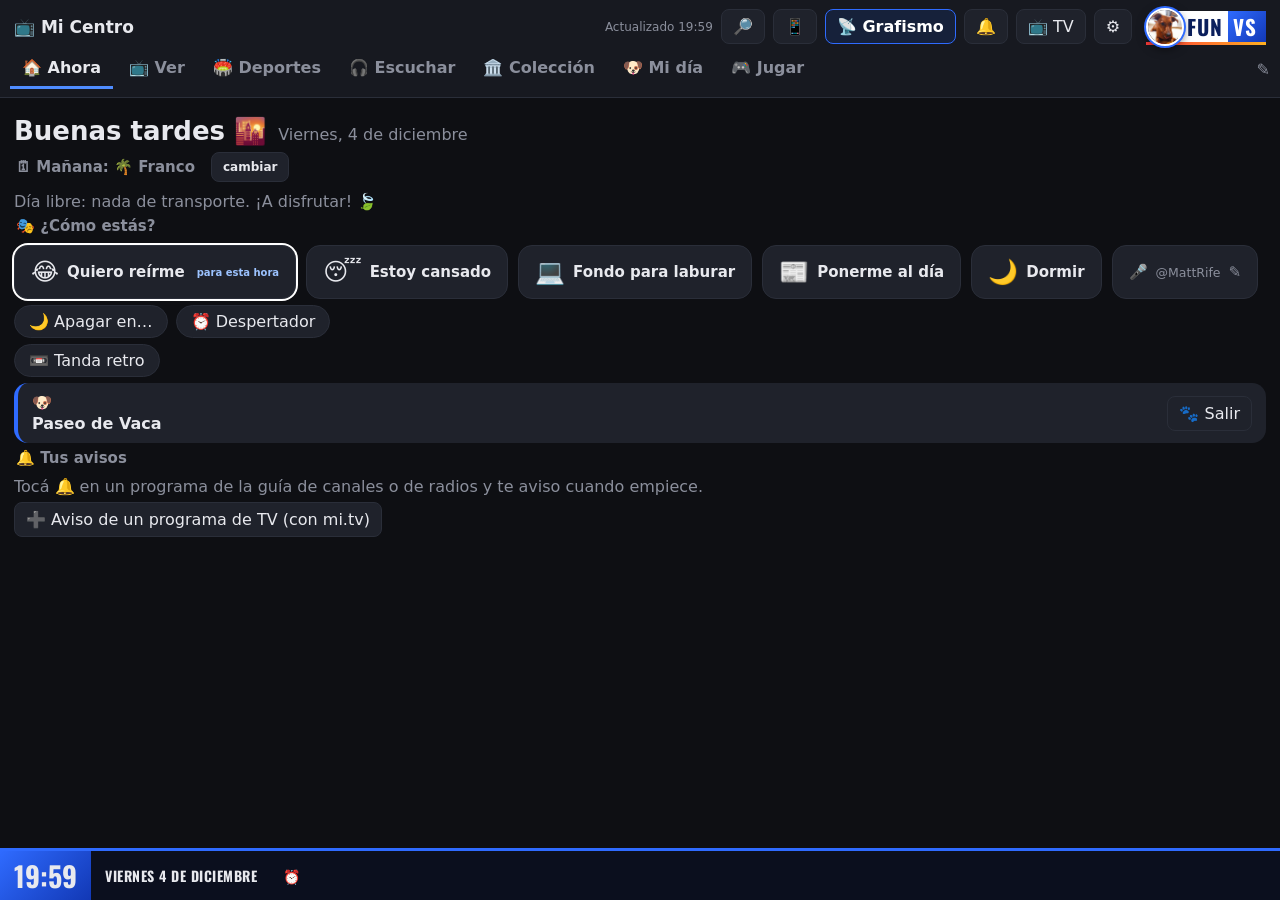
<file: index.html>
<!DOCTYPE html>
<html lang="es">
<head>
<meta charset="UTF-8">
<meta name="viewport" content="width=device-width, initial-scale=1">
<meta name="theme-color" content="#171920">
<meta name="referrer" content="strict-origin-when-cross-origin">
<title>Mi Centro de Streaming</title>
<link rel="icon" type="image/png" href="img/vaca-icon.png">
<link rel="apple-touch-icon" href="img/icon-192.png">
<link rel="manifest" href="manifest.webmanifest">
<meta name="mobile-web-app-capable" content="yes">
<link rel="preconnect" href="https://fonts.googleapis.com">
<link rel="stylesheet" href="https://fonts.googleapis.com/css2?family=Oswald:wght@500;700&family=VT323&display=swap">
<link rel="stylesheet" href="css/app.css?v=157">
</head>
<body>
<header>
  <div class="top">
    <h1>📺 Mi Centro</h1>
    <span class="upd" id="sync"></span>
    <span class="upd" id="upd"></span>
    <button id="btnGraf" title="Mostrar u ocultar el grafismo FUNVS">📡 Grafismo</button>
    <button id="btnDnd" title="No molestar">🔔</button>
    <button id="btnTv" title="Pantalla TV">📺 TV</button>
    <button id="btnSettings" title="Ajustes">⚙</button>
  </div>
  <div class="secrow"><nav class="sections" id="sections"></nav><button class="navedit" id="secEdit" title="Ordenar y ocultar secciones">✎</button></div>
</header>
<div id="scroller">
<div id="warns"></div>

<section id="player">
  <aside id="zap"></aside>
  <div class="pmain">
  <div class="pbar">
    <button id="zapToggle" title="Mostrar u ocultar la lista de canales">☰ Canales</button>
    <span>Pantallas:</span>
    <button data-l="1">1</button><button data-l="2">2</button><button data-l="4">4</button>
    <span class="pacts" id="pbarActs"></span>
    <span class="sp"></span>
    <button id="btnHide" title="Cerrar el reproductor">✕ Cerrar</button>
  </div>
  <div class="stage l1" id="stage"></div>
  <div class="remote" id="remote"></div>
  </div>
</section>

<main>
  <section class="view" id="v-inicio"></section>
  <section class="view" id="v-canales">
    <div class="subbar">
      <nav class="tabs" id="tabs"></nav>
      <div id="canalTools" style="display:flex;gap:6px">
        <button id="btnRefresh" title="Actualizar estados">⟳</button>
        <button class="pri" id="btnAdd">＋ Canal</button>
        <button id="btnCats">Categorías</button>
        <button id="btnOrder" title="Ordenar, numerar y editar canales">🔢 Ordenar</button>
        <button id="btnGuia" title="Ver como guía de TV (por número y horario)">📺 Guía</button>
      </div>
    </div>
    <div id="chanGrid"></div>
  </section>
  <section class="view" id="v-radios"></section>
  <section class="view" id="v-calendario"></section>
  <section class="view" id="v-fulbito"></section>
  <section class="view" id="v-prode"></section>
  <section class="view" id="v-motor"></section>
  <section class="view" id="v-boxeo"></section>
  <section class="view" id="v-series"></section>
  <section class="view" id="v-peliculas"></section>
  <section class="view" id="v-musica"></section>
  <section class="view" id="v-rap"></section>
  <section class="view" id="v-420"></section>
  <section class="view" id="v-mg"></section>
  <section class="view" id="v-porteno"></section>
  <section class="view" id="v-paseo"></section>
  <section class="view" id="v-figus"></section>
  <section class="view" id="v-fechas"></section>
  <section class="view" id="v-tandas"></section>
  <section class="view" id="v-nichos"></section>
  <section class="view" id="v-fragotime"></section>
  <section class="view" id="v-novelas"></section>
  <section class="view" id="v-momentos"></section>
  <section class="view" id="v-noticias"></section>
  <section class="view" id="v-velez"></section>
  <section class="view" id="v-juegos"></section>
  <section class="view" id="v-wrapped"></section>
</main>
</div>

<div id="bottom">
  <div id="musicbar"></div>
  <div id="radiobar"></div>
</div>
<div id="toasts"></div>
<audio id="radioAudio" preload="none"></audio>

<!-- Agregar / editar canal -->
<dialog id="dlgCh">
  <h3 id="chTitle">Agregar canal</h3>
  <label>Link del canal o del vivo</label>
  <input id="chUrl" placeholder="youtube.com/@canal · twitch.tv/canal · kick.com/canal">
  <label>Nombre (opcional, si no lo tomo del canal)</label>
  <input id="chName" placeholder="Ej: Vélez a Fondo">
  <label>Categoría</label>
  <select id="chCat"></select>
  <div class="msg" id="chMsg"></div>
  <div class="btns">
    <button id="chDel" style="display:none;color:#ff7b7b">Borrar</button>
    <span class="sp"></span>
    <button data-close>Cancelar</button>
    <button class="pri" id="chSave">Guardar</button>
  </div>
</dialog>

<!-- Categorías -->
<dialog id="dlgCats">
  <h3>Tus categorías</h3>
  <p>Renombrá, borrá o agregá. Si borrás una, sus canales pasan a "Sin categoría".</p>
  <div id="catList" style="margin-top:10px"></div>
  <div class="catrow"><input id="newCat" placeholder="Nueva categoría"><button id="addCat">Agregar</button></div>
  <div class="btns"><span class="sp"></span><button class="pri" data-close>Listo</button></div>
</dialog>

<!-- Ajustes -->
<dialog id="dlgSet" class="setdlg">
  <h3>⚙ Ajustes</h3>
  <input id="setFind" type="search" placeholder="🔎 Buscar un ajuste (ej: calidad, telegram, cuota)" autocomplete="off">
  <details class="sgrp" data-sg="aparato" open><summary><span>📟</span><b>Este aparato</b><small>modo, pantalla completa, calidad · solo acá</small></summary><div class="sgbody">
  <label>Este aparato es</label>
  <div style="display:flex;gap:8px;flex-wrap:wrap"><select id="setDevice" style="flex:1"></select></div>
  <div id="setEdgeRow" style="display:none;align-items:center;gap:8px;color:var(--txt)">Margen por los bordes redondos <input type="range" id="setEdge" min="0" max="48" step="2" style="flex:1"> <b id="setEdgeV"></b></div>
  <label style="display:flex;gap:6px;align-items:center;color:var(--txt)"><input type="checkbox" id="setLite" style="width:auto"> ⚡ Modo liviano (Fire Stick): sin animaciones, video hasta 720p y nada de fondo mientras mirás. Solo en este aparato.</label>
  <label style="display:flex;gap:6px;align-items:center;color:var(--txt)"><input type="checkbox" id="setYtApp" style="width:auto"> ▶️ YouTube en la app oficial: se abre con tu cuenta (Premium = sin anuncios). Recomendado en el Fire Stick; en la app del celu sigue en segundo plano.</label>
  <label>Calidad de video</label>
  <div style="display:flex;gap:8px"><select id="setQuality" style="flex:1"></select><button type="button" id="qMeasure">Medir conexión</button></div>
  <p id="qInfo" style="margin-top:4px"></p>
  <p style="margin-top:2px">En Twitch se aplica la calidad elegida. YouTube y Kick ajustan la calidad solos según tu conexión.</p>
  </div></details>
  <details class="sgrp" data-sg="pantalla"><summary><span>🎨</span><b>Pantalla</b><small>YouTube sin barra, efecto de tele, grafismo, Pantalla TV</small></summary><div class="sgbody">
  <label style="display:flex;gap:6px;align-items:center;color:var(--txt)"><input type="checkbox" id="setYtClean" style="width:auto"> 🧼 Ocultar la barra y el título de YouTube (se maneja con los botones de FUNVS)</label>
  <label style="display:flex;gap:6px;align-items:center;color:var(--txt)"><input type="checkbox" id="setZfx" style="width:auto"> 📺 Efecto de tele vieja al cambiar de canal</label>
  <label style="display:flex;gap:6px;align-items:center;color:var(--txt);margin-left:24px"><input type="checkbox" id="setZfxS" style="width:auto"> con ruido de estática</label>
  <label style="display:flex;gap:6px;align-items:center;color:var(--txt)"><input type="checkbox" id="setHud" style="width:auto"> Mostrar el grafismo FUNVS en las esquinas de la página</label>
  <label style="color:var(--txt)">🎨 Estilo del grafismo <small style="color:var(--mut)">(en todos tus aparatos)</small></label>
  <select id="setGs"><option value="">Clásico (el de siempre)</option><option value="depo">🏟️ Deportivo</option><option value="vhs">📼 Retro VHS</option><option value="mini">🧊 Minimal</option></select>
  <label style="display:flex;gap:6px;align-items:center;color:var(--txt)"><input type="checkbox" id="setSafe" style="width:auto"> 📐 En la Pantalla TV, achicar un poco el video para que el grafismo FUNVS no tape el del programa</label>
  <div style="margin-top:8px"><b style="color:var(--txt)">🐶 Fotos de Vaca</b> <small style="color:var(--mut)">van pasando en el logo de FUNVS, cada 12 segundos</small>
    <div id="petList" class="petlist"></div>
    <label class="petadd"><input type="file" id="petIn" accept="image/*" multiple hidden>＋ Subir fotos</label><button type="button" class="petadd" id="petPaste" title="Pegar la imagen que copiaste (también anda Ctrl+V)">📋 Pegar</button></div>
  
  </div></details>
  <details class="sgrp" data-sg="avisos"><summary><span>🔔</span><b>Avisos</b><small>notificaciones, Telegram, no molestar</small></summary><div class="sgbody"><div id="setNotifs"></div>
  <p style="margin-top:4px">Apagar un aviso no saca nada: la sección sigue estando para que entres cuando quieras. Las campanitas de cada programa o partido se siguen eligiendo en su lugar.</p>
  <hr class="sghr">
  <div class="btns" style="margin-top:8px"><button type="button" id="btnTg">📲 Avisos por Telegram</button></div>
  <label>🔕 No molestar (en este aparato)</label>
  <div style="display:flex;gap:8px;align-items:center;flex-wrap:wrap">
    <label style="margin:0;display:flex;gap:6px;align-items:center;color:var(--txt)"><input type="checkbox" id="dndSched" style="width:auto"> Activarlo solo de</label>
    <input type="time" id="dndFrom" style="width:auto"> a <input type="time" id="dndTo" style="width:auto">
  </div>
  <p style="margin-top:4px">Con No molestar no salen avisos de goles ni de carreras: se guardan y te los muestro cuando lo desactivás (botón 🔔/🔕 de arriba).</p>
  
  </div></details>
  <details class="sgrp" data-sg="contenido"><summary><span>📺</span><b>Contenido</b><small>noticias silenciadas, grilla, YouTube y cuota</small></summary><div class="sgbody">
  <label>🙈 No mostrarme noticias de <small class="mut">(palabras separadas por coma: FUNVS al minuto, Noticias, Último momento)</small></label>
  <input id="setMute" placeholder="boca, river…" autocomplete="off">
  <label>🗓 Grilla desde tu calendario <small class="mut">(link iCal secreto · eventos "Canal | Programa")</small></label>
  <div style="display:flex;gap:8px"><input id="setIcal" type="password" placeholder="https://calendar.google.com/calendar/ical/…/basic.ics" style="flex:1" autocomplete="off"><button id="setIcalHelp" type="button">¿Cómo?</button></div>
  
  <hr class="sghr">
  <label>Clave de YouTube <small class="mut">(para saber quién está en vivo o programado)</small></label>
  <input id="setKey" placeholder="AIza..." autocomplete="off">
  <details style="margin-top:6px"><summary style="cursor:pointer;color:var(--mut);font-size:13px">¿Cómo la saco?</summary>
  <ol>
    <li>Entrá a <a href="https://console.cloud.google.com/" target="_blank" rel="noopener" style="color:var(--acc)">console.cloud.google.com</a> con tu Gmail y creá un proyecto.</li>
    <li>En "APIs y servicios" → "Biblioteca", buscá <b>YouTube Data API v3</b> y tocá "Habilitar".</li>
    <li>En "Credenciales" → "Crear credenciales" → "Clave de API". Copiala y pegala acá.</li>
    <li>Recomendado: en la clave, "Restricciones de aplicaciones" → "Sitios web", y poné la dirección de esta página terminada en <b>/*</b>.</li>
  </ol></details>
  <div class="btns" style="margin-top:8px"><button type="button" id="btnLikeSetup">👍 Conectar YouTube para dar Me gusta</button></div>
  <label>Revisar quién está en vivo cada</label>
  <select id="setRef">
    <option value="3">3 minutos</option><option value="5">5 minutos</option>
    <option value="10">10 minutos</option><option value="15">15 minutos</option>
  </select>
  <div id="setQuota" class="quota"></div>
  
  </div></details>
  <details class="sgrp" data-sg="datos"><summary><span>☁️</span><b>Datos</b><small>sincronización y copia de seguridad</small></summary><div class="sgbody">
  <label>Token de GitHub <small class="mut">(compu, tele y celu con lo mismo)</small></label>
  <input id="setTok" placeholder="ghp_..." autocomplete="off">
  <div class="msg" id="syncState"></div>
  <p style="margin-top:4px">Código de sincronización: <b id="syncCode" style="color:var(--txt);user-select:all"></b></p>
  <details><summary style="cursor:pointer;color:var(--mut);font-size:13px">¿Cómo lo saco?</summary>
  <p style="margin-top:6px">Tus canales, radios, ligas, noticias y la clave de YouTube se guardan en un archivo privado de tu cuenta de GitHub, y todos los dispositivos con este token usan lo mismo.</p>
  <ol>
    <li>Con tu sesión de GitHub iniciada, abrí <a href="https://github.com/settings/tokens/new?scopes=gist&description=Mi%20Centro%20de%20Streaming" target="_blank" rel="noopener" style="color:var(--acc)">este link para crear el token</a> (ya viene marcado solo el permiso <b>gist</b>).</li>
    <li>En "Expiration" elegí <b>No expiration</b>, bajá y tocá <b>Generate token</b>.</li>
    <li>Copiá el código que empieza con <b>ghp_</b> y pegalo arriba. Guardalo en algún lado: GitHub no te lo vuelve a mostrar.</li>
    <li>En cada dispositivo nuevo, pegás el mismo token acá y listo.</li>
  </ol></details>
  <details style="margin-top:10px"><summary style="cursor:pointer;color:var(--mut);font-size:13px">Pasar todo a mano (sin GitHub)</summary>
    <textarea id="setSync" style="margin-top:8px"></textarea>
    <div class="btns" style="margin-top:6px"><button id="btnCopy">Copiar</button><button id="btnImport">Importar lo pegado</button></div>
  </details>
  
  <hr class="sghr"><label>💾 Copia de seguridad</label>
  <p style="margin-top:2px">Baja un archivo con todo (canales, radios, música, Colección, ajustes) para guardarlo o pasarlo a otro aparato.</p>
  <div style="display:flex;gap:8px;flex-wrap:wrap"><button type="button" id="bkDown">⬇ Bajar copia</button><label class="btn" style="cursor:pointer">⬆ Restaurar copia<input type="file" id="bkUp" accept="application/json,.json" hidden></label></div>
  <hr class="sghr"><label>🩺 Estado de los datos</label>
  <p style="margin-top:2px">Lo que junta el robot de GitHub (noticias, guía, automovilismo…): cuándo se actualizó cada cosa.</p>
  <button type="button" id="stChk">🔎 Revisar estado</button>
  <div id="stOut" class="stout"></div>
  </div></details>
  <div class="msg" id="setMsg"></div>
  <div class="btns"><span class="sp"></span><button data-close>Cancelar</button><button class="pri" id="setSave">Guardar</button></div>
</dialog>

<script src="js/lite.js?v=157"></script>
<script src="js/core.js?v=157"></script>
<script src="js/player.js?v=157"></script>
<script src="js/guia.js?v=157"></script>
<script src="js/canales.js?v=157"></script>
<script src="js/radiogrilla.js?v=157"></script>
<script src="js/radio.js?v=157"></script>
<script src="js/clasicos.js?v=157"></script>
<script src="js/retro.js?v=157"></script>
<script src="js/fulbito.js?v=157"></script>
<script src="js/actualidad.js?v=157"></script>
<script src="js/noticias.js?v=157"></script>
<script src="js/velez.js?v=157"></script>
<script src="js/calendario.js?v=157"></script>
<script src="js/motor.js?v=157"></script>
<script src="js/musica.js?v=157"></script>
<script src="js/prode.js?v=157"></script>
<script src="js/momentos.js?v=157"></script>
<script src="js/stats.js?v=157"></script>
<script src="js/tv.js?v=157"></script>
<script src="js/zapping.js?v=157"></script>
<script src="js/teclado.js?v=157"></script>
<script src="js/zocalos.js?v=157"></script>
<script src="js/calidad.js?v=157"></script>
<script src="js/rap.js?v=157"></script>
<script src="js/diario420.js?v=157"></script>
<script src="js/time420.js?v=157"></script>
<script src="js/likes.js?v=157"></script>
<script src="js/boxeo.js?v=157"></script>
<script src="js/series.js?v=157"></script>
<script src="js/resumenes.js?v=157"></script>
<script src="js/telegram.js?v=157"></script>
<script src="js/ver.js?v=157"></script>
<script src="js/juegos.js?v=157"></script>
<script src="js/inicio.js?v=157"></script>
<script src="js/vaca.js?v=157"></script>
<script src="js/figus.js?v=157"></script>
<script src="js/humor.js?v=157"></script>
<script src="js/dia.js?v=157"></script>
<script src="js/mg.js?v=157"></script>
<script src="js/porteno.js?v=157"></script>
<script src="js/reloj.js?v=157"></script>
<script src="js/buscar.js?v=157"></script>
<script src="js/avisos.js?v=157"></script>
<script src="js/partido.js?v=157"></script>
<script src="js/infobar.js?v=157"></script>
<script src="js/grafismo.js?v=157"></script>
<script src="js/control.js?v=157"></script>
<script src="js/tanda.js?v=157"></script>
<script src="js/nichos.js?v=157"></script>
<script src="js/fragotime.js?v=157"></script>
<script src="js/novelas.js?v=157"></script>
<script src="js/flash420.js?v=157"></script>
<script src="js/main.js?v=157"></script>
<script src="js/app.js?v=157"></script>
</body>
</html>
</file>
<file: css/app.css>
:root { --bg:#0e0f13; --panel:#171920; --panel2:#1f222b; --line:#2a2e39; --txt:#e8e9ee; --mut:#8b8f9c; --acc:#4f8cff; --live:#ff3b3b; --soon:#ffb020; --ok:#3ccf7a; --yt:#ff3d3d; --tw:#a970ff; --kick:#53fc18; --velez:#1d4fd8; }
* { box-sizing:border-box; margin:0; padding:0; }
body { background:var(--bg); color:var(--txt); font-family:system-ui,-apple-system,Segoe UI,Roboto,sans-serif; min-height:100vh; padding-bottom:80px; }
a { color:inherit; }
button, select, input { font:inherit; color:var(--txt); background:var(--panel2); border:1px solid var(--line); border-radius:8px; padding:7px 11px; }
button { cursor:pointer; } button:hover, button:focus-visible { border-color:var(--acc); outline:none; }
button.on { background:var(--acc); border-color:var(--acc); color:#fff; font-weight:600; }
button.pri { background:var(--acc); border-color:var(--acc); color:#fff; }
button.sm { padding:4px 9px; font-size:13px; }
.mut { color:var(--mut); }

/* ---------- Encabezado y secciones ---------- */
header { position:sticky; top:0; z-index:20; background:var(--panel); border-bottom:1px solid var(--line); }
.top { display:flex; align-items:center; gap:8px; padding:9px 14px 6px; }
.top h1 { font-size:17px; margin-right:auto; white-space:nowrap; }
.upd { color:var(--mut); font-size:12px; white-space:nowrap; overflow:hidden; text-overflow:ellipsis; }
.sections { display:flex; gap:4px; padding:0 10px; overflow-x:auto; scrollbar-width:none; }
.sections button { background:none; border:none; border-bottom:3px solid transparent; border-radius:0; padding:8px 12px 9px; white-space:nowrap; color:var(--mut); font-weight:600; }
.sections button.on { color:var(--txt); border-bottom-color:var(--acc); background:none; }
.sections button[data-s="velez"].on { border-bottom-color:#fff; color:#fff; }
.sections .cnt { background:var(--live); color:#fff; border-radius:10px; padding:0 6px; font-size:11px; margin-left:4px; }
.view { display:none; padding:14px; }
.view.show { display:block; }
.subbar { display:flex; gap:8px; align-items:center; margin-bottom:12px; flex-wrap:wrap; }
.tabs { display:flex; gap:6px; overflow-x:auto; scrollbar-width:none; flex:1; min-width:0; }
.tabs button { white-space:nowrap; font-size:14px; padding:6px 12px; border-radius:20px; }
.tabs .cnt { font-size:11px; opacity:.8; margin-left:4px; }
.tabs .livetab .cnt { background:var(--live); color:#fff; border-radius:10px; padding:0 6px; opacity:1; }
h2.sec { font-size:15px; color:var(--mut); font-weight:600; margin:6px 2px 10px; display:flex; align-items:center; gap:8px; }
h2.sec .sp { flex:1; }
.empty { color:var(--mut); line-height:1.6; padding:26px 10px; text-align:center; }

/* ---------- Tarjetas de canales ---------- */
.grid { display:grid; grid-template-columns:repeat(auto-fill, minmax(230px, 1fr)); gap:12px; margin-bottom:22px; }
.card { background:var(--panel); border:1px solid var(--line); border-radius:10px; overflow:hidden; cursor:pointer; display:flex; flex-direction:column; position:relative; text-decoration:none; }
.card:hover, .card:focus-visible { border-color:var(--acc); outline:none; }
.thumb { aspect-ratio:16/9; background:#000 center/cover no-repeat; position:relative; display:flex; align-items:center; justify-content:center; }
.thumb .av { width:64px; height:64px; border-radius:50%; background:#222 center/cover; display:flex; align-items:center; justify-content:center; font-size:26px; font-weight:700; }
.card.off .thumb { filter:saturate(.4) brightness(.75); }
.badge { position:absolute; left:8px; bottom:8px; font-size:12px; font-weight:700; padding:3px 8px; border-radius:5px; background:#000c; }
.badge.live { background:var(--live); color:#fff; }
.badge.soon { background:var(--soon); color:#000; }
.plat { position:absolute; right:8px; top:8px; width:10px; height:10px; border-radius:50%; }
.info { padding:9px 11px 11px; }
.info .n { font-weight:600; font-size:14px; }
.info .t { color:var(--mut); font-size:13px; margin-top:3px; display:-webkit-box; -webkit-line-clamp:2; -webkit-box-orient:vertical; overflow:hidden; min-height:2.6em; }
.cardbtns { position:absolute; top:6px; left:6px; display:flex; gap:4px; z-index:2; opacity:0; }
.cardbtns button { background:#000b; border:none; padding:2px 8px; font-size:14px; border-radius:6px; }
.card:hover .cardbtns, .card:focus-within .cardbtns { opacity:1; }

/* ---------- Reproductor ---------- */
#player { display:none; background:#000; border-bottom:1px solid var(--line); }
#player.show { display:block; }
.pbar { display:flex; gap:6px; align-items:center; padding:6px 10px; background:var(--panel); flex-wrap:wrap; }
.pbar span { color:var(--mut); font-size:13px; }
.pbar .sp { flex:1; }
.stage { display:grid; gap:4px; padding:4px; height:min(72vh, 56vw); }
.stage.l1 { grid-template-columns:1fr; }
.stage.l2 { grid-template-columns:1fr 1fr; }
.stage.l4 { grid-template-columns:1fr 1fr; grid-template-rows:1fr 1fr; }
.slot { position:relative; background:#050505; border:2px solid transparent; border-radius:6px; overflow:hidden; display:flex; min-height:0; }
.slot.hide { display:none; }
.slot.sel { border-color:var(--acc); }
.slot .vw { flex:1; min-width:0; position:relative; display:flex; }
.slot .vw > iframe, .slot .vw > div, .slot .vw iframe { border:0; width:100%; height:100%; }
.slot .chat { width:340px; flex:none; border:0; border-left:1px solid #222; background:#0f0f0f; color-scheme:dark; height:100%; }
@media (min-width:1500px) { .slot .chat { width:380px; } }
.slot .ph { margin:auto; color:var(--mut); font-size:14px; text-align:center; padding:16px; }
.slot .lbl { position:absolute; left:8px; top:6px; z-index:3; font-size:12px; background:#000b; padding:2px 7px; border-radius:6px; pointer-events:none; max-width:45%; overflow:hidden; text-overflow:ellipsis; white-space:nowrap; }
.slot .bar { position:absolute; top:6px; right:6px; display:flex; gap:4px; z-index:3; opacity:0; transition:.15s; }
.slot:hover .bar, .slot.sel .bar { opacity:1; }
.slot.withchat .bar { right:350px; }
@media (min-width:1500px) { .slot.withchat .bar { right:390px; } }
.slot .bar button { padding:3px 8px; font-size:12px; background:#000c; }
.slot .bar button.on { background:var(--acc); }
.slot .muted-ic { position:absolute; left:8px; bottom:8px; z-index:3; font-size:12px; background:#000c; padding:3px 8px; border-radius:6px; display:none; cursor:pointer; }
.slot.mutedbyapp .muted-ic { display:block; }
/* modo solo audio: el video queda invisible y diminuto */
.slot.audio .vw { position:absolute; width:2px; height:2px; opacity:0; pointer-events:none; overflow:hidden; flex:none; }
.slot .face { display:none; margin:auto; text-align:center; padding:20px; }
.slot.audio .face { display:block; }
.face .big { font-size:42px; }
.face .nm { font-weight:600; margin-top:6px; }
.eq { display:inline-flex; gap:3px; height:18px; align-items:flex-end; margin-top:10px; }
.eq i { width:4px; background:var(--acc); animation:eq 1s infinite ease-in-out; }
.eq i:nth-child(2) { animation-delay:.2s } .eq i:nth-child(3) { animation-delay:.4s } .eq i:nth-child(4) { animation-delay:.1s }
@keyframes eq { 0%,100% { height:4px } 50% { height:18px } }
.paused .eq i, .mutedbyapp .eq i { animation:none; height:4px; }

/* ---------- Radios ---------- */
.rgrid { display:grid; grid-template-columns:repeat(auto-fill, minmax(200px, 1fr)); gap:10px; margin-bottom:22px; }
.rcard { display:flex; align-items:center; gap:10px; background:var(--panel); border:1px solid var(--line); border-radius:10px; padding:10px; cursor:pointer; position:relative; }
.rcard:hover, .rcard:focus-visible { border-color:var(--acc); outline:none; }
.rcard.playing { border-color:var(--acc); background:#16213a; }
.rcard .lg { width:46px; height:46px; border-radius:8px; background:#222 center/contain no-repeat; flex:none; display:flex; align-items:center; justify-content:center; font-size:20px; }
.rcard .tx { min-width:0; flex:1; }
.rcard .tx b { display:block; font-size:14px; overflow:hidden; text-overflow:ellipsis; white-space:nowrap; }
.rcard .tx span { font-size:12px; color:var(--mut); display:block; overflow:hidden; text-overflow:ellipsis; white-space:nowrap; }
.rcard .act { background:none; border:none; font-size:16px; padding:4px; color:var(--mut); }
.rcard .act:hover { color:var(--txt); }
.rsearch { display:flex; gap:8px; margin-bottom:12px; flex-wrap:wrap; }
.rsearch input { flex:1; min-width:180px; }
#radiobar { position:fixed; left:0; right:0; bottom:0; z-index:30; background:#12141b; border-top:1px solid var(--line); display:none; align-items:center; gap:10px; padding:8px 14px; }
#radiobar.show { display:flex; }
#radiobar .lg { width:40px; height:40px; border-radius:6px; background:#222 center/contain no-repeat; flex:none; }
#radiobar .tx { flex:1; min-width:0; }
#radiobar .tx b { display:block; font-size:14px; overflow:hidden; text-overflow:ellipsis; white-space:nowrap; }
#radiobar .tx span { font-size:12px; color:var(--mut); }
#radiobar input[type=range] { width:110px; padding:0; }
#radiobar .st-live { color:var(--live); }

/* ---------- Fulbito ---------- */
.chips { display:flex; flex-wrap:wrap; gap:6px; margin-bottom:10px; }
.chips button { border-radius:20px; font-size:13px; padding:5px 11px; }
.league { background:var(--panel); border:1px solid var(--line); border-radius:10px; margin-bottom:12px; overflow:hidden; }
.league h3 { font-size:14px; padding:9px 12px; background:var(--panel2); display:flex; align-items:center; gap:8px; }
.league h3 img { width:20px; height:20px; object-fit:contain; }
.match { display:grid; grid-template-columns:62px 1fr auto 1fr; align-items:center; gap:8px; padding:9px 12px; border-top:1px solid var(--line); font-size:14px; }
.match:first-of-type { border-top:none; }
.match .st { font-size:12px; color:var(--mut); text-align:center; }
.match.live .st { color:var(--live); font-weight:700; }
.match .tm { display:flex; align-items:center; gap:7px; min-width:0; }
.match .tm.h { justify-content:flex-end; text-align:right; }
.match .tm span { overflow:hidden; text-overflow:ellipsis; white-space:nowrap; }
.match .tm img { width:22px; height:22px; object-fit:contain; flex:none; }
.match .tm.fav span { color:#7fb0ff; font-weight:700; }
.match .sc { font-weight:800; font-size:16px; min-width:52px; text-align:center; }
.match.pre .sc { color:var(--mut); font-weight:500; font-size:13px; }
.match .star { background:none; border:none; padding:0 2px; color:var(--mut); font-size:14px; }
.match .star.on { color:#ffd24a; background:none; }
.match .goals { grid-column:2 / 5; font-size:12px; color:var(--mut); }
.box { background:var(--panel); border:1px solid var(--line); border-radius:10px; padding:12px; margin-bottom:14px; }
.box label { font-size:13px; color:var(--mut); display:flex; align-items:center; gap:6px; margin:4px 0; }
.box label input { width:auto; }
details.cfg > summary { cursor:pointer; color:var(--mut); font-size:14px; margin-bottom:10px; }

/* ---------- Noticias ---------- */
.news { display:flex; flex-direction:column; gap:2px; }
.nitem { display:block; text-decoration:none; padding:11px 12px; background:var(--panel); border-radius:8px; border:1px solid transparent; }
.nitem:hover { border-color:var(--acc); }
.nitem b { font-weight:600; font-size:15px; line-height:1.35; display:block; }
.nitem span { font-size:12px; color:var(--mut); margin-top:4px; display:block; }
.srclist { display:grid; grid-template-columns:repeat(auto-fill, minmax(190px, 1fr)); gap:6px; max-height:46vh; overflow-y:auto; padding:2px; }
.srclist label { display:flex; gap:7px; align-items:center; font-size:14px; background:var(--panel2); border-radius:8px; padding:7px 9px; cursor:pointer; }
.srclist label small { color:var(--mut); margin-left:auto; }

/* ---------- Mundo Vélez ---------- */
.vhero { background:linear-gradient(135deg, #fff 0 46%, var(--velez) 46% 54%, #fff 54%); color:#0b1f5c; border-radius:12px; padding:16px 18px; margin-bottom:16px; display:flex; align-items:center; gap:14px; }
.vhero .v { font-size:44px; font-weight:900; color:var(--velez); font-family:Georgia,serif; line-height:1; }
.vhero h2 { font-size:20px; } .vhero p { font-size:13px; opacity:.8; }
.vcols { display:grid; grid-template-columns:1fr 1fr; gap:16px; }
.vblock { margin-bottom:18px; }
.vids { display:grid; grid-template-columns:repeat(auto-fill, minmax(200px, 1fr)); gap:10px; }

/* ---------- Avisos ---------- */
#toasts { position:fixed; right:14px; bottom:84px; z-index:50; display:flex; flex-direction:column; gap:8px; max-width:min(380px, 92vw); }
.toast { background:#10301d; border:1px solid var(--ok); border-radius:10px; padding:12px 14px; box-shadow:0 8px 30px #0008; animation:tin .3s ease-out; cursor:pointer; }
.toast.goal { background:linear-gradient(90deg, #0d3a1f, #10301d); font-size:15px; }
.toast.goal .g { font-size:22px; font-weight:900; display:block; margin-bottom:2px; }
.toast small { color:#b9d8c4; display:block; margin-top:3px; }
.toast.info { background:var(--panel2); border-color:var(--line); }
@keyframes tin { from { transform:translateY(20px); opacity:0 } }
.warn { background:#3a2a00; color:#ffd479; font-size:13px; padding:8px 14px; }
.warn button { margin-left:8px; padding:3px 9px; font-size:12px; }

/* ---------- Diálogos ---------- */
dialog { margin:auto; background:var(--panel); color:var(--txt); border:1px solid #333; border-radius:12px; padding:18px; width:min(600px, 94vw); max-height:90vh; }
dialog::backdrop { background:#000b; }
dialog h3 { margin-bottom:10px; }
dialog p, dialog li { color:var(--mut); font-size:13px; line-height:1.55; }
dialog ol { padding-left:18px; margin:6px 0 10px; }
dialog label { display:block; font-size:13px; color:var(--mut); margin:12px 0 4px; }
dialog input, dialog select { width:100%; }
dialog textarea { width:100%; height:130px; background:var(--panel2); color:var(--txt); border:1px solid #333; border-radius:8px; padding:8px; font:12px monospace; }
.btns { display:flex; gap:8px; margin-top:14px; flex-wrap:wrap; }
.btns .sp { flex:1; }
.catrow { display:flex; gap:6px; margin-bottom:6px; }
.catrow input { flex:1; }
.msg { font-size:13px; margin-top:8px; min-height:1em; }
.msg.err { color:#ff7b7b; } .msg.ok { color:#6fdc8c; }

/* ---------- Celular ---------- */
@media (max-width:800px) {
  .top h1 { font-size:15px; }
  .stage { height:auto; }
  .stage.l2, .stage.l4 { grid-template-columns:1fr; grid-template-rows:none; }
  .slot { aspect-ratio:16/9; flex-direction:column; }
  .slot.withchat { aspect-ratio:auto; height:85vh; }
  .slot.withchat .vw { height:auto; aspect-ratio:16/9; flex:none; }
  .slot .chat { width:100%; flex:1; border-left:none; border-top:1px solid #222; height:auto; }
  .slot .bar, .slot.withchat .bar { opacity:1; right:6px; }
  .grid { grid-template-columns:repeat(auto-fill, minmax(160px, 1fr)); gap:9px; }
  .cardbtns { opacity:1; }
  .info .t { font-size:12px; }
  .vcols { grid-template-columns:1fr; }
  .match { grid-template-columns:48px 1fr auto 1fr; gap:5px; padding:9px 8px; font-size:13px; }
  #radiobar input[type=range] { display:none; }
}

/* ---------- Calendario ---------- */
.progs { display:flex; flex-direction:column; gap:8px; }
.prog { display:flex; gap:12px; background:var(--panel); border:1px solid var(--line); border-left:4px solid var(--line); border-radius:10px; padding:11px 12px; }
.prog.live { border-left-color:var(--live); }
.prog.soon { border-left-color:var(--soon); }
.prog.off { opacity:.6; }
.ptime { font-weight:800; font-size:17px; min-width:52px; }
.pbody { flex:1; min-width:0; }
.pname { font-weight:700; font-size:15px; display:flex; align-items:center; gap:8px; flex-wrap:wrap; }
.pst { font-size:11px; font-weight:700; padding:2px 7px; border-radius:5px; background:var(--panel2); color:var(--mut); }
.pst.live { background:var(--live); color:#fff; }
.pst.soon { background:var(--soon); color:#000; }
.pmeta { font-size:12px; color:var(--mut); margin-top:3px; }
.ptitle { font-size:13px; margin-top:5px; }
.pnews { margin-top:7px; display:flex; flex-direction:column; gap:3px; }
.pnews a { font-size:13px; text-decoration:none; }
.pnews a:hover { text-decoration:underline; }
.pnews small { color:var(--mut); }
.plinks { display:flex; gap:6px; flex-wrap:wrap; margin-top:9px; }
.plinks .lnk { text-decoration:none; background:var(--panel2); border:1px solid var(--line); border-radius:8px; padding:4px 9px; font-size:13px; }
.plinks .lnk:hover { border-color:var(--acc); }
.week { display:grid; grid-template-columns:repeat(7, 1fr); gap:8px; }
.wday { background:var(--panel); border:1px solid var(--line); border-radius:10px; padding:9px; min-height:120px; }
.wday.today { border-color:var(--acc); }
.wday h4 { font-size:13px; margin-bottom:8px; color:var(--mut); }
.wday.today h4 { color:var(--acc); }
.wprog { font-size:13px; background:var(--panel2); border-radius:6px; padding:6px 7px; margin-bottom:5px; cursor:pointer; }
.wprog:hover { outline:1px solid var(--acc); }
.daypick label { display:inline-flex; gap:5px; align-items:center; margin:0; background:var(--panel2); border-radius:20px; padding:5px 10px; color:var(--txt); }
.daypick label input { width:auto; }
@media (max-width:800px) { .week { grid-template-columns:1fr; } .wday { min-height:0; } }

/* ---------- FUNVS: grafismo de TV ---------- */
.stage { position:relative; }
.hud { position:absolute; inset:4px; z-index:4; pointer-events:none; font-family:Oswald, 'Arial Narrow', system-ui, sans-serif; color:#fff; text-shadow:0 1px 3px #000c; }
.hud.off { display:none; }
.hud > * { position:absolute; }
/* logo (mosca) */
.hud-logo { top:16px; right:20px; display:flex; align-items:stretch; font-size:28px; font-weight:700; letter-spacing:1px; line-height:1; text-shadow:none; box-shadow:0 4px 18px #0007; opacity:.92; }
.hud-logo .f { background:#fff; color:#0b1f5c; padding:5px 6px 5px 10px; }
.hud-logo .v { background:linear-gradient(135deg, #2f6bff, #1238b5); color:#fff; padding:5px 10px 5px 6px; }
.hud-logo i { position:absolute; left:0; right:0; bottom:-4px; height:4px; background:linear-gradient(90deg, #ff3b3b, #ffb020); }
/* zócalo de lo que suena */
.hud-np { top:16px; left:18px; display:flex; align-items:stretch; max-width:58%; font-size:16px; box-shadow:0 4px 18px #0007; }
.hud-np:empty { display:none; }
.hud-np.in { animation:npin .6s cubic-bezier(.2,.8,.2,1); }
@keyframes npin { from { transform:translateX(-40px); opacity:0; clip-path:inset(0 100% 0 0); } to { clip-path:inset(0 0 0 0); } }
.hud-tag { background:#1238b5; padding:5px 10px; font-weight:700; letter-spacing:1.5px; font-size:13px; white-space:nowrap; display:flex; align-items:center; }
.hud-tag.live { background:var(--live); }
.hud-name { background:linear-gradient(90deg, #0b0f1ef2, #0b0f1ecc); padding:5px 14px; font-weight:500; overflow:hidden; text-overflow:ellipsis; white-space:nowrap; text-transform:uppercase; letter-spacing:.6px; border-bottom:3px solid #2f6bff; }
/* reloj, día y clima */
.hud-clock { left:18px; bottom:56px; display:grid; grid-template-columns:auto auto; grid-template-rows:auto auto; box-shadow:0 4px 18px #0007; }
.hud-time { grid-row:1 / 3; background:linear-gradient(135deg, #2f6bff, #1238b5); font-size:36px; font-weight:700; line-height:1; padding:8px 12px; display:flex; align-items:center; text-shadow:none; }
.hud-date { background:#fff; color:#0b1f5c; text-shadow:none; font-size:15px; font-weight:700; text-transform:uppercase; letter-spacing:.5px; padding:4px 12px; }
.hud-wx { background:#0b0f1ee6; display:flex; gap:14px; font-size:14px; padding:4px 12px; }
.hud-wx b { font-weight:700; }
/* controles */
.hud-ctl { right:20px; bottom:56px; pointer-events:auto; display:flex; align-items:center; gap:4px; background:#0b0f1ee6; border:1px solid #ffffff2a; border-radius:30px; padding:5px 12px; box-shadow:0 4px 18px #0007; }
.hud-ctl button { background:none; border:none; font-size:17px; padding:3px 8px; color:#fff; border-radius:20px; }
.hud-ctl button:hover, .hud-ctl button:focus-visible { background:#ffffff22; }
.hud-ctl input[type=range] { width:110px; padding:0; accent-color:#2f6bff; }
/* zócalo de noticias (solo en pantalla TV) */
.hud-ticker { left:0; right:0; bottom:0; height:40px; display:none; align-items:stretch; background:#0b0f1ef2; border-top:3px solid #2f6bff; font-size:17px; }
.tk-lbl { background:#fff; color:#0b1f5c; text-shadow:none; font-weight:700; padding:0 14px; display:flex; align-items:center; gap:5px; white-space:nowrap; letter-spacing:.5px; z-index:1; }
.tk-lbl b { color:var(--live); }
.tk-wrap { flex:1; overflow:hidden; display:flex; align-items:center; }
.tk-run { display:flex; white-space:nowrap; animation:tk 60s linear infinite; }
.tk-run span { padding-right:60px; }
.tk-run i { color:#2f6bff; font-style:normal; margin:0 18px; }
@keyframes tk { from { transform:translateX(0); } to { transform:translateX(-50%); } }
.hud-exit { top:68px; right:20px; pointer-events:auto; display:none; font-family:system-ui, sans-serif; font-size:13px; background:#000a; color:#fff; border:1px solid #ffffff44; border-radius:20px; padding:5px 12px; text-shadow:none; }
.stage.tvon .slot .lbl { display:none; }
.stage.tvon .slot .bar { top:64px; }
.stage.tvon .slot .muted-ic { bottom:auto; top:58px; }

/* ---------- Pantalla TV (estilo TuneIn) ---------- */
body.tvlock { overflow:hidden; }
#player.tvmode { position:fixed; inset:0; z-index:100; display:flex; flex-direction:column; background:#000; }
#player.tvmode .pbar { position:absolute; top:14px; left:50%; transform:translateX(-50%); z-index:8; background:#0b0f1ee6; border:1px solid #ffffff2a; border-radius:30px; padding:5px 8px; flex-wrap:nowrap; opacity:0; pointer-events:none; transition:opacity .25s; }
#player.tvmode .pbar > span { display:none; }
#player.tvmode .pbar button { white-space:nowrap; font-size:13px; padding:5px 10px; }
#player.tvmode .hud-np { max-width:34%; }
#player.tvmode.ui .pbar { opacity:1; pointer-events:auto; }
#player.tvmode .stage { flex:1; height:auto; padding:0; gap:2px; }
#player.tvmode .slot { border-radius:0; }
#player.tvmode .stage { padding-bottom:40px; }
#player.tvmode .hud { inset:0; }
#player.tvmode .hud-ticker { display:flex; }
#player.tvmode.ui .hud-exit { display:block; }
#player.tvmode.novideo .slot { display:none; }
.tvart { position:absolute; inset:0 0 40px 0; z-index:1; display:none; overflow:hidden; background:#070a14; }
#player.tvmode.novideo .tvart { display:flex; }
.tvart-bg { position:absolute; inset:-60px; background:radial-gradient(circle at 30% 30%, #1d3a99 0, transparent 55%), radial-gradient(circle at 75% 70%, #3a1660 0, transparent 50%) #070a14; background-size:cover; background-position:center; filter:blur(50px) saturate(1.4) brightness(.55); transform:scale(1.1); }
.tvart-c { position:relative; margin:auto; display:flex; flex-direction:column; align-items:center; text-align:center; padding:90px 20px 70px; max-width:900px; }
.tvart-logo { width:min(260px, 42vh); height:min(260px, 42vh); border-radius:18px; background:#fff center/contain no-repeat; box-shadow:0 20px 60px #000a; display:flex; align-items:center; justify-content:center; font-size:90px; }
.tvart-logo.idle { background:none; box-shadow:none; font-family:Oswald, sans-serif; font-weight:700; font-size:min(90px, 14vh); width:auto; height:auto; }
.tvart-logo.idle .f { background:#fff; color:#0b1f5c; padding:6px 10px 6px 18px; }
.tvart-logo.idle .v { background:linear-gradient(135deg, #2f6bff, #1238b5); color:#fff; padding:6px 18px 6px 10px; }
.tvart-kicker { margin-top:22px; font-family:Oswald, sans-serif; letter-spacing:3px; font-size:14px; color:#ff6b6b; font-weight:700; }
.tvart-name { font-family:Oswald, sans-serif; font-size:min(44px, 6vh); font-weight:700; margin-top:6px; text-transform:uppercase; letter-spacing:1px; }
.tvart-sub { color:#c9cede; font-size:15px; margin-top:4px; }
.tvart-play { margin-top:20px; width:74px; height:74px; border-radius:50%; background:#fff; color:#0b1f5c; font-size:26px; border:none; box-shadow:0 10px 30px #0009; }
.tvart-play:hover, .tvart-play:focus-visible { transform:scale(1.06); background:#fff; }
.eq.big { height:26px; margin-top:16px; } .eq.big i { width:6px; background:#7fb0ff; }
.tvart.paused .eq i { animation:none; height:4px; }
.tvart-row { display:flex; flex-wrap:wrap; justify-content:center; gap:8px; margin-top:20px; align-items:center; }
.tvart-row span { width:100%; color:#c9cede; font-size:13px; letter-spacing:1px; text-transform:uppercase; }
.tvart-row button { background:#ffffff1a; border:1px solid #ffffff33; border-radius:20px; color:#fff; }
.tvart-row button.on { background:#2f6bff; border-color:#2f6bff; }
#player:fullscreen { width:100%; height:100%; }

@media (max-width:800px) {
  #player.tvmode .pbar { top:auto; bottom:92px; max-width:96vw; }
  #player.tvmode .pbar button { padding:4px 7px; font-size:12px; }
  #player.tvmode .hud-np { max-width:60%; }
  .hud-logo { font-size:17px; top:8px; right:8px; }
  .hud-logo .f, .hud-logo .v { padding:3px 5px; }
  .hud-np { top:8px; left:8px; font-size:12px; max-width:62%; }
  .hud-tag { font-size:10px; padding:3px 6px; } .hud-name { padding:3px 8px; }
  .hud-clock { left:8px; bottom:40px; }
  .hud-time { font-size:20px; padding:5px 7px; } .hud-date { font-size:10px; padding:2px 7px; } .hud-wx { font-size:10px; gap:7px; padding:2px 7px; }
  .hud-ctl { right:8px; bottom:40px; padding:2px 6px; }
  .hud-ctl input[type=range] { display:none; }
  .stage.tvon .slot .bar { top:40px; }
  #player.tvmode .stage { grid-template-columns:1fr; }
  #player.tvmode .slot { aspect-ratio:auto; }
  #player.tvmode .hud-clock, #player.tvmode .hud-ctl { bottom:52px; }
  .hud-ticker { height:34px; font-size:14px; }
  .tvart { bottom:34px; }
}
.match .tvch { grid-column:2 / 5; font-size:12px; color:var(--mut); display:flex; flex-wrap:wrap; gap:5px; align-items:center; justify-content:center; }
.match .tvch span { background:var(--panel2); border:1px solid var(--line); border-radius:5px; padding:1px 7px; color:var(--txt); }

/* ---------- Automovilismo ---------- */
.mfavs { display:grid; grid-template-columns:repeat(auto-fill, minmax(220px, 1fr)); gap:10px; margin-bottom:10px; }
.mfav { background:var(--panel); border:1px solid var(--line); border-radius:10px; padding:10px 12px; }
.mfav > b { font-size:15px; display:block; margin-bottom:4px; }
.mfav-l { font-size:13px; margin-top:4px; cursor:pointer; }
.mfav-l .pos { background:var(--acc); color:#fff; font-weight:800; border-radius:5px; padding:0 6px; }
.msess { display:flex; flex-direction:column; gap:4px; }
.msrow { display:grid; grid-template-columns:120px 1fr; gap:4px 10px; align-items:center; background:var(--panel); border:1px solid var(--line); border-left:4px solid var(--line); border-radius:8px; padding:8px 12px; font-size:14px; }
.msrow.live { border-left-color:var(--live); }
.msrow.today { border-left-color:var(--soon); }
.msrow.done { opacity:.5; }
.msrow .mt { font-weight:700; font-size:13px; }
.msrow .lv { color:var(--live); }
.msrow .tvch { grid-column:2; justify-content:flex-start; display:flex; flex-wrap:wrap; gap:5px; font-size:12px; color:var(--mut); }
.mhero .tvch, .msrow .tvch { display:flex; flex-wrap:wrap; gap:5px; align-items:center; font-size:12px; color:var(--mut); margin-top:6px; }
.tvch span { background:var(--panel2); border:1px solid var(--line); border-radius:5px; padding:1px 7px; color:var(--txt); }
.mnext { display:grid; grid-template-columns:repeat(auto-fill, minmax(190px, 1fr)); gap:10px; }
.mcard { background:var(--panel); border:1px solid var(--line); border-radius:10px; padding:10px 12px; cursor:pointer; }
.mcard:hover { border-color:var(--acc); }
.mcard b { display:block; margin-top:2px; }
.cd { color:var(--soon); font-size:12px; font-weight:700; margin-top:3px; }
.cd.big { font-size:16px; margin-top:8px; }
.mhero { background:linear-gradient(120deg, #1a1f33, #151822); border:1px solid var(--line); border-radius:12px; padding:14px 16px; margin-bottom:10px; }
.mhero h2 { font-family:Oswald, system-ui, sans-serif; font-size:26px; text-transform:uppercase; letter-spacing:.5px; margin:2px 0; }
.mtab { width:100%; border-collapse:collapse; font-size:14px; background:var(--panel); border-radius:10px; overflow:hidden; }
.mtab td { padding:6px 10px; border-top:1px solid var(--line); }
.mtab tr:first-child td { border-top:none; }
.mtab td:first-child { width:34px; color:var(--mut); font-weight:700; }
.mtab td.r { text-align:right; font-weight:700; }
.mtab small { color:var(--mut); margin-left:4px; }
.mtab tr.fav td { background:#1b2a4d; color:#cfe0ff; font-weight:700; }
.mcal { display:flex; flex-direction:column; gap:3px; }
.mcal div { display:grid; grid-template-columns:28px 1fr auto; gap:8px; background:var(--panel); border-radius:6px; padding:6px 10px; font-size:13px; }
.mcal div span { color:var(--mut); }
.mcal div.past { opacity:.45; }
.mcal div.nx { outline:1px solid var(--acc); }
.toast.race { background:linear-gradient(90deg, #3a1010, #2a1010); border-color:var(--live); }
@media (max-width:800px) { .msrow { grid-template-columns:92px 1fr; font-size:13px; } }

/* ---------- Música ---------- */
.mugrid { display:grid; grid-template-columns:repeat(auto-fill, minmax(170px, 1fr)); gap:14px; }
.mucard { position:relative; cursor:pointer; background:var(--panel); border:1px solid var(--line); border-radius:10px; padding:10px; }
.mucard:hover, .mucard:focus-visible { border-color:var(--acc); outline:none; }
.mucard.playing { border-color:var(--acc); background:#16213a; }
.mucover { aspect-ratio:1; border-radius:8px; background:#222 center/cover; display:flex; align-items:center; justify-content:center; font-size:40px; position:relative; margin-bottom:8px; }
.muplay { position:absolute; right:8px; bottom:8px; width:40px; height:40px; border-radius:50%; background:var(--acc); color:#fff; font-size:16px; display:flex; align-items:center; justify-content:center; box-shadow:0 4px 12px #0008; opacity:0; transition:.15s; }
.mucard:hover .muplay, .mucard.playing .muplay { opacity:1; }
.mucard b { display:block; font-size:14px; overflow:hidden; text-overflow:ellipsis; white-space:nowrap; }
.mucard span { font-size:12px; color:var(--mut); display:block; overflow:hidden; text-overflow:ellipsis; white-space:nowrap; }
.mudel { position:absolute; top:6px; right:6px; background:#000b; border:none; padding:2px 7px; font-size:12px; opacity:0; }
.mucard:hover .mudel { opacity:1; }
#musicbar { position:fixed; left:0; right:0; bottom:0; z-index:31; background:#10131c; border-top:1px solid var(--line); display:none; align-items:center; gap:8px; padding:6px 12px; }
#musicbar.show { display:flex; }
/* YouTube pide que el reproductor mida al menos 200×200: el iframe mide eso y se muestra recortado/achicado */
#musicbar .muvid { width:200px; height:113px; flex:none; border-radius:6px; overflow:hidden; background:#000; position:relative; }
#musicbar .muvid iframe { width:200px; height:200px; border:0; display:block; position:absolute; left:0; top:-43px; }
#musicbar.novid .muvid { width:200px; height:200px; position:fixed; left:-400px; bottom:0; }
#musicbar.novid .muvid iframe { top:0; }
#musicbar .munote { font-size:12px; color:#ffb347; max-width:260px; }
#musicbar .tx { flex:1; min-width:0; }
#musicbar .tx b { display:block; font-size:14px; overflow:hidden; text-overflow:ellipsis; white-space:nowrap; }
#musicbar .tx span { font-size:12px; color:var(--mut); display:block; overflow:hidden; text-overflow:ellipsis; white-space:nowrap; }
#musicbar button { padding:5px 9px; }
#musicbar input[type=range] { width:100px; padding:0; }
body.hasmusic { padding-bottom:140px; }
body.hasmusic #radiobar { bottom:126px; }
body.hasmusic.musnovid #radiobar { bottom:58px; }
.tvart-logo.cover { background-size:cover; }
#btnDnd.on { background:#3a2a00; border-color:#ffb020; }
.toast .dndi { font-size:13px; margin-top:6px; padding-top:6px; border-top:1px solid #ffffff22; }
.toast .dndi .g { font-size:14px; }
@media (max-width:800px) {
  #musicbar { flex-wrap:wrap; }
  #musicbar .muvid { width:120px; height:68px; }
  #musicbar .muvid iframe { transform:scale(.6); transform-origin:0 0; top:-26px; }
  #musicbar.novid .muvid iframe { top:0; }
  #musicbar input[type=range], #musicbar #muYtm { display:none; }
  #musicbar button { padding:5px 7px; }
  #musicbar .tx { flex-basis:calc(100% - 140px); }
}

/* ---------- Prode + Llave de gol ---------- */
.phero { display:flex; gap:20px; justify-content:space-between; align-items:flex-end; background:linear-gradient(120deg, #13204a, #151822 70%); border:1px solid var(--line); border-radius:12px; padding:16px 18px; margin-bottom:16px; flex-wrap:wrap; }
.pbig { font-family:Oswald, system-ui, sans-serif; font-size:52px; font-weight:700; line-height:1; margin:4px 0; }
.pbig small { font-size:18px; color:var(--mut); }
.pbars { display:flex; gap:10px; align-items:flex-end; height:110px; }
.pbars > div { display:flex; flex-direction:column; align-items:center; justify-content:flex-end; height:100%; width:34px; font-size:11px; color:var(--mut); }
.pbars i { width:22px; background:#2f3b66; border-radius:4px 4px 0 0; min-height:3px; }
.pbars i.now { background:var(--acc); }
.pbars b { color:var(--txt); font-size:11px; }
.pgrid { display:grid; grid-template-columns:repeat(auto-fill, minmax(330px, 1fr)); gap:10px; }
.pmatch { background:var(--panel); border:1px solid var(--line); border-radius:10px; padding:10px 12px; }
.pmatch.locked { background:#14161d; }
.pmeta { font-size:12px; color:var(--mut); display:flex; gap:8px; align-items:center; }
.pmeta .real { color:var(--txt); margin-left:auto; font-size:14px; }
.pmeta .lv { color:var(--live); font-weight:700; }
.prow { display:grid; grid-template-columns:1fr auto 1fr; gap:8px; align-items:center; margin:8px 0; }
.pteam { display:flex; align-items:center; gap:7px; font-weight:600; font-size:14px; min-width:0; }
.pteam.h { justify-content:flex-end; text-align:right; }
.pteam.a { flex-direction:row-reverse; justify-content:flex-end; }
.pteam img { width:26px; height:26px; object-fit:contain; }
.pteam span { overflow:hidden; text-overflow:ellipsis; white-space:nowrap; }
.pscore { display:flex; gap:6px; align-items:center; }
.pin { width:46px; text-align:center; font-size:18px; font-weight:800; padding:5px 2px; }
.pv { display:inline-block; width:34px; text-align:center; font-size:18px; font-weight:800; }
.pkeys { display:grid; grid-template-columns:1fr 1fr; gap:6px; }
.pksel { width:100%; font-size:13px; padding:5px 6px; }
.pk { font-size:13px; background:var(--panel2); border-radius:6px; padding:5px 8px; overflow:hidden; text-overflow:ellipsis; white-space:nowrap; }
.pk.hit { background:#123d24; color:#8ef0b0; font-weight:700; }
.pres { margin-top:8px; font-size:12px; color:var(--mut); border-top:1px solid var(--line); padding-top:7px; }
.pres b { color:var(--ok); font-size:15px; margin-right:6px; }

/* ---------- Momentos ---------- */
.mmlist { display:flex; flex-direction:column; gap:8px; margin-bottom:16px; }
.mm { display:flex; gap:12px; background:var(--panel); border:1px solid var(--line); border-radius:10px; padding:10px; }
.mmth { width:160px; aspect-ratio:16/9; flex:none; border-radius:7px; background:#222 center/cover; position:relative; }
.mmth.ic { display:flex; align-items:center; justify-content:center; font-size:30px; }
.mmth span { position:absolute; right:5px; bottom:5px; background:#000c; font-size:12px; font-weight:700; padding:1px 6px; border-radius:4px; }
.mmb { flex:1; min-width:0; }
.mmnote { margin:5px 0; font-style:italic; }
.mmbtn { display:flex; gap:6px; flex-wrap:wrap; margin-top:7px; }
.mmbtn .lnk { text-decoration:none; background:var(--panel2); border:1px solid var(--line); border-radius:8px; padding:4px 9px; font-size:13px; }
.mmprev { display:flex; gap:12px; align-items:center; background:var(--panel2); border-radius:8px; padding:10px; }
.mmprev img { width:120px; border-radius:6px; }
.mmprev .mmic { font-size:32px; }
@media (max-width:800px) { .mmth { width:110px; } .pgrid { grid-template-columns:1fr; } }

/* ---------- Wrapped ---------- */
.whero { display:flex; align-items:center; gap:14px; background:linear-gradient(120deg, #2f6bff, #6b2fff 60%, #ff3b8d); border-radius:14px; padding:18px; margin-bottom:14px; }
.whero b { font-family:Oswald, sans-serif; font-size:30px; letter-spacing:4px; }
.wlogo { display:flex; font-family:Oswald, sans-serif; font-weight:700; font-size:28px; box-shadow:0 6px 20px #0005; }
.wlogo .f { background:#fff; color:#0b1f5c; padding:4px 6px 4px 10px; } .wlogo .v { background:#0b1f5c; color:#fff; padding:4px 10px 4px 6px; }
.wgrid { display:grid; grid-template-columns:repeat(auto-fill, minmax(230px, 1fr)); gap:10px; }
.wcard { background:var(--panel); border:1px solid var(--line); border-radius:12px; padding:14px; }
.wk { font-size:12px; letter-spacing:1px; text-transform:uppercase; color:var(--mut); margin-bottom:4px; }
.wn { font-family:Oswald, sans-serif; font-size:36px; font-weight:700; }
.wlist { margin:6px 0 0 18px; font-size:14px; } .wlist li { margin:3px 0; } .wlist li span { display:inline-block; max-width:72%; overflow:hidden; text-overflow:ellipsis; white-space:nowrap; vertical-align:bottom; } .wlist b { float:right; color:var(--mut); font-weight:600; }
.wstory { position:fixed; inset:0; z-index:200; background:#000; color:#fff; display:flex; align-items:center; justify-content:center; }
.wbars { position:absolute; top:14px; left:14px; right:60px; display:flex; gap:5px; z-index:3; }
.wbars i { flex:1; height:4px; background:#ffffff40; border-radius:2px; overflow:hidden; }
.wbars i b { display:block; height:100%; width:0; background:#fff; }
.wbars i.done b { width:100%; } .wbars i.now b { animation:wfill 5.5s linear forwards; }
@keyframes wfill { to { width:100%; } }
.wx { position:absolute; top:28px; right:14px; z-index:4; background:none; border:none; color:#fff; font-size:22px; }
.wnav { position:absolute; inset:0; display:flex; z-index:2; } .wnav span { flex:1; cursor:pointer; }
.wslide { position:absolute; inset:0; display:flex; flex-direction:column; align-items:center; justify-content:center; text-align:center; padding:40px; animation:win .6s ease-out; }
@keyframes win { from { opacity:0; transform:scale(.96); } }
.wslide .wk { color:#ffffffcc; font-size:16px; letter-spacing:3px; }
.wbig { font-family:Oswald, sans-serif; font-weight:700; font-size:min(16vw, 120px); line-height:1.05; text-transform:uppercase; max-width:95vw; overflow-wrap:anywhere; }
.wsub { font-family:Oswald, sans-serif; letter-spacing:12px; font-size:28px; margin-top:6px; }
.wtxt { margin-top:18px; font-size:18px; max-width:700px; color:#ffffffdd; }
.s0 { background:radial-gradient(circle at 30% 20%, #2f6bff, #0b1f5c 70%); }
.s1 { background:linear-gradient(160deg, #ff3b8d, #6b2fff); } .s2 { background:linear-gradient(160deg, #ff8a00, #e52e71); }
.s3 { background:linear-gradient(160deg, #a970ff, #1238b5); } .s4 { background:linear-gradient(160deg, #1db954, #0b4f2a); }
.s5 { background:linear-gradient(160deg, #1d4fd8, #fff 300%); } .s6 { background:linear-gradient(160deg, #ffb020, #b5123b); }
.s7 { background:linear-gradient(160deg, #13204a, #ff3b8d); }

/* ---------- FUNVS en las esquinas de la página (no del reproductor) ---------- */
.hud { position:fixed; inset:0; z-index:110; }
body.hudon.npon .top h1 { visibility:hidden; }
body.hudon .top { padding-right:150px; }
.hud-np { top:9px; left:14px; font-size:14px; max-width:40%; }
.hud-np .hud-tag { font-size:12px; padding:4px 8px; } .hud-np .hud-name { padding:4px 10px; }
.hud-logo { top:8px; right:14px; font-size:22px; }
.hud-clock { left:14px; bottom:calc(var(--hudb, 0px) + 14px); }
.hud-ctl { right:14px; bottom:calc(var(--hudb, 0px) + 14px); }
.hud-time { font-size:30px; }
.hud-exit { top:62px; right:14px; }
body.hudon { padding-bottom:calc(var(--hudb, 0px) + 100px); }
#toasts { bottom:calc(var(--hudb, 0px) + 100px); }
/* el reproductor vuelve a mostrar sus propios botones y nombre */
.stage.tvon .slot .lbl { display:block; }
.stage.tvon .slot .bar { top:6px; }
.stage.tvon .slot .muted-ic { top:auto; bottom:8px; }
/* Pantalla TV: mismo grafismo, más grande, con el zócalo de noticias abajo */
body.tvlock .hud-np { top:16px; left:20px; font-size:17px; max-width:45%; }
body.tvlock .hud-np .hud-tag { font-size:13px; padding:5px 10px; } body.tvlock .hud-np .hud-name { padding:5px 14px; }
body.tvlock .hud-logo { top:16px; right:20px; font-size:30px; }
body.tvlock .hud-clock { left:20px; bottom:56px; }
body.tvlock .hud-ctl { right:20px; bottom:56px; }
body.tvlock .hud-time { font-size:36px; }
body.tvlock .hud-ticker { display:flex; }
body.tvlock.tvui .hud-exit { display:block; }
#player.tvmode .hud-ticker, #player.tvmode.ui .hud-exit { display:none; }
@media (max-width:800px) {
  body.hudon .top { padding-right:84px; }
  .hud-np { top:58px; left:8px; font-size:11px; max-width:70%; }
  .hud-logo { top:10px; right:8px; font-size:16px; }
  .hud-clock { left:8px; bottom:calc(var(--hudb, 0px) + 8px); }
  .hud-ctl { right:8px; bottom:calc(var(--hudb, 0px) + 8px); }
  .hud-time { font-size:20px; }
  body.hudon .sections { margin-top:22px; }
  body.tvlock .hud-np { top:10px; left:8px; font-size:12px; max-width:62%; }
  body.tvlock .hud-logo { top:10px; right:8px; font-size:18px; }
  body.tvlock .hud-clock, body.tvlock .hud-ctl { bottom:44px; }
  body.tvlock .hud-time { font-size:22px; }
}

/* ---------- Zapping: canales al costado del reproductor ---------- */
#player.show { display:flex; }
.pmain { flex:1; min-width:0; display:flex; flex-direction:column; }
#zap { display:none; width:250px; flex:none; background:#0d0f15; border-right:1px solid var(--line); flex-direction:column; max-height:calc(min(72vh, 56vw) + 46px); }
#player.zapon #zap { display:flex; }
.zhead { display:flex; gap:4px; padding:6px; border-bottom:1px solid var(--line); }
.zhead input { flex:1; min-width:0; padding:5px 8px; font-size:13px; }
.zhead button { padding:4px 8px; font-size:12px; }
.zlist { overflow-y:auto; flex:1; padding:4px 0 8px; }
.zgh { width:100%; text-align:left; background:none; border:none; border-radius:0; color:var(--mut); font-size:11px; letter-spacing:1px; text-transform:uppercase; padding:9px 10px 4px; display:flex; justify-content:space-between; }
.zgh::before { content:'▾ '; } .zgrp.closed .zgh::before { content:'▸ '; }
.zgrp.closed .zi { display:none; }
.zi { width:100%; display:flex; align-items:center; gap:9px; background:none; border:none; border-left:3px solid transparent; border-radius:0; padding:6px 10px; text-align:left; }
.zi:hover, .zi:focus-visible { background:#ffffff0d; }
.zi.now { background:#1b2a4d; border-left-color:var(--acc); }
.za { width:30px; height:30px; border-radius:50%; flex:none; background:#222 center/cover; position:relative; }
.zi.live .za { box-shadow:0 0 0 2px var(--live); }
.zn { min-width:0; font-size:13px; font-weight:600; overflow:hidden; text-overflow:ellipsis; white-space:nowrap; }
.zn small { display:block; font-weight:400; font-size:11px; color:var(--mut); }
.zi.live .zn small { color:#ff8a8a; }
.toast.zapt { padding:8px 12px; }
/* Pantalla TV: la lista aparece al mover el mouse, encima del video */
#player.tvmode #zap { position:absolute; left:0; top:0; bottom:40px; z-index:7; max-height:none; background:#0b0f1ef0; transform:translateX(-100%); transition:transform .25s; }
#player.tvmode.ui.zapon #zap { transform:none; }
body.tvlock.tvui.hudon .hud-np { left:270px; }
@media (max-width:800px) {
  #player.show { flex-direction:column; }
  #zap { width:auto; max-height:none; border-right:none; border-bottom:1px solid var(--line); }
  .zlist { display:flex; overflow-x:auto; overflow-y:hidden; padding:6px; gap:4px; }
  .zgrp { display:flex; gap:4px; align-items:center; } .zgh { display:none; } .zgrp.closed .zi { display:flex; }
  .zi { width:auto; flex:none; border-left:none; border-radius:20px; padding:4px 10px 4px 4px; background:var(--panel2); }
  .zi.now { outline:1px solid var(--acc); }
  .za { width:24px; height:24px; } .zn small { display:none; }
  #player.tvmode #zap { bottom:auto; right:0; transform:translateY(-100%); }
  #player.tvmode.ui.zapon #zap { transform:none; }
  /* celular: arriba sin texto de actualización, y sin los controles del grafismo (cada barra ya tiene los suyos) */
  #upd { display:none; }
  #btnTv { white-space:nowrap; }
  body:not(.tvlock) .hud-ctl { display:none; }
  .hud-np { top:56px; }
}

/* ===== Grafismo integrado a la página (como la interfaz de una app / un canal) ===== */
/* el grafismo flotante queda solo para la Pantalla TV */
body:not(.tvlock) .hud { display:none; }
body.hudon .top { padding-right:14px; }
/* arriba a la izquierda: lo que suena, en lugar del título */
.nph { display:none; align-items:stretch; font-family:Oswald, 'Arial Narrow', system-ui, sans-serif; font-size:14px; min-width:0; margin-right:auto; }
body.hudon.npon .nph { display:flex; }
body.hudon.npon .top h1 { display:none; }
body.hudon.npon .top h1, body.hudon .top h1 { visibility:visible; }
.nph.in { animation:npin .6s cubic-bezier(.2,.8,.2,1); }
.nph .hud-tag { font-size:12px; padding:4px 8px; color:#fff; } .nph .hud-name { padding:4px 10px; color:#fff; max-width:42vw; }
/* arriba a la derecha: el logo */
.hlogo { display:none; position:relative; align-items:stretch; font-family:Oswald, 'Arial Narrow', system-ui, sans-serif; font-size:21px; font-weight:700; letter-spacing:1px; line-height:1; margin-left:6px; }
body.hudon .hlogo { display:flex; }
.hlogo .f { background:#fff; color:#0b1f5c; padding:5px 5px 5px 9px; } .hlogo .v { background:linear-gradient(135deg, #2f6bff, #1238b5); color:#fff; padding:5px 9px 5px 5px; }
.hlogo i { position:absolute; left:0; right:0; bottom:-3px; height:3px; background:linear-gradient(90deg, #ff3b3b, #ffb020); }
/* abajo: franja fija con hora, día, clima y controles */
#tvfoot { display:none; position:fixed; left:0; right:0; bottom:0; height:52px; z-index:32; align-items:stretch; justify-content:space-between; background:#0b0f1e; border-top:3px solid #2f6bff; font-family:Oswald, 'Arial Narrow', system-ui, sans-serif; }
body.hudon:not(.tvlock) #tvfoot { display:flex; }
.fclock { display:flex; align-items:stretch; }
.ftime { background:linear-gradient(135deg, #2f6bff, #1238b5); font-size:28px; font-weight:700; padding:0 14px; display:flex; align-items:center; }
.fclock > div:last-child { display:flex; flex-direction:column; justify-content:center; padding:0 14px; }
.fdate { font-size:14px; font-weight:700; text-transform:uppercase; letter-spacing:.5px; }
.fwx { display:flex; gap:14px; font-size:13px; color:#c9cede; } .fwx b { color:#fff; }
.fctl { display:flex; align-items:center; gap:4px; padding:0 14px; }
.fctl button { background:none; border:none; font-size:17px; padding:4px 8px; color:#fff; border-radius:20px; }
.fctl button:hover { background:#ffffff1a; }
.fctl input[type=range] { width:110px; padding:0; accent-color:#2f6bff; }
body.hudon { padding-bottom:calc(var(--hudb, 0px) + 72px); }
body.hudon:not(.tvlock) #radiobar, body.hudon:not(.tvlock) #musicbar { bottom:52px; }
body.hudon.hasmusic:not(.tvlock) #radiobar { bottom:178px; }
body.hudon.hasmusic.musnovid:not(.tvlock) #radiobar { bottom:110px; }
body.hudon #toasts { bottom:calc(var(--hudb, 0px) + 70px); }
#btnGraf.on { background:#16213a; border-color:#2f6bff; }
/* botones de la pantalla, en la barra del reproductor */
.pacts { display:flex; gap:5px; align-items:center; flex-wrap:wrap; margin-left:8px; padding-left:10px; border-left:1px solid var(--line); }
.pacts:empty { display:none; }
.pacts button { font-size:13px; padding:5px 9px; }
.pa-lbl { color:var(--mut); font-size:12px; }
.slot .bar { display:none; }
.slot.foc { border-color:#7fb0ff; }
@media (max-width:800px) {
  #btnGraf { font-size:0; padding:7px 9px; } #btnGraf::before { content:'📡'; font-size:15px; }
  .hlogo { font-size:15px; } .hlogo .f, .hlogo .v { padding:4px 4px; }
  .nph { font-size:11px; } .nph .hud-name { max-width:30vw; }
  #tvfoot { height:46px; }
  .ftime { font-size:20px; padding:0 8px; } .fclock > div:last-child { padding:0 8px; }
  .fdate { font-size:10px; } .fwx { font-size:10px; gap:6px; }
  .fctl input[type=range] { display:none; } .fctl { padding:0 4px; } .fctl button { padding:3px 5px; font-size:15px; }
  body.hudon:not(.tvlock) #radiobar, body.hudon:not(.tvlock) #musicbar { bottom:46px; }
  .pacts { margin-left:0; padding-left:0; border-left:none; width:100%; }
  .pacts button { font-size:12px; padding:4px 7px; }
}
@media (max-width:800px) { .nph .hud-tag { display:none; } .nph .hud-name { max-width:36vw; font-size:12px; } }

/* ===== La página como una app: encabezado arriba, contenido con su propio scroll, franjas abajo ===== */
html, body { height:100%; }
body { height:100vh; height:100dvh; display:flex; flex-direction:column; overflow:hidden; padding-bottom:0 !important; }
header { position:relative; flex:none; }
#scroller { flex:1; min-height:0; overflow-y:auto; overflow-x:hidden; overscroll-behavior:contain; }
#bottom { flex:none; display:flex; flex-direction:column; }
#bottom #musicbar, #bottom #radiobar, #bottom #tvfoot { position:static !important; bottom:auto !important; }
body.hudon:not(.tvlock) #tvfoot { display:flex; }
#toasts { bottom:calc(var(--botH, 0px) + 14px) !important; }
/* lista de canales: título del video */
.zn em { display:block; font-style:normal; font-weight:400; font-size:12px; color:#c9d3ea; white-space:normal; overflow:hidden; display:-webkit-box; -webkit-line-clamp:2; -webkit-box-orient:vertical; line-height:1.3; margin:1px 0; }
.zi { align-items:flex-start; } .za { margin-top:2px; }
@media (max-width:800px) { .zn em { display:none; } }

/* ---------- Rap Battle ---------- */
.rbgrid { display:grid; grid-template-columns:repeat(auto-fill, minmax(250px, 1fr)); gap:12px; }
.rbc { background:var(--panel); border:1px solid var(--line); border-radius:10px; overflow:hidden; }
.rbc .thumb { cursor:pointer; }
.rbplay { position:absolute; inset:auto auto 8px 8px; background:#000b; border-radius:50%; width:34px; height:34px; display:flex; align-items:center; justify-content:center; font-size:14px; }
.rbc .n { font-family:Oswald, system-ui, sans-serif; font-size:16px; text-transform:uppercase; letter-spacing:.3px; line-height:1.3; }
.rbc .vs { color:var(--live); font-size:13px; margin:0 3px; }
.rp { cursor:pointer; text-decoration:none; } .rp:hover { color:#7fb0ff; text-decoration:underline; }
.rfix { background:none; border:none; padding:0 4px; color:var(--mut); font-size:13px; }
.rpgrid { display:grid; grid-template-columns:repeat(auto-fill, minmax(200px, 1fr)); gap:8px; }
.rpc { text-align:left; background:var(--panel); display:flex; flex-direction:column; gap:2px; padding:10px 12px; }
.rpc b { font-family:Oswald, system-ui, sans-serif; font-size:16px; text-transform:uppercase; }
.rpc span { font-size:12px; color:var(--mut); overflow:hidden; text-overflow:ellipsis; white-space:nowrap; }
.rprof { background:linear-gradient(120deg, #2a1033, #151822 70%); border:1px solid var(--line); border-radius:12px; padding:14px 16px; }
.rprof h2 { font-family:Oswald, system-ui, sans-serif; font-size:36px; text-transform:uppercase; margin:8px 0 2px; }
.rchip { background:var(--panel2); border:1px solid var(--line); border-radius:20px; padding:3px 10px; font-size:12px; }

/* ---------- 420 time ---------- */
.t4hero { display:flex; align-items:center; gap:14px; background:linear-gradient(120deg, #0f3d22, #1d1046 70%); border-radius:14px; padding:16px 18px; margin-bottom:14px; }
.t4leaf { font-size:46px; animation:t4sway 4s ease-in-out infinite; }
@keyframes t4sway { 0%,100% { transform:rotate(-8deg); } 50% { transform:rotate(8deg); } }
.t4hero h2 { font-family:Oswald, system-ui, sans-serif; font-size:30px; letter-spacing:1px; } .t4hero p { opacity:.8; }
.t4btns { display:grid; grid-template-columns:repeat(auto-fill, minmax(170px, 1fr)); gap:8px; }
.t4big { padding:12px 10px; font-size:15px; border-radius:12px; }
.t4card { margin-top:14px; background:var(--panel); border:1px solid var(--line); border-radius:16px; padding:26px 22px; text-align:center; min-height:180px; display:flex; flex-direction:column; align-items:center; justify-content:center; }
.t4card.in { animation:t4in .5s ease-out; }
@keyframes t4in { from { opacity:0; transform:translateY(10px) scale(.98); } }
.t4ic { font-size:44px; } .t4t { color:var(--mut); letter-spacing:2px; text-transform:uppercase; font-size:12px; margin:6px 0 10px; }
.t4body { font-size:22px; line-height:1.4; max-width:720px; }
.t4pref { display:flex; gap:12px; align-items:center; flex-wrap:wrap; justify-content:center; }
.t4pref button { padding:14px 18px; font-size:17px; border-radius:12px; max-width:300px; }
.t4pref button.on { background:#1d6b3a; border-color:#3ccf7a; }
.t4pref span { color:var(--mut); }
.t4viaje { position:fixed; inset:0; z-index:300; background:#080614; }
.t4viaje canvas { position:absolute; inset:0; width:100%; height:100%; }
.t4vtxt { position:absolute; left:50%; top:50%; transform:translate(-50%, -50%); width:min(800px, 88vw); text-align:center; font-size:min(4.4vw, 34px); line-height:1.4; color:#fff; text-shadow:0 2px 20px #000; font-family:Georgia, serif; }
.t4vtxt.in { animation:t4fade 1.6s ease-out; }
@keyframes t4fade { from { opacity:0; filter:blur(6px); } }
.t4vbar { position:absolute; bottom:22px; left:50%; transform:translateX(-50%); display:flex; gap:8px; opacity:.35; transition:opacity .3s; }
.t4viaje:hover .t4vbar { opacity:1; }
.t4vbar button { background:#ffffff1f; border-color:#ffffff33; color:#fff; border-radius:20px; }
.toast.t420 { background:linear-gradient(90deg, #0f3d22, #1d1046); border-color:#3ccf7a; }

/* ---------- La perrita al lado del logo FUNVS ---------- */
.pet { align-self:center; border-radius:50%; object-fit:cover; flex:none; position:relative; z-index:1;
  border:2px solid #fff; box-shadow:0 0 0 2px #2f6bff, 0 3px 10px #0008; background:#2a2a2a; }
.hlogo .pet { width:38px; height:38px; margin:-4px -6px -4px 0; }
.hud-logo .pet { width:52px; height:52px; margin:-8px -8px -8px 0; }
.tvart-logo.idle { align-items:center; }
.tvart-logo.idle .pet { width:min(130px, 20vh); height:min(130px, 20vh); margin-right:-14px; border-width:4px; box-shadow:0 0 0 4px #2f6bff, 0 10px 30px #000a; }
.wlogo { align-items:center; } .wlogo .pet { width:44px; height:44px; margin-right:-6px; }
.hlogo .pet, .hud-logo .pet { transition:transform .3s; } .hlogo:hover .pet { transform:rotate(-8deg) scale(1.08); }
@media (max-width:800px) { .hlogo .pet { width:28px; height:28px; margin:-3px -4px -3px 0; } .hud-logo .pet { width:34px; height:34px; } }
@media (max-width:800px) {
  body.hudon .top h1 { display:none; }
  .top { gap:5px; }
  .top > button { padding:6px 8px; }
  #btnTv { font-size:0; } #btnTv::before { content:'📺'; font-size:15px; }
  .nph { margin-right:auto; }
  body.hudon .top::before { content:''; margin-right:auto; }
  body.hudon.npon .top::before { display:none; }
}
.likebtn.on { background:#1238b5; border-color:#2f6bff; color:#fff; font-weight:700; }
#musicbar .likebtn { font-size:13px; }
.badge.prem { background:#7b2fff; color:#fff; }

/* ---------- Boxeo ---------- */
.bxhero { display:flex; align-items:center; gap:14px; background:linear-gradient(120deg, #4a0d0d, #151822 70%); border:1px solid var(--line); border-radius:14px; padding:16px 18px; margin-bottom:14px; }
.bxg { font-size:46px; animation:bxpunch 2.4s ease-in-out infinite; }
@keyframes bxpunch { 0%,70%,100% { transform:translateX(0) rotate(0); } 78% { transform:translateX(14px) rotate(-12deg); } 86% { transform:translateX(0); } }
.bxhero h2 { font-family:Oswald, system-ui, sans-serif; font-size:30px; letter-spacing:1px; text-transform:uppercase; } .bxhero p { opacity:.8; }
.bxgrid { display:grid; grid-template-columns:repeat(auto-fill, minmax(240px, 1fr)); gap:10px; }
.bxcard { display:flex; flex-direction:column; text-decoration:none; background:var(--panel); border:1px solid var(--line); border-radius:10px; overflow:hidden; }
.bxcard:hover { border-color:#ff5b5b; }
.bximg { aspect-ratio:16/9; background:#2a1212 center/cover; display:flex; align-items:center; justify-content:center; font-size:34px; position:relative; }
.bxtag { position:absolute; left:8px; bottom:8px; background:#d4161c; color:#fff; font-size:11px; font-weight:800; padding:2px 7px; border-radius:4px; letter-spacing:.5px; }
.bxtx { padding:9px 11px 11px; display:flex; flex-direction:column; gap:4px; }
.bxtx b { font-size:14px; line-height:1.3; } .bxtx span { font-size:12px; color:var(--mut); } .bxtx small { font-size:11px; color:var(--mut); }
.favn { border-color:#ffd24a !important; } mark { background:#ffd24a33; color:#ffe39a; border-radius:3px; padding:0 2px; }
.toast.box { background:linear-gradient(90deg, #4a0d0d, #2a1010); border-color:#ff5b5b; }
.toast.box .g { display:block; font-size:17px; font-weight:800; margin-bottom:2px; }

/* ---------- Números y orden de canales ---------- */
.cnum { display:inline-block; font-family:Oswald, system-ui, sans-serif; font-weight:700; color:#7fb0ff; background:#16213a; border-radius:4px; padding:0 5px; margin-right:6px; font-size:12px; vertical-align:1px; }
.znum { font-style:normal; color:#7fb0ff; font-weight:700; margin-right:5px; font-family:Oswald, system-ui, sans-serif; }
.ordlist { display:flex; flex-direction:column; gap:4px; max-height:58vh; overflow-y:auto; margin-top:8px; }
.ordrow { display:flex; align-items:center; gap:6px; background:var(--panel2); border:1px solid transparent; border-radius:8px; padding:5px 6px; }
.ordrow.drag { opacity:.4; } .ordrow.over { border-color:var(--acc); }
.ordh { cursor:grab; color:var(--mut); padding:0 4px; }
.ordn { width:58px !important; text-align:center; font-weight:800; padding:4px; }
.ordname { flex:1; min-width:0; padding:4px 8px; }
.ordcat { width:150px !important; padding:4px; font-size:13px; }
.ordrow .dot { width:9px; height:9px; border-radius:50%; flex:none; }
@media (max-width:800px) { .ordcat { width:96px !important; } .ordh { display:none; } }

/* ---------- Canales 24/7 ---------- */
.srhero { display:flex; align-items:center; gap:14px; background:linear-gradient(120deg, #3a2a08, #151822 70%); border:1px solid var(--line); border-radius:14px; padding:16px 18px; margin-bottom:14px; }
.srico { font-size:44px; } .srhero h2 { font-family:Oswald, system-ui, sans-serif; font-size:30px; letter-spacing:1px; text-transform:uppercase; } .srhero p { opacity:.8; }
.srgrid { display:grid; grid-template-columns:repeat(auto-fill, minmax(260px, 1fr)); gap:12px; }
.srcard { background:var(--panel); border:1px solid var(--line); border-radius:10px; overflow:hidden; cursor:pointer; }
.srcard:hover { border-color:#ffb020; }
.badge.onair { background:#ffb020; color:#000; }
.sredit { position:absolute; top:6px; right:6px; background:#000b; border:none; padding:2px 8px; font-size:13px; opacity:0; }
.srcard:hover .sredit { opacity:1; }
.srprog { height:4px; background:#ffffff1a; border-radius:2px; margin:7px 0 5px; overflow:hidden; } .srprog i { display:block; height:100%; background:#ffb020; }
@media (max-width:800px) { .sredit { opacity:1; } }

/* ===== Juegos ===== */
.jghero { display:flex; gap:14px; align-items:center; margin-bottom:14px; }
.jghero .jgi { font-size:42px; }
.jghero h2 { margin:0; } .jghero p { color:var(--mut); margin:2px 0 0; font-size:14px; }
.jgrid { display:grid; grid-template-columns:repeat(auto-fill, minmax(220px, 1fr)); gap:10px; }
.jgcard { display:flex; flex-direction:column; align-items:flex-start; gap:4px; text-align:left; padding:16px; border-radius:12px; background:var(--panel); border:1px solid transparent; min-height:130px; }
.jgcard:hover { border-color:var(--acc); }
.jgcard .ic { font-size:30px; } .jgcard b { font-size:16px; } .jgcard span { font-size:13px; color:var(--mut); line-height:1.4; }
.jgcard small { margin-top:auto; color:var(--acc); font-size:12px; }
.jgback { margin-bottom:10px; }
.jgbar { display:flex; align-items:center; gap:12px; flex-wrap:wrap; margin-bottom:12px; }
.jgbar h2 { margin:0; font-size:20px; } .jgsc { margin-left:auto; color:var(--mut); font-size:14px; } .jgsc b { color:var(--txt, #fff); font-size:18px; }
.duels { display:flex; gap:12px; align-items:stretch; justify-content:center; }
.duel { flex:1; max-width:320px; display:flex; flex-direction:column; align-items:center; gap:6px; padding:14px; border-radius:14px; background:var(--panel); border:2px solid transparent; text-align:center; }
.duel:hover:not(:disabled) { border-color:var(--acc); transform:translateY(-2px); }
.duel.ok { border-color:#2ecc71; } .duel.no { border-color:#e74c3c; opacity:.8; }
.duel b { font-size:17px; } .duel span { font-size:12px; color:var(--mut); min-height:2.6em; }
.dimg { width:130px; height:130px; border-radius:50%; background:#222 center/cover no-repeat; display:grid; place-items:center; font-size:50px; flex:none; }
.dres { font-size:15px; font-weight:600; margin-top:4px; } .dres small { font-weight:400; color:var(--mut); }
.vsx { align-self:center; font-family:Oswald, sans-serif; font-size:26px; color:var(--acc); }
.jgmsg { text-align:center; margin:14px 0 10px; font-size:16px; }
.qbox { background:var(--panel); border-radius:12px; padding:16px; max-width:720px; }
.qclues { margin:0 0 12px; padding-left:22px; line-height:1.9; font-size:15px; }
.qans { display:flex; gap:12px; align-items:center; margin-bottom:12px; } .qans .dimg { width:80px; height:80px; } .qans b { font-size:20px; }
.dbq { font-size:18px; font-weight:600; margin-bottom:14px; line-height:1.4; }
.dbopts { display:grid; grid-template-columns:1fr 1fr; gap:8px; margin-bottom:12px; }
.dbo { padding:12px; border-radius:10px; text-align:left; border:2px solid transparent; }
.dbo.ok { border-color:#2ecc71; background:rgba(46,204,113,.15); } .dbo.no { border-color:#e74c3c; background:rgba(231,76,60,.15); }
.wrow { display:grid; grid-template-columns:auto 1fr; gap:8px 10px; align-items:center; margin-bottom:10px; }
.wbar { display:flex; align-items:center; gap:8px; flex-wrap:wrap; background:var(--panel); padding:8px 12px; border-radius:10px; margin-bottom:6px; position:sticky; top:0; z-index:3; }
.wclk { font-family:Oswald, sans-serif; font-size:20px; color:var(--acc); }
.wpath { font-size:12px; color:var(--mut); margin:6px 0 10px; line-height:1.5; }
.wart { max-width:820px; line-height:1.65; font-size:15px; }
.wart h2 { font-size:26px; margin:6px 0 10px; } .wart h3 { margin:18px 0 6px; } .wart p { margin:0 0 10px; }
.wart a { color:#6fb3ff; cursor:pointer; text-decoration:none; } .wart a:hover { text-decoration:underline; }
@media (max-width:600px) { .duels { gap:6px; } .duel { padding:10px 6px; } .dimg { width:90px; height:90px; } .vsx { font-size:18px; } .dbopts { grid-template-columns:1fr; } }
.jvs { display:flex; align-items:center; justify-content:center; gap:12px; flex-wrap:wrap; font-size:20px; margin:4px 0 12px; text-align:center; }
.jvs span { color:var(--acc); font-family:Oswald, sans-serif; }
.jchain { list-style:none; margin:0 0 12px; padding:0; }
.jchain li { padding:8px 12px; border-left:3px solid var(--acc); margin-left:8px; }
.jchain li b { display:block; font-size:16px; } .jchain li small { color:var(--mut); font-size:12px; }
.jchain li.jto { border-left-style:dashed; opacity:.6; }
.jph { width:44px; height:44px; border-radius:50%; background:#222 center 20%/cover no-repeat; display:inline-grid; place-items:center; font-size:20px; flex:none; }
.jph.big { width:96px; height:96px; font-size:40px; }
.jvp { display:flex; flex-direction:column; align-items:center; gap:6px; max-width:150px; }
.jvp b { font-size:17px; line-height:1.2; }
.jchain li { display:flex; align-items:center; gap:10px; }
@media (max-width:600px) { .jph.big { width:72px; height:72px; } .jvp b { font-size:15px; } }

/* ===== Dónde verlo / Buscar en vivo ===== */
.tvch.ver { display:flex; flex-wrap:wrap; gap:6px; align-items:center; }
.tvch.ver .vch { text-decoration:none; background:var(--panel2); border:1px solid var(--line); border-radius:5px; padding:1px 7px; color:var(--txt); }
.tvch.ver a.vch:hover { border-color:var(--acc); color:var(--acc); }
.vbus { font-size:12px; padding:3px 9px; border-radius:999px; background:transparent; border:1px solid var(--acc); color:var(--acc); }
.vbus:hover { background:var(--acc); color:#fff; }
.verl { display:flex; flex-direction:column; gap:6px; max-height:55vh; overflow:auto; }
.veri { display:flex; gap:10px; align-items:center; text-align:left; padding:6px; border-radius:10px; }
.veri .vimg { width:120px; aspect-ratio:16/9; border-radius:6px; background:#222 center/cover; flex:none; position:relative; }
.veri .vimg i { position:absolute; left:4px; top:4px; background:#e3342f; color:#fff; font-style:normal; font-size:10px; padding:1px 5px; border-radius:4px; }
.veri b { display:block; font-size:14px; line-height:1.3; } .veri small { color:var(--mut); font-size:12px; }
@media (max-width:600px) { .veri .vimg { width:96px; } }

/* ===== F1 en vivo + telemetría ===== */
.f1live { background:var(--panel); border-radius:12px; padding:14px; margin-top:14px; border:1px solid transparent; }
.f1live.on { border-color:var(--live); }
.btnl { display:inline-flex; align-items:center; padding:8px 14px; border-radius:8px; text-decoration:none; background:var(--acc); color:#fff; }
.f1h { font-size:16px; margin:18px 0 8px; }
.f1tab td { white-space:nowrap; } .f1tab th { font-size:12px; color:var(--mut); text-align:left; font-weight:500; } .f1tab .r { text-align:right; }
.f1bar { display:inline-block; width:4px; height:14px; border-radius:2px; margin-right:6px; vertical-align:-2px; }
.tyre { display:inline-grid; place-items:center; width:18px; height:18px; border-radius:50%; border:3px solid; font-size:9px; font-weight:700; margin-right:2px; background:#111; color:#fff; vertical-align:middle; }
.f1strat { display:flex; flex-direction:column; gap:3px; }
.f1sr { display:grid; grid-template-columns:40px 1fr; gap:6px; align-items:center; font-size:12px; }
.f1st { display:flex; gap:2px; height:14px; }
.f1st span { height:100%; border-radius:4px; font-size:10px; font-weight:700; color:#111; display:grid; place-items:center; }
.f1dot { display:inline-block; width:10px; height:10px; border-radius:50%; margin-right:5px; }
.f1chart { position:relative; }
.f1svg { width:100%; height:auto; display:block; }
.f1svg text { fill:var(--mut); font-size:11px; }
.f1svg .gr { stroke:#ffffff14; } .f1svg .xh { stroke:#ffffff55; stroke-width:1; }
.f1tip { position:absolute; background:#000d; border:1px solid #333; border-radius:8px; padding:6px 9px; font-size:12px; pointer-events:none; min-width:150px; z-index:2; }
.f1tip i, .f1leg i { display:inline-block; width:14px; margin-right:5px; vertical-align:middle; }
.f1tip i { height:8px; border-radius:2px; }
.f1leg { display:flex; flex-wrap:wrap; gap:12px; font-size:12px; color:var(--mut); margin:4px 0 6px; }
.f1lbl { font-size:12px; margin-top:6px; }
.f1map { width:100%; max-width:420px; height:auto; display:block; margin:auto; }

/* ===== Diario 420 ===== */
.dtiles { display:grid; grid-template-columns:repeat(auto-fill, minmax(150px, 1fr)); gap:8px; }
.dtile { background:var(--panel); border-radius:12px; padding:12px; display:flex; flex-direction:column; gap:2px; border:1px solid transparent; }
.dtile b { font-family:Oswald, sans-serif; font-size:34px; line-height:1; } .dtile b em { font-size:16px; color:var(--mut); font-style:normal; }
.dtile span { font-size:13px; } .dtile small { font-size:11px; color:var(--mut); }
.dtile.repro { cursor:pointer; } .dtile.repro:hover { border-color:var(--acc); }
.dtile.repro.warn { border-color:#f0a020; } .dtile.repro.bad { border-color:#e3342f; background:#e3342f22; }
.dcalh { display:flex; align-items:center; justify-content:space-between; margin-bottom:6px; max-width:380px; }
.dcal { display:grid; grid-template-columns:repeat(7, 1fr); gap:4px; max-width:380px; }
.dcal .dh { text-align:center; font-size:11px; color:var(--mut); }
.dday { aspect-ratio:1; border-radius:8px; padding:0; font-size:13px; position:relative; background:var(--panel); }
.dday.on { background:#2e9d5a; color:#fff; } .dday.today { outline:2px solid var(--acc); } .dday.sel { box-shadow:0 0 0 2px #fff inset; }
.dday:disabled { opacity:.3; } .dday i { position:absolute; right:3px; top:1px; font-size:9px; font-style:normal; }
.dentry { display:flex; flex-wrap:wrap; gap:8px; align-items:center; background:var(--panel); border-radius:8px; padding:6px 10px; margin-bottom:5px; font-size:14px; }
.dentry small { color:var(--mut); } .dentry button { margin-left:auto; }
.dform { display:flex; flex-direction:column; gap:8px; margin-top:10px; }
.dform .chips { margin:0; } .dform .chips button { font-size:12px; }
.dgens { display:grid; grid-template-columns:repeat(auto-fill, minmax(200px, 1fr)); gap:8px; }
.dgen { background:var(--panel); border-radius:10px; padding:10px; display:flex; flex-direction:column; gap:2px; cursor:pointer; text-align:left; border:1px solid transparent; }
.dgen:hover { border-color:var(--acc); } .dgen span, .dgen small { font-size:12px; color:var(--mut); }
.dgen.add { align-items:center; justify-content:center; color:var(--acc); font-weight:600; }

/* ===== Resúmenes ===== */
.resb { margin-bottom:14px; }
.resl { display:grid; grid-template-columns:repeat(auto-fill, minmax(280px, 1fr)); gap:8px; }
.resc { display:flex; gap:10px; align-items:center; text-align:left; padding:8px; border-radius:12px; background:var(--panel); border:1px solid transparent; }
.resc:hover { border-color:var(--acc); }
.rimg { width:132px; aspect-ratio:16/9; border-radius:8px; background:#222 center/cover; flex:none; display:grid; place-items:center; }
.rimg i { font-style:normal; background:#000a; color:#fff; width:34px; height:34px; border-radius:50%; display:grid; place-items:center; font-size:14px; }
.rtx { display:flex; flex-direction:column; gap:2px; min-width:0; } .rtx b { font-size:15px; } .rtx small { font-size:12px; }
.tgopts, .tgch { display:grid; grid-template-columns:repeat(auto-fill, minmax(240px, 1fr)); gap:4px 12px; font-size:14px; }
.tgch { max-height:200px; overflow:auto; margin-top:6px; }
label.chk { display:flex; gap:8px; align-items:center; flex-wrap:wrap; margin:4px 0; }
label.chk input[type=checkbox] { width:auto; margin:0; flex:none; }
label.chk input[type=time] { width:auto; padding:4px 6px; }
.tgopts label.chk, .tgch label.chk { flex-wrap:nowrap; align-items:flex-start; } .tgopts label.chk input, .tgch label.chk input { margin-top:3px; }

/* ===== Mundo Clásicos ===== */
.fmode { margin-bottom:10px; } .fmode .cnt { background:var(--live); color:#fff; border-radius:10px; padding:0 6px; font-size:11px; margin-left:4px; }
.clhero { display:flex; gap:14px; align-items:center; margin-bottom:12px; } .clhero .clx { font-size:42px; } .clhero h2 { margin:0; } .clhero p { margin:2px 0 0; color:var(--mut); font-size:14px; }
.clday { font-size:13px; color:var(--mut); margin:10px 0 4px; font-weight:600; }
.clfx { display:flex; align-items:center; gap:10px; background:var(--panel); border-radius:10px; padding:8px 12px; margin-bottom:5px; cursor:pointer; border:1px solid transparent; }
.clfx:hover { border-color:var(--acc); } .clfx.live { border-color:var(--live); }
.clfl { font-size:22px; } .clfm { flex:1; min-width:0; display:flex; flex-direction:column; } .clfm small { color:var(--mut); font-size:12px; white-space:nowrap; overflow:hidden; text-overflow:ellipsis; }
.clfm b { font-size:15px; } .clsc { font-family:Oswald, sans-serif; font-size:18px; color:var(--acc); margin:0 4px; }
.clwhen { font-size:13px; color:var(--mut); white-space:nowrap; } .clfx.live .clwhen { color:var(--live); font-weight:700; }
.clact { display:flex; gap:4px; } .clact .lnk { text-decoration:none; padding:3px 8px; }
.clpaises { display:grid; grid-template-columns:repeat(auto-fill, minmax(150px, 1fr)); gap:6px; }
.clpaises button { display:flex; align-items:center; gap:8px; padding:8px 10px; border-radius:10px; text-align:left; }
.clpaises span { font-size:22px; } .clpaises b { flex:1; font-size:14px; } .clpaises small { color:var(--mut); }
.clgrid { display:grid; grid-template-columns:repeat(auto-fill, minmax(230px, 1fr)); gap:8px; }
.clcard { display:flex; flex-direction:column; gap:3px; padding:12px; border-radius:12px; background:var(--panel); text-align:left; border:1px solid transparent; }
.clcard:hover { border-color:var(--acc); } .clcard b { font-size:15px; } .clcard span { font-size:13px; color:var(--mut); } .clcard small { font-size:12px; color:var(--acc); }
.clteams { display:flex; align-items:center; gap:8px; margin-bottom:4px; } .clteams span { font-size:12px; color:var(--mut); }
.cllogo { width:34px; height:34px; object-fit:contain; display:inline-grid; place-items:center; font-size:22px; }
.clform { display:flex; flex-wrap:wrap; gap:6px; align-items:center; } .clform input { flex:1; min-width:160px; }
.cldh { display:grid; grid-template-columns:1fr 2fr 1fr; align-items:center; gap:10px; background:var(--panel); border-radius:14px; padding:16px; margin-bottom:12px; text-align:center; }
.cldh .cllogo { width:72px; height:72px; font-size:44px; } .clside { display:flex; flex-direction:column; align-items:center; gap:6px; } .clside b { font-size:16px; }
.clmid span { font-size:28px; } .clmid h2 { margin:4px 0; font-size:24px; } .clmid small { color:var(--mut); }
.clsum p { line-height:1.6; font-size:15px; margin:0 0 6px; }
.clinfo td:first-child { white-space:nowrap; color:var(--mut); padding-right:10px; vertical-align:top; } .clinfo td { padding:4px 6px; font-size:14px; }
.clboth { display:flex; flex-wrap:wrap; gap:5px; } .clboth span { background:var(--panel); border-radius:999px; padding:3px 10px; font-size:13px; }
.clwdl { display:grid; grid-template-columns:repeat(3, 1fr); gap:6px; text-align:center; }
.clwdl div { background:var(--panel); border-radius:10px; padding:8px; } .clwdl b { display:block; font-family:Oswald, sans-serif; font-size:28px; } .clwdl span { font-size:12px; color:var(--mut); }
.clhrow { display:flex; align-items:center; gap:10px; padding:5px 0; border-bottom:1px solid #ffffff10; font-size:14px; } .clhrow small { color:var(--mut); width:90px; flex:none; } .clhrow span { flex:1; }
.clhrow i { width:10px; height:10px; border-radius:50%; } .clhrow i.w { background:#2ecc71; } .clhrow i.l { background:#e74c3c; } .clhrow i.d { background:#888; }
@media (max-width:600px) { .cldh { grid-template-columns:1fr 1.4fr 1fr; padding:10px; } .cldh .cllogo { width:48px; height:48px; } .clmid h2 { font-size:18px; } .clwhen { font-size:11px; } }

/* ===== Fulbito: escudos, orden, servicios ===== */
.crest { position:relative; width:26px; height:26px; flex:none; display:inline-grid; place-items:center; border-radius:50%; background:var(--cc); color:#fff; font-size:9px; font-weight:800; letter-spacing:-.3px; overflow:hidden; }
.crest img { position:absolute; inset:0; width:100%; height:100%; object-fit:contain; background:var(--panel, #161a22); }
.match .tm .crest { width:24px; height:24px; } .match .tm .crest img { width:100%; height:100%; }
.lgtag { grid-column:1 / -1; font-size:11px; color:var(--mut); display:flex; align-items:center; gap:5px; margin-bottom:2px; }
.lgtag img { width:14px; height:14px; object-fit:contain; }
.tvch.ver a.vch.own { border-color:#2e9d5a; } .tvch.ver a.vch.own b { color:#4ade80; font-weight:600; }
.dmonth { display:flex; align-items:center; gap:10px; margin-bottom:10px; } .dmonth h2 { margin:0; min-width:190px; text-align:center; font-size:22px; }
.dtile.gen b { font-family:inherit; font-size:20px; line-height:1.2; }
.drank { list-style:none; padding:0; margin:0; display:flex; flex-direction:column; gap:4px; }
.drank li { display:grid; grid-template-columns:28px 1fr auto; gap:2px 8px; align-items:center; background:var(--panel); border-radius:8px; padding:7px 10px; }
.drank li small { grid-column:2 / -1; color:var(--mut); font-size:12px; }
.dpos { width:24px; height:24px; border-radius:50%; background:#2e9d5a; color:#fff; display:grid; place-items:center; font-weight:700; font-size:12px; grid-row:span 2; }
.drank li:nth-child(1) .dpos { background:#d4a017; } .drank li:nth-child(2) .dpos { background:#9aa4b1; } .drank li:nth-child(3) .dpos { background:#b0703c; }
.dyear { display:grid; grid-template-columns:repeat(12, 1fr); gap:4px; max-width:720px; }
.dyear button { display:flex; flex-direction:column; align-items:center; gap:2px; padding:6px 2px; border-radius:8px; }
.dyear button.on { outline:2px solid var(--acc); } .dyear button:disabled { opacity:.35; }
.dbar { width:14px; height:60px; background:#ffffff10; border-radius:4px; display:flex; align-items:flex-end; overflow:hidden; } .dbar i { width:100%; background:#2e9d5a; border-radius:4px; }
.dyear b { font-size:12px; min-height:15px; } .dyear small { font-size:11px; color:var(--mut); }
#dNotaMes { width:100%; resize:vertical; }

/* ===== Barras con flechas y orden de secciones ===== */
.secrow { display:flex; align-items:center; }
.secrow .hsw { flex:1; min-width:0; }
.hsw { position:relative; min-width:0; }
.hsw > nav { scroll-behavior:smooth; }
.hsa { position:absolute; top:0; bottom:0; width:34px; display:none; align-items:center; justify-content:center; z-index:3; border:none; border-radius:0; font-size:22px; font-weight:700; padding:0; color:var(--txt); }
.hsa.l { left:0; background:linear-gradient(90deg, var(--bg) 55%, transparent); }
.hsa.r { right:0; background:linear-gradient(270deg, var(--bg) 55%, transparent); }
.hsw.canL .hsa.l, .hsw.canR .hsa.r { display:flex; }
.hsa:hover { color:var(--acc); }
.navedit { background:none; border:none; color:var(--mut); padding:6px 10px; font-size:16px; flex:none; }
.navedit:hover { color:var(--acc); }
.navlist { display:flex; flex-direction:column; gap:4px; max-height:60vh; overflow:auto; margin-bottom:10px; }

/* ===== Actualidad ===== */
.ahero { display:flex; gap:14px; align-items:center; margin-bottom:10px; } .ahero > div:first-child { font-size:40px; } .ahero h2 { margin:0; } .ahero p { margin:2px 0 0; color:var(--mut); font-size:13px; }
.alist { display:grid; grid-template-columns:repeat(auto-fill, minmax(300px, 1fr)); gap:8px; margin-bottom:8px; }
.alist.small { grid-template-columns:repeat(auto-fill, minmax(260px, 1fr)); }
.acard { display:flex; gap:10px; align-items:flex-start; padding:10px 12px; border-radius:12px; background:var(--panel); text-decoration:none; color:inherit; border:1px solid transparent; }
.acard:hover { border-color:var(--acc); } .acard.hot { border-left:3px solid var(--live); }
.acard.big { padding:14px; } .acard.big b { font-size:17px; }
.aic { font-size:24px; flex:none; } .atx { display:flex; flex-direction:column; gap:4px; min-width:0; } .atx b { font-size:14px; line-height:1.35; } .atx small { color:var(--mut); font-size:12px; }
.amed { display:flex; flex-wrap:wrap; gap:4px; } .amed i { font-style:normal; font-size:11px; background:var(--panel2); border-radius:999px; padding:1px 8px; color:var(--mut); }

/* ===== Capítulo al azar ===== */
.azgrid { display:grid; grid-template-columns:repeat(auto-fill, minmax(320px, 1fr)); gap:8px; margin-bottom:14px; }
.azcard { display:flex; gap:12px; background:var(--panel); border-radius:12px; padding:10px; }
.azimg { width:120px; aspect-ratio:16/9; border-radius:8px; background:#222 center/cover; flex:none; display:grid; place-items:center; font-size:36px; }
.aztx { display:flex; flex-direction:column; gap:2px; min-width:0; } .aztx b { font-size:16px; } .aztx small { font-size:12px; color:var(--mut); } .azep { font-size:14px; }

/* ===== Fútbol retro / Paso a Paso ===== */
.fmode { flex-wrap:nowrap; overflow-x:auto; scrollbar-width:none; }
.rthero { display:flex; gap:14px; align-items:center; margin-bottom:10px; } .rthero > div:first-child { font-size:40px; } .rthero h2 { margin:0; } .rthero p { margin:2px 0 0; color:var(--mut); font-size:13px; }
.rtbar { display:flex; flex-wrap:wrap; gap:6px; align-items:center; margin:10px 0; } .rtbar input { flex:1; min-width:180px; }
.rtgrid { display:grid; grid-template-columns:repeat(auto-fill, minmax(230px, 1fr)); gap:10px; }
.rtcard { position:relative; display:flex; flex-direction:column; gap:4px; cursor:pointer; background:var(--panel); border-radius:10px; padding:6px; border:1px solid transparent; }
.rtcard:hover { border-color:var(--acc); } .rtcard.gone { opacity:.35; }
.rtimg { aspect-ratio:16/9; border-radius:7px; background:#222 center/cover; position:relative; }
.rtimg i { position:absolute; right:5px; bottom:5px; background:#000c; color:#fff; font-style:normal; font-size:11px; padding:1px 6px; border-radius:4px; }
.rtcard b { font-size:13px; line-height:1.3; display:-webkit-box; -webkit-line-clamp:3; -webkit-box-orient:vertical; overflow:hidden; } .rtcard small { color:var(--mut); font-size:11px; }
.rtdel { position:absolute; top:10px; right:10px; width:30px; height:30px; padding:0; border-radius:50%; background:#e3342f; color:#fff; font-weight:700; }

/* ===== Guía estilo DirecTV ===== */
.epg { --epw:220px; background:var(--panel); border-radius:12px; overflow-x:auto; position:relative; }
.ephead, .eprow { display:grid; grid-template-columns:var(--epw) 1fr; min-width:900px; }
.ephead { position:sticky; top:0; z-index:3; background:#10131c; border-bottom:1px solid var(--line); font-size:12px; color:var(--mut); }
.ephead .epch { padding:8px 12px; font-weight:600; text-transform:capitalize; }
.ephead .eptrack { position:relative; height:32px; } .ephead .eptrack span { position:absolute; top:9px; transform:translateX(4px); border-left:1px solid var(--line); padding-left:4px; }
.epbody { position:relative; min-width:900px; }
.eprow { border-bottom:1px solid #ffffff0d; min-height:58px; }
.eprow.islive .epch { background:linear-gradient(90deg, #ff3b3b22, transparent); }
.epch { display:flex; align-items:center; gap:8px; padding:6px 10px; cursor:pointer; position:sticky; left:0; background:var(--panel); z-index:2; border-right:1px solid var(--line); }
.epnum { font-family:Oswald, sans-serif; font-size:16px; color:var(--acc); width:26px; text-align:right; }
.eplogo { width:36px; height:36px; border-radius:50%; background:#222 center/cover; display:grid; place-items:center; font-weight:700; flex:none; }
.epname { font-size:14px; font-weight:600; overflow:hidden; text-overflow:ellipsis; white-space:nowrap; }
.eptrack { position:relative; }
.epb { position:absolute; top:5px; bottom:5px; border-radius:7px; padding:5px 8px; overflow:hidden; cursor:pointer; background:var(--panel2); border:1px solid var(--line); display:flex; flex-direction:column; justify-content:center; min-width:0; }
.epb b { font-size:13px; white-space:nowrap; overflow:hidden; text-overflow:ellipsis; } .epb small { font-size:11px; color:var(--mut); white-space:nowrap; overflow:hidden; text-overflow:ellipsis; }
.epb:hover { border-color:var(--acc); z-index:1; }
.epb.live { background:#3a1416; border-color:var(--live); } .epb.live b { color:#fff; }
.epb.prem { background:#2a1f3a; border-color:#a970ff; }
.epb.soon { border-style:dashed; border-color:var(--soon); }
.epb.onair { border-color:#ffffff55; }
.epb.open { border-right-style:dashed; -webkit-mask-image:linear-gradient(90deg, #000 85%, transparent); mask-image:linear-gradient(90deg, #000 85%, transparent); }
.ephv { position:absolute; right:4px; top:4px; font-size:11px; text-decoration:none; opacity:0; } .epb:hover .ephv { opacity:1; }
.epempty { position:absolute; inset:0; display:flex; align-items:center; padding-left:12px; color:var(--mut); font-size:12px; }
.epnow { position:absolute; top:0; bottom:0; width:2px; background:var(--live); z-index:2; pointer-events:none; }
.epadd { margin-top:10px; } .epadd summary { cursor:pointer; font-size:14px; } .epadd .chips { margin-top:8px; } .epadd img { width:18px; height:18px; border-radius:50%; margin-right:5px; vertical-align:middle; object-fit:cover; }
@media (max-width:600px) { .epg { --epw:150px; } .eplogo { width:28px; height:28px; } .epname { font-size:12px; } }

/* ===== Efecto de tele vieja al hacer zapping ===== */
.zfx { position:absolute; z-index:6; pointer-events:none; background:#000; overflow:hidden; }
.zfx canvas { width:100%; height:100%; display:block; image-rendering:pixelated; filter:contrast(1.3) brightness(.9); animation:zfxRoll .12s linear infinite; }
.zfx::before { content:''; position:absolute; left:0; right:0; top:50%; height:3px; background:#fff; box-shadow:0 0 18px 6px #fff8; z-index:2; animation:zfxLine .22s ease-in forwards; }
.zfx::after { content:''; position:absolute; inset:0; background:repeating-linear-gradient(0deg, #0006 0 2px, transparent 2px 4px); z-index:1; }
.zfx.out { opacity:0; transition:opacity .28s ease-out; }
@keyframes zfxLine { 0% { transform:scaleX(1); opacity:1; } 80% { transform:scaleX(.05); opacity:1; } 100% { transform:scaleX(0); opacity:0; } }
@keyframes zfxRoll { 0% { transform:translateY(0); } 100% { transform:translateY(-6%); } }
.zosd { position:absolute; top:6%; right:5%; z-index:7; pointer-events:none; font-family:'VT323', 'Courier New', monospace; color:#3dff5a; text-shadow:0 0 6px #3dff5a, 2px 2px 0 #000; text-align:right; line-height:1; animation:zosdIn .2s ease-out; }
.zosd b { display:block; font-size:clamp(34px, 7vw, 86px); font-weight:700; letter-spacing:2px; }
.zosd span { display:block; font-size:clamp(13px, 1.8vw, 24px); letter-spacing:1px; margin-top:4px; }
.zosd.out { opacity:0; transition:opacity .6s; }
@keyframes zosdIn { from { opacity:0; } to { opacity:1; } }
@media (prefers-reduced-motion: reduce) { .zfx canvas { animation:none; } }

/* ===== Control remoto abajo del video ===== */
.remote { display:flex; align-items:center; gap:6px; padding:8px 10px; background:#10131c; border-top:1px solid var(--line); flex-wrap:wrap; }
.remote:empty { display:none; }
.remote button { min-width:46px; height:40px; padding:0 12px; font-size:16px; display:inline-flex; align-items:center; justify-content:center; gap:3px; border-radius:8px; }
.remote button small { font-size:10px; color:var(--mut); }
.remote .rcnow { flex:1; min-width:120px; font-size:14px; overflow:hidden; text-overflow:ellipsis; white-space:nowrap; color:var(--mut); }
.remote .rcnow b { font-family:'VT323', monospace; font-size:22px; color:#3dff5a; margin-right:8px; vertical-align:-2px; }
.rcnum { display:flex; gap:4px; } .rcnum input { width:70px; height:40px; text-align:center; font-family:'VT323', monospace; font-size:22px; padding:0 6px; }
#player.tvmode .remote { display:none; }
@media (max-width:600px) { .remote .rcnow { order:-1; flex-basis:100%; } .remote button { flex:1; min-width:0; } .rcnum { flex:1.4; } .rcnum input { flex:1; width:auto; } }

/* ===== App / control remoto (Fire Stick) ===== */
.dpad :focus { outline:3px solid #ffd400 !important; outline-offset:2px; box-shadow:0 0 0 6px #ffd40033; border-radius:8px; }
.dpad :focus:not(:focus-visible) { outline:3px solid #ffd400 !important; }
.tvapp body { font-size:17px; }
.tvapp ::-webkit-scrollbar { width:0; height:0; }

/* ===== Grilla de radios ===== */
#v-radios .secrow { gap:10px; flex-wrap:wrap; }
.seg { display:inline-flex; background:var(--panel); border-radius:10px; padding:3px; gap:3px; }
.seg button { border:0; background:none; padding:6px 12px; border-radius:8px; font-size:14px; }
.seg button.on { background:var(--acc); color:#fff; }
.rgepg { --epw:190px; }
.rgrow .epch { cursor:pointer; gap:10px; }
.rgrow .epch { flex-direction:column; align-items:flex-start; justify-content:center; gap:0; }
.rgrow .epname { white-space:normal; line-height:1.15; }
.rgdial { font-family:'VT323', monospace; font-size:20px; color:#3dff7a; white-space:nowrap; letter-spacing:.5px; line-height:1; }
.rgrow .epb { cursor:pointer; }
@media (max-width:600px) { .rgepg { --epw:120px; } .rgdial { font-size:17px; } .rgrow .epname { font-size:12px; } }

/* ===== Modo liviano ===== */
html.lite *, html.lite *::before, html.lite *::after { animation:none !important; transition:none !important; box-shadow:none !important; text-shadow:none !important; scroll-behavior:auto !important; }
html.lite .dpad :focus, html.lite.dpad :focus { outline:3px solid #ffd400 !important; }

/* ===== Aviso de versión nueva ===== */
.updlg { text-align:center; max-width:420px; padding:26px 28px; border:2px solid var(--acc); }
.updlg .updic { font-size:44px; line-height:1; }
.updlg h3 { margin:10px 0 6px; font-size:22px; }
.updlg .btns { justify-content:center; margin-top:16px; }
.updlg .btns button { font-size:16px; padding:10px 18px; }
.rgrow .epch { position:relative; }
.rgedit { position:absolute; right:6px; top:6px; border:0; background:none; padding:2px 4px; font-size:13px; opacity:.45; }
.rgrow:hover .rgedit, .rgedit:focus { opacity:1; }
.rgfoot { display:flex; gap:10px; align-items:center; justify-content:space-between; margin-top:8px; flex-wrap:wrap; }

/* ===== Álbum del día ===== */
.albdia { display:flex; gap:16px; align-items:center; background:linear-gradient(120deg, #2a1f4a, var(--panel) 60%); border-radius:14px; padding:14px; margin-bottom:14px; }
.albcov { width:150px; height:150px; flex:none; border-radius:10px; background:#000 center/cover; position:relative; cursor:pointer; }
.albcov .muplay { position:absolute; right:8px; bottom:8px; }
.albtx { display:flex; flex-direction:column; gap:4px; min-width:0; }
.albtag { font-size:12px; text-transform:uppercase; letter-spacing:.06em; color:#c9b6ff; }
.albtx b { font-size:22px; line-height:1.15; }
.albtx > span { color:var(--mut); }
.albtx .btns { margin-top:6px; flex-wrap:wrap; align-items:center; }
@media (max-width:600px) { .albdia { flex-direction:column; align-items:flex-start; } .albcov { width:100%; height:180px; } }
.albcov .muplay { opacity:1; }
html.lite .tk-run { animation:tk 60s linear infinite !important; }
html.lite .zfx canvas { animation:none; filter:none; }   /* nieve sí, pero sin el temblor */   /* el ticker sí se mueve (es liviano) */
html.tvapp #player.tvmode .zi:focus { outline:3px solid #ffd400 !important; background:#ffffff1a; }

/* ===== Pantalla TV: barra de abajo = hora · día · clima; FUNVS AL MINUTO entra cada media hora (y 00 / y 30, 10 min) ===== */
body.tvlock .hud-clock { left:0; right:0; bottom:0; height:46px; display:flex; align-items:stretch; grid-template-columns:none; grid-template-rows:none;
  background:linear-gradient(90deg, #0b1438f5, #0b0f1ef2 55%); border-top:3px solid #2f6bff; box-shadow:0 -6px 20px #0006; transition:transform .5s ease; }
body.tvlock .hud-time { grid-row:auto; font-size:30px; padding:0 18px; letter-spacing:1px; background:linear-gradient(135deg, #2f6bff, #1238b5); }
body.tvlock .hud-date { display:flex; align-items:center; font-size:16px; padding:0 16px; clip-path:polygon(0 0, 100% 0, calc(100% - 14px) 100%, 0 100%); padding-right:28px; }
body.tvlock .hud-wx { background:none; align-items:center; gap:0; font-size:16px; padding:0 8px; }
body.tvlock .hud-wx span { display:flex; align-items:center; gap:6px; padding:0 14px; border-left:1px solid #ffffff22; }
body.tvlock .hud-wx span:first-child { border-left:0; }
body.tvlock .hud-wx i { font-style:normal; font-size:20px; }
body.tvlock .hud-wx b { font-size:19px; color:#9fc0ff; }
body.tvlock .hud-ticker { height:46px; transform:translateY(110%); transition:transform .5s ease; }
body.tvlock.tknews .hud-ticker { transform:none; }
body.tvlock.tknews .hud-clock { transform:translateY(110%); }
.tk-lbl, .tk-lbl b { color:#1238b5; }
.tk-lbl { background:#fff; font-size:18px; padding:0 18px; }
.tk-time { display:flex; align-items:center; padding:0 14px; background:linear-gradient(135deg, #2f6bff, #1238b5); font-size:20px; letter-spacing:1px; z-index:1; }
@media (max-width:600px) {
  body.tvlock .hud-clock, body.tvlock .hud-ticker { height:34px; bottom:0; }
  body.tvlock .hud-time { font-size:18px; padding:0 8px; } body.tvlock .hud-date { font-size:10px; padding:0 18px 0 8px; }
  body.tvlock .hud-wx { font-size:11px; } body.tvlock .hud-wx span { padding:0 6px; gap:3px; } body.tvlock .hud-wx i { font-size:13px; } body.tvlock .hud-wx b { font-size:12px; }
  .tk-lbl { font-size:12px; padding:0 8px; } .tk-time { font-size:13px; padding:0 8px; }
}
body.tvlock .hud-wx span { white-space:nowrap; }

/* ===== Menú corto: pestañitas de cada grupo ===== */
.subtabs { display:flex; gap:6px; padding:8px 14px 0; overflow-x:auto; scrollbar-width:none; }
.subtabs button { border-radius:20px; padding:5px 14px; font-size:14px; white-space:nowrap; background:var(--panel); border:1px solid transparent; color:var(--mut); }
.subtabs button.on { background:var(--acc); color:#fff; }
.subtabs .cnt { background:var(--live); color:#fff; border-radius:10px; padding:0 6px; font-size:11px; margin-left:4px; }
.ordrow.sub { margin-left:28px; opacity:.92; }

/* ===== 🏠 Ahora ===== */
.inhead { display:flex; align-items:baseline; gap:12px; flex-wrap:wrap; margin:4px 0 6px; }
.inhead h1 { font-size:26px; margin:0; }
.inhead span:first-letter { text-transform:uppercase; }
.inblk { margin-bottom:6px; }
.inrow { display:flex; gap:10px; overflow-x:auto; padding-bottom:6px; scrollbar-width:thin; }
.incard { flex:none; width:220px; text-align:left; display:flex; flex-direction:column; gap:3px; padding:8px; border-radius:12px; background:var(--panel); }
.incard .inimg { height:118px; border-radius:8px; background:#000 center/cover; position:relative; }
.incard .inlive { position:absolute; left:6px; top:6px; background:var(--live); color:#fff; font-style:normal; font-size:11px; font-weight:700; padding:1px 6px; border-radius:4px; }
.incard b { font-size:14px; } .incard small { color:var(--mut); font-size:12px; overflow:hidden; text-overflow:ellipsis; white-space:nowrap; }
.inlist { display:grid; grid-template-columns:repeat(auto-fill, minmax(220px, 1fr)); gap:8px; }
.inlist button { text-align:left; display:flex; flex-direction:column; padding:10px 12px; border-radius:10px; background:var(--panel); }
.inlist button.on { border-color:var(--acc); }
.inlist span { color:var(--mut); font-size:13px; overflow:hidden; text-overflow:ellipsis; white-space:nowrap; }
.inalb { display:flex; align-items:center; gap:14px; padding:10px; border-radius:12px; background:linear-gradient(120deg, #2a1f4a, var(--panel) 70%); width:100%; max-width:560px; text-align:left; }
.inalb > span { width:72px; height:72px; border-radius:8px; background:#000 center/cover; flex:none; }
.inalb div { display:flex; flex-direction:column; flex:1; min-width:0; } .inalb small { color:#c9b6ff; text-transform:uppercase; font-size:11px; letter-spacing:.06em; }
.inalb b { font-size:18px; } .inalb em { font-style:normal; color:var(--mut); } .inalb > i { font-style:normal; font-size:22px; }
.inticks { display:grid; grid-template-columns:repeat(auto-fill, minmax(260px, 1fr)); gap:6px; }
.inticks div { background:var(--panel); padding:8px 12px; border-radius:8px; font-size:14px; }
.inclean { background:#2a2410; border:1px solid #6b5a1c; border-radius:12px; padding:12px 14px; margin-top:14px; }
.inclean .btns { margin:8px 0 4px; }

/* ===== Barra única de abajo: reloj · lo que suena · controles (radio, música o canal) ===== */
#bottom #radiobar, #bottom #musicbar { position:fixed !important; left:-9999px !important; bottom:0 !important; }   /* quedan vivas pero fuera de la vista */
#musicbar .muvid { position:fixed; left:-600px; bottom:0; width:200px; height:200px; }
#musicbar .muvid iframe { top:0 !important; transform:none !important; }
body.muvidshow.hasmusic #musicbar .muvid { left:auto; right:14px; bottom:62px; width:240px; height:135px; border-radius:10px; box-shadow:0 8px 24px #000a; z-index:33; }
body.muvidshow.hasmusic #musicbar .muvid iframe { width:240px; height:240px; top:-52px !important; }
body.tvlock #musicbar .muvid { left:-600px !important; }
body.playing:not(.tvlock) #tvfoot, body.hudon:not(.tvlock) #tvfoot { display:flex; }
body:not(.hudon) .fclock { display:none; }
body.hasmusic, body.hasmusic.musnovid { padding-bottom:72px; }
body.playing, body.hudon { padding-bottom:calc(var(--hudb, 0px) + 72px); }
.fnow { flex:1; min-width:0; display:flex; align-items:center; gap:10px; padding:0 14px; cursor:pointer; font-family:system-ui, sans-serif; }
.fnow .fic { font-size:20px; }
.fnow div { min-width:0; display:flex; flex-direction:column; }
.fnow b { font-size:14px; overflow:hidden; text-overflow:ellipsis; white-space:nowrap; color:#fff; }
.fnow small { font-size:12px; color:#9aa3b8; overflow:hidden; text-overflow:ellipsis; white-space:nowrap; }
.fnow .fother { flex:none; font-size:12px; padding:3px 10px; border-radius:16px; background:#ffffff14; color:#cfd6ea; border:1px solid #ffffff22; white-space:nowrap; max-width:200px; overflow:hidden; text-overflow:ellipsis; }
@media (max-width:700px) {
  #tvfoot { height:auto; flex-wrap:wrap; }
  .fnow { order:-1; flex-basis:100%; padding:6px 10px 2px; }
  .fctl { flex:1; justify-content:center; } .fctl input[type=range], .fctl [data-c=star], .fctl [data-c=tv] { display:none; }
  body.playing { padding-bottom:110px; }
  body.muvidshow.hasmusic #musicbar .muvid { bottom:104px; width:160px; height:90px; } body.muvidshow.hasmusic #musicbar .muvid iframe { width:160px; height:160px; top:-35px !important; }
}

/* ===== 🌙 Dormir · ⏰ Despertador ===== */
.fsl.on, .fal.on { color:#ffd27a !important; }
.fal { background:none; border:none; color:#cfd6ea; font-size:14px; padding:0 12px; font-family:Oswald, system-ui, sans-serif; letter-spacing:.5px; }
.rdlg { max-width:440px; }
.rgrid2 { display:grid; grid-template-columns:repeat(3, 1fr); gap:8px; margin:6px 0 10px; }
.rgrid2 button, .rwide { padding:12px; font-size:16px; }
.rwide { width:100%; margin-bottom:10px; }
.alrow { display:flex; gap:10px; margin:8px 0; } .alrow label { flex:1; }
.aldays { display:flex; flex-wrap:wrap; gap:4px 12px; margin:6px 0 10px; }
.ring { text-align:center; border:2px solid #ffd27a; }
.ringt { font-family:Oswald, system-ui, sans-serif; font-size:64px; font-weight:700; line-height:1; color:#ffd27a; }
.ring .btns { justify-content:center; } .ring .btns button { font-size:16px; padding:12px 18px; }
.inchips { display:flex; gap:8px; flex-wrap:wrap; margin-bottom:6px; }
.inchips button { border-radius:20px; padding:6px 14px; }

/* ===== ⏯ Seguir viendo · 🔎 Buscador ===== */
.incard.sv { position:relative; padding:0; background:none; }
.incard.sv .svp { display:flex; flex-direction:column; gap:3px; text-align:left; padding:8px; border-radius:12px; background:var(--panel); width:100%; }
.svbar { position:absolute; left:0; right:0; bottom:0; height:4px; background:#ffffff33; } .svbar i { display:block; height:100%; background:var(--live); }
.svx { position:absolute; top:12px; right:12px; padding:2px 7px; font-size:12px; background:#000a; border-radius:10px; }
.bdlg { width:min(720px, 96vw); padding:0; }
.bhead { display:flex; gap:8px; padding:12px; border-bottom:1px solid var(--line); position:sticky; top:0; background:var(--panel); }
.bhead input { flex:1; font-size:18px; padding:10px 14px; }
.bres-list { padding:6px 12px 14px; max-height:70vh; overflow-y:auto; }
.bres-list h4 { margin:12px 0 4px; font-size:12px; text-transform:uppercase; letter-spacing:.06em; color:var(--mut); }
.bres { display:flex; gap:10px; align-items:center; width:100%; text-align:left; padding:8px 10px; border-radius:8px; background:none; border:1px solid transparent; }
.bres:hover, .bres:focus { background:#ffffff0d; border-color:var(--acc); }
.bres .bic { font-size:18px; width:24px; text-align:center; }
.bres b { display:block; font-weight:600; } .bres small { color:var(--mut); font-size:12px; }

/* ===== 🔔 Avisos ===== */
.epbell { position:absolute; right:4px; bottom:3px; border:0; background:none; padding:0 3px; font-size:12px; opacity:.35; filter:grayscale(1); }
.epb:hover .epbell, .epbell:focus { opacity:.8; }
.epbell.on { opacity:1 !important; filter:none; }
.recrow { display:flex; gap:4px; } .recrow > button:first-child { flex:1; text-align:left; display:flex; flex-direction:column; padding:10px 12px; border-radius:10px; background:var(--panel); }
.recrow span { color:var(--mut); font-size:13px; } .recx { padding:0 10px; }
.vmitv { margin-left:-4px; margin-right:6px; text-decoration:none; font-size:13px; opacity:.7; } .vmitv:hover { opacity:1; }

/* ===== 💙 Modo partido de Vélez ===== */
.pvelez { background:linear-gradient(135deg, #0b2a7a, #1238b5 55%, #0b1f5c); border-radius:16px; padding:14px 16px; color:#fff; box-shadow:0 8px 28px #0006; margin-bottom:6px; position:relative; overflow:hidden; }
.pvelez::after { content:'V'; position:absolute; right:-10px; top:-40px; font:900 220px/1 Oswald, system-ui, sans-serif; color:#ffffff10; pointer-events:none; }
.pvtag { font:700 13px Oswald, system-ui, sans-serif; letter-spacing:.12em; color:#cfe0ff; }
.pvrow { display:flex; align-items:center; justify-content:center; gap:18px; margin:8px 0; }
.pvt { display:flex; flex-direction:column; align-items:center; gap:4px; flex:1; max-width:200px; text-align:center; font-weight:700; }
.pvt img { width:56px; height:56px; object-fit:contain; }
.pvmid { display:flex; flex-direction:column; align-items:center; } .pvs { font:700 36px Oswald, system-ui, sans-serif; } .pvmid small { color:#cfe0ff; }
.pvelez.in .pvmid small { color:#ff8a8a; }
.pvgoals { text-align:center; font-size:13px; color:#dbe6ff; margin-bottom:6px; }
.pvelez .tvch { justify-content:center; } .pvelez .btns { justify-content:center; margin-top:8px; flex-wrap:wrap; position:relative; z-index:1; }
.pvfort { display:flex; gap:10px; align-items:center; margin-bottom:10px; }
.hud-score { left:20px; top:64px; display:flex; align-items:center; gap:8px; background:#0b1f5ce6; border:2px solid #fff; border-radius:8px; padding:4px 12px; font:700 20px Oswald, system-ui, sans-serif; text-shadow:none; }
.hud-score img { width:24px; height:24px; object-fit:contain; } .hud-score .hs-n { background:#fff; color:#0b1f5c; padding:0 8px; border-radius:4px; } .hud-score i { font-style:normal; font-size:14px; color:#ff8a8a; }
body:not(.tvlock) .hud-score { display:none; }
.golazo { position:fixed; inset:0; z-index:200; display:flex; flex-direction:column; align-items:center; justify-content:center; background:radial-gradient(circle, #1238b5f2, #06123df5); color:#fff; text-align:center; cursor:pointer; animation:gzin .35s ease-out; transition:opacity .7s; }
.golazo.out { opacity:0; }
.gz-v { font:900 min(42vh, 300px)/0.9 Oswald, system-ui, sans-serif; color:#fff; text-shadow:0 0 40px #5b8cff; animation:gzv 1s ease-in-out infinite alternate; }
.gz-t { font:900 min(10vw, 90px)/1 Oswald, system-ui, sans-serif; letter-spacing:.02em; margin-top:10px; }
.gz-s { font:700 min(6vw, 44px) Oswald, system-ui, sans-serif; margin-top:14px; background:#fff; color:#0b1f5c; padding:2px 18px; border-radius:8px; }
.gz-w { margin-top:10px; font-size:min(4vw, 24px); color:#cfe0ff; }
@keyframes gzin { from { transform:scale(1.15); opacity:0; } }
@keyframes gzv { to { transform:scale(1.08) rotate(-3deg); } }
.fclock > div:nth-child(2) { display:flex; flex-direction:column; justify-content:center; padding:0 14px; }

/* ===== ℹ️ Ahora / A continuación ===== */
#infobar { position:fixed; left:50%; bottom:calc(var(--botH, 60px) + 14px); transform:translate(-50%, 20px); opacity:0; pointer-events:none; z-index:120; display:flex; align-items:stretch;
  width:min(880px, 94vw); background:#0b0f1ef2; border:1px solid #2f6bff66; border-top:3px solid #2f6bff; border-radius:10px; box-shadow:0 10px 30px #000a; overflow:hidden; transition:opacity .3s, transform .3s; font-family:system-ui, sans-serif; color:#fff; }
#infobar.on { opacity:1; transform:translate(-50%, 0); }
body.tvlock #infobar { bottom:62px; }
.ib-ch { display:flex; align-items:center; gap:10px; padding:10px 14px; background:linear-gradient(135deg, #2f6bff, #1238b5); min-width:0; flex:none; max-width:30%; }
.ib-num { font:700 30px VT323, monospace; color:#3dff7a; }
.ib-logo { width:42px; height:42px; border-radius:50%; background:#fff center/cover; flex:none; display:flex; align-items:center; justify-content:center; }
.ib-name { font-weight:700; overflow:hidden; text-overflow:ellipsis; white-space:nowrap; }
.ib-now, .ib-next { display:flex; flex-direction:column; justify-content:center; padding:8px 16px; min-width:0; gap:2px; }
.ib-now { flex:1; } .ib-next { flex:0 1 32%; border-left:1px solid #ffffff22; background:#ffffff08; }
#infobar small { font-size:11px; letter-spacing:.08em; color:#9fc0ff; }
#infobar b { font-size:17px; overflow:hidden; text-overflow:ellipsis; white-space:nowrap; }
.ib-next b { font-size:15px; color:#dbe2f3; }
#infobar em { font-style:normal; font-size:12px; color:#9aa3b8; overflow:hidden; text-overflow:ellipsis; white-space:nowrap; }
.ib-bar { display:block; height:4px; background:#ffffff22; border-radius:2px; margin-top:4px; } .ib-bar i { display:block; height:100%; background:#ff3b3b; border-radius:2px; }
@media (max-width:600px) { .ib-next { display:none; } .ib-ch { max-width:42%; } .ib-num { font-size:22px; } .ib-logo { width:30px; height:30px; } #infobar b { font-size:14px; } }
.epb:focus, .epch:focus { outline:3px solid #ffd400 !important; z-index:2; }

/* ===== 🟥 Último momento (tiene prioridad sobre la barra de abajo, 1 minuto) ===== */
#breaking { position:fixed; left:0; right:0; bottom:0; height:46px; z-index:116; display:flex; align-items:stretch; background:#c8102e; color:#fff; border-top:3px solid #fff;
  transform:translateY(110%); transition:transform .45s ease; font-family:Oswald, 'Arial Narrow', system-ui, sans-serif; cursor:pointer; }
body.bkon #breaking { transform:none; }
.bk-lbl { background:#fff; color:#c8102e; font-weight:700; font-size:19px; padding:0 16px; display:flex; align-items:center; letter-spacing:.04em; animation:bkblink 1s steps(2) 6; }
.bk-txt { flex:1; overflow:hidden; display:flex; align-items:center; padding:0 16px; font-size:21px; font-weight:500; white-space:nowrap; }
.bk-txt span { overflow:hidden; text-overflow:ellipsis; }
.bk-time { display:flex; align-items:center; padding:0 14px; background:#8e0b20; font-size:20px; }
@keyframes bkblink { 50% { background:#ffd400; } }
body.tvlock.bkon .hud-ticker, body.tvlock.bkon .hud-clock { transform:translateY(110%) !important; }
@media (max-width:600px) { #breaking { height:36px; } .bk-lbl { font-size:12px; padding:0 8px; } .bk-txt { font-size:14px; padding:0 8px; } .bk-time { font-size:13px; padding:0 8px; } }

/* ===== Zócalo (avisos y goles en la Pantalla TV) ===== */
#zocalo { position:fixed; left:24px; bottom:64px; z-index:117; max-width:min(620px, 80vw); transform:translateX(-120%); transition:transform .45s ease; cursor:pointer; }
#zocalo.on { transform:none; }
.zoc-in { background:#fff; color:#0b1f5c; border-left:8px solid #2f6bff; padding:8px 18px 9px; font:500 18px Oswald, system-ui, sans-serif; box-shadow:0 8px 24px #0008; display:flex; flex-direction:column; }
.zoc-in b, .zoc-in .g { font-weight:700; font-size:20px; } .zoc-in small { color:#3a4a7a; font-size:14px; font-family:system-ui, sans-serif; }
.zoc.goal .zoc-in { border-left-color:#18a558; }

/* ===== Clima completo ===== */
#wxfull { position:fixed; right:24px; top:110px; z-index:117; width:min(420px, 90vw); background:linear-gradient(160deg, #1238b5f2, #0b1438f2); color:#fff; border-radius:14px; padding:14px 18px; box-shadow:0 12px 30px #000a;
  transform:translateX(130%); transition:transform .5s ease; font-family:Oswald, system-ui, sans-serif; cursor:pointer; }
#wxfull.on { transform:none; }
.wxh { display:flex; justify-content:space-between; align-items:baseline; gap:10px; } .wxh b { font-size:22px; letter-spacing:.08em; } .wxh span { font-size:14px; color:#cfe0ff; font-family:system-ui, sans-serif; }
.wxrow { display:flex; gap:10px; margin-top:10px; }
.wxd { flex:1; background:#ffffff14; border-radius:10px; padding:10px; display:flex; flex-direction:column; align-items:center; gap:2px; font-family:system-ui, sans-serif; font-size:13px; }
.wxd small { font:700 12px Oswald, system-ui, sans-serif; letter-spacing:.1em; color:#9fc0ff; } .wxi { font-size:40px; } .wxd b { font:700 24px Oswald, system-ui, sans-serif; } .wxd em { font-style:normal; color:#9fc0ff; font-size:18px; }
.wxal { margin-top:10px; background:#fff; color:#0033a0; font:700 16px Oswald, system-ui, sans-serif; padding:6px 12px; border-radius:8px; text-align:center; } .wxal.rain { background:#9fc0ff; color:#0b1f5c; }

/* ===== Separador ===== */
.sep { position:fixed; inset:0; z-index:190; display:flex; flex-direction:column; align-items:center; justify-content:center; gap:18px; background:radial-gradient(circle at 50% 45%, #1a3fb8, #050b22 70%); transition:opacity .5s; pointer-events:none; }
.sep.out { opacity:0; }
.sep-logo { display:flex; align-items:center; gap:0; font:900 min(14vw, 120px)/1 Oswald, system-ui, sans-serif; animation:sepin .6s ease-out; }
.sep-logo img { width:min(16vw, 130px); height:min(16vw, 130px); border-radius:50%; object-fit:cover; border:5px solid #fff; margin-right:-12px; z-index:1; box-shadow:0 0 30px #5b8cff; }
.sep-logo .f { background:#fff; color:#0b1f5c; padding:0 22px 0 30px; } .sep-logo .v { background:#2f6bff; color:#fff; padding:0 22px; }
.sep-line { width:min(60vw, 520px); height:5px; background:linear-gradient(90deg, transparent, #ff6a1a, #2f6bff, transparent); animation:sepline 1.6s ease-in-out; }
.sep-sub { font:700 min(5vw, 34px) Oswald, system-ui, sans-serif; color:#fff; letter-spacing:.04em; animation:sepin .8s ease-out; }
@keyframes sepin { from { transform:scale(.85); opacity:0; } }
@keyframes sepline { from { transform:scaleX(0); } }
.hud-score[hidden] { display:none !important; }

/* ===== Previa · Mientras tanto · Un día como hoy ===== */
.pvprev { background:#ffffff14; border-radius:12px; padding:10px 14px; margin:8px auto 0; max-width:640px; font-size:14px; display:flex; flex-direction:column; gap:6px; position:relative; z-index:1; }
.pvf { display:flex; align-items:center; gap:10px; } .pvf span:first-child { font-weight:700; min-width:110px; } .pvf small { color:#cfe0ff; min-width:90px; }
.fms { display:flex; gap:3px; } .fm { font-style:normal; font:700 12px Oswald, system-ui, sans-serif; width:20px; height:20px; border-radius:4px; display:flex; align-items:center; justify-content:center; background:#888; }
.fm.W { background:#18a558; } .fm.D { background:#8a8f9e; } .fm.L { background:#d33; }
.pvh2h { display:flex; flex-wrap:wrap; gap:4px 12px; } .pvh2h b { flex-basis:100%; } .pvh2h small { color:#cfe0ff; }
.hud-mt { left:20px; top:104px; display:flex; align-items:center; gap:10px; background:#fff; color:#0b1f5c; border-radius:6px; padding:3px 12px 3px 0; font:600 16px Oswald, system-ui, sans-serif; text-shadow:none; overflow:hidden; }
.hud-mt .mt-l { background:#0b1f5c; color:#fff; padding:3px 10px; font-size:13px; letter-spacing:.06em; } .hud-mt i { font-style:normal; color:#c8102e; font-size:13px; }
.hud-mt[hidden] { display:none !important; } body:not(.tvlock) .hud-mt { display:none; }
.pvefem { background:var(--panel); border-left:4px solid #2f6bff; border-radius:10px; padding:10px 14px; } .pvefem p { margin:0 0 6px; }

/* ===== 📱 Control desde el celu ===== */
.rmt { width:min(420px, 96vw); max-height:94vh; overflow-y:auto; padding:12px 14px; }
.rmt-h { display:flex; justify-content:space-between; align-items:center; margin-bottom:10px; } .rmt-h b { font-size:18px; }
.rmt button { font-size:18px; padding:12px 0; border-radius:12px; }
.rmt-row { display:grid; grid-template-columns:repeat(auto-fit, minmax(60px, 1fr)); gap:8px; margin-bottom:10px; } .rmt-row:has(> :nth-child(2):last-child) { grid-template-columns:1fr 1fr; }
.rmt-red { background:#7a1020; }
.rmt-pad { display:grid; grid-template-columns:repeat(3, 1fr); gap:8px; margin:6px auto 12px; max-width:260px; } .rmt-pad button { padding:18px 0; font-size:22px; }
.rmt-ok { background:var(--acc); color:#fff; border-radius:50% !important; aspect-ratio:1; }
.rmt-num { display:flex; gap:8px; margin-bottom:8px; } .rmt-num input { flex:1; font-size:17px; } .rmt-num button { padding:10px 16px; font-size:16px; }
.rmt-list { margin-bottom:8px; } .rmt-list summary { cursor:pointer; padding:8px 0; font-weight:700; }
.rmt-list button { display:block; width:100%; text-align:left; padding:10px 12px; margin:4px 0; font-size:16px; } .rmt-list i { font-style:normal; color:#3dff7a; font-family:VT323, monospace; margin-right:6px; } .rmt-list .lv { color:var(--live); }
.rctv { background:var(--panel2, #ffffff0a); border-radius:10px; padding:10px 12px; } .rctv .alrow { align-items:center; } .rctv select { flex:1; }
.nickpluto { margin-top:12px; background:linear-gradient(120deg, #ff7a1a33, var(--panel) 60%); border:1px solid #ff7a1a66; border-radius:12px; padding:12px 14px; } .nickpluto .btns { margin:8px 0 4px; }

/* ===== 🌀 Flash del día ===== */
.flcard { background:radial-gradient(circle at 15% 0%, #4b2a8a66, transparent 60%), linear-gradient(160deg, #1a1430, var(--panel)); border:1px solid #7a5cff44; border-radius:16px; padding:18px 20px; max-width:760px; }
.flic { font-size:54px; line-height:1; } .fltag { color:#c9b6ff; letter-spacing:.12em; font-size:12px; font-weight:700; }
.flcard h3 { font-size:26px; margin:4px 0 10px; } .flcard p { line-height:1.55; margin:0 0 10px; color:#e3e0f2; }
.flq { margin-top:12px; background:#ffffff0d; border-left:4px solid #b48cff; padding:10px 12px; border-radius:8px; }
.flchips { margin-top:12px; flex-wrap:wrap; }
.fldlg { width:100vw; height:100vh; max-width:none; max-height:none; margin:0; padding:0; border:0; border-radius:0; background:#05040e; overflow:hidden; }
.fldlg::backdrop { background:#000; }
.fldlg canvas { position:absolute; inset:0; width:100%; height:100%; }
.flhud { position:absolute; left:0; right:0; top:8%; text-align:center; color:#fff; pointer-events:none; font-family:Oswald, system-ui, sans-serif; text-shadow:0 2px 16px #000; }
.flbig { font-size:min(12vw, 84px); font-weight:700; letter-spacing:.02em; } .flsub { font-size:min(5vw, 26px); color:#d6ccff; } .flnow { margin-top:10px; font-size:min(4.6vw, 24px); font-family:system-ui, sans-serif; } .flnow b { color:#ffd27a; }
.flmem { margin-top:14px; font:400 min(4vw, 19px)/1.6 system-ui, sans-serif; color:#cfc8e8; }
.fltxt { position:absolute; left:50%; bottom:90px; transform:translateX(-50%); width:min(900px, 90vw); text-align:center; color:#fff; font:400 min(4.4vw, 24px)/1.5 system-ui, sans-serif; text-shadow:0 2px 14px #000; opacity:0; transition:opacity 1.2s; pointer-events:none; }
.fltxt.in { opacity:1; } .fltxt small { display:block; color:#c9b6ff; font-size:13px; letter-spacing:.1em; margin-bottom:6px; }
.flbar { position:absolute; left:50%; bottom:18px; transform:translateX(-50%); display:flex; gap:8px; background:#0008; padding:8px; border-radius:30px; }
.flbar button { background:#ffffff14; border:1px solid #ffffff2a; color:#fff; border-radius:22px; padding:8px 14px; font-size:16px; }
.fllock { background:repeating-linear-gradient(45deg, #1a1430, #1a1430 14px, #1e1838 14px, #1e1838 28px); border:1px dashed #7a5cff88; border-radius:16px; padding:18px 20px; max-width:760px; margin-bottom:12px; }
.fllock h3 { font-size:28px; margin:2px 0 8px; } .fllock p { margin:0 0 6px; }
.flestreno { display:inline-block; background:#ff3b6b; color:#fff; font-weight:700; font-size:12px; letter-spacing:.08em; padding:3px 10px; border-radius:6px; margin-bottom:8px; animation:bkblink 1.2s steps(2) 4; }
.flcol { margin:16px 0 6px; } .flmiss { align-self:center; font-size:13px; }

/* ---------- 🌍 Mapa-globo ---------- */
dialog.mapdlg { width:min(1300px,96vw); height:min(860px,92vh); max-width:none; max-height:none; padding:0; border:0; border-radius:16px; background:#0b1020; color:#fff; overflow:hidden; }
dialog.mapdlg::backdrop { background:rgba(0,0,0,.7); }
.maphead { display:flex; align-items:center; gap:8px; padding:10px 14px; background:#121a33; }
.maphead .sp { flex:1; }
.maphead button { background:#1f2a4d; color:#fff; border:0; border-radius:8px; padding:6px 10px; font-size:16px; }
.mapbody { display:flex; height:calc(100% - 52px); }
.mapside { width:260px; overflow:auto; padding:8px; background:#0f1630; display:flex; flex-direction:column; gap:4px; }
.mapbox { flex:1; position:relative; background:radial-gradient(circle at 50% 50%,#13204a,#05070f); }
.mapbox .empty { color:#aab; padding:30px; }
.mapli { display:flex; gap:8px; align-items:center; text-align:left; background:#16204a; color:#fff; border:0; border-radius:10px; padding:8px; }
.mapli:focus, .mapli:hover { outline:2px solid #4a8cff; }
.mapli span { display:flex; flex-direction:column; min-width:0; }
.mapli small { color:#9ab; font-size:11px; white-space:nowrap; overflow:hidden; text-overflow:ellipsis; }
.mapli.nogeo { opacity:.75; border:1px dashed #4a8cff; }
.mapdial { font-style:normal; font-size:11px; background:#4a8cff; border-radius:6px; padding:2px 5px; white-space:nowrap; }
.mapnote { font-size:11px; margin-top:8px; }
.mapmk { display:flex; flex-direction:column; align-items:center; cursor:pointer; filter:drop-shadow(0 2px 4px rgba(0,0,0,.6)); }
.mapmk .mkdial { background:#1d4ed8; color:#fff; font:700 12px/1 system-ui; padding:5px 7px; border-radius:999px; border:2px solid #fff; }
.mapmk .mkdial.on { background:#e11d48; animation:mkpulse 1.4s infinite; }
.mapmk .mkname { margin-top:2px; background:rgba(255,255,255,.92); color:#111; font:600 11px/1.2 system-ui; padding:1px 5px; border-radius:4px; white-space:nowrap; }
.mapmk img { width:30px; height:30px; object-fit:contain; background:#fff; border-radius:50%; padding:2px; border:2px solid #fff; }
.mapmk.hoy img { border-color:#22c55e; box-shadow:0 0 0 3px rgba(34,197,94,.5); }
@keyframes mkpulse { 50% { box-shadow:0 0 0 8px rgba(225,29,72,0); } 0% { box-shadow:0 0 0 0 rgba(225,29,72,.6); } }
.mappop { color:#111; min-width:160px; }
.mappop small { display:block; color:#555; }
.mappop p { margin:6px 0; font-size:13px; }
.mappop .btns { display:flex; gap:6px; margin-top:6px; }
.mappop button { border:0; border-radius:6px; padding:5px 8px; background:#e5e7eb; }
.mappop button.pri { background:#1d4ed8; color:#fff; }
html.lite .mapmk .mkdial.on { animation:none; }
@media (max-width:700px) { .mapbody { flex-direction:column-reverse; } .mapside { width:auto; height:34%; } }
.mapmk.fav img { border-color:#facc15; }
.mapmk.hoy { z-index:2; }

/* ===== 📱 Modo celu: margen para las esquinas redondas de la pantalla (regulable en Ajustes) ===== */
html.dev-celu #bottom { padding:0 var(--edge, 18px) var(--edgeb, 10px); background:#0b0f1e; }
html.dev-celu #toasts { right:calc(var(--edge, 18px) + 6px); }
html.dev-celu .hud-clock { left:calc(var(--edge, 18px) + 4px); }
html.dev-celu .hud-ctl { right:calc(var(--edge, 18px) + 4px); }
html.dev-celu body.tvlock .hud-clock, html.dev-celu body.tvlock .hud-ticker { left:0; right:0; padding:0 var(--edge, 18px) var(--edgeb, 10px); height:calc(46px + var(--edgeb, 10px)); box-sizing:border-box; }
html.dev-celu body.tvlock .hud-ctl { bottom:calc(56px + var(--edgeb, 10px)); }
html.dev-celu body.tvlock .hud-np { left:calc(var(--edge, 18px) + 4px); }
html.dev-celu body.tvlock .hud-logo { right:calc(var(--edge, 18px) + 4px); }

/* ===== 🧼 YouTube sin su barra ni su título: el iframe se estira y se recorta arriba y abajo (el video 16:9 queda entero),
   y una capa transparente evita que al pasar el mouse aparezcan sus carteles ===== */
/* el iframe mide justo lo que ocupa el video 16:9 entrando entero en el recuadro, más 64px arriba y abajo que se recortan
   con clip-path (ahí viven el título y la barra de YouTube). Así el video nunca queda cortado, sea cual sea la forma del recuadro. */
.slot .vw.ytclean { overflow:hidden; container-type:size; }
.slot .vw.ytclean > iframe { position:absolute; left:50%; top:50%; transform:translate(-50%, -50%);
  width:min(100cqw, 100cqh * 16 / 9) !important; height:calc(min(100cqw, 100cqh * 16 / 9) * 9 / 16 + 128px) !important; clip-path:inset(65px 0); }
@supports not (width:1cqw) { .slot .vw.ytclean > iframe { position:absolute; left:0; top:0; transform:none; width:100% !important; height:100% !important; clip-path:none; } }
.slot .vw.ytclean::after { content:''; position:absolute; inset:0; z-index:1; }
#muYT { overflow:hidden; position:relative; }

/* ===== Pantalla TV: el video se achica un poquito para que la barra de abajo (hora · día · clima) no lo tape;
   los botones aparecen al mover el mouse / tocar / usar el control y se desvanecen solos ===== */
body.tvlock #player.tvmode .stage { padding-bottom:46px; }
html.dev-celu body.tvlock #player.tvmode .stage { padding-bottom:calc(46px + var(--edgeb, 10px)); }
body.tvlock .tvart { bottom:46px; }
body.tvlock .hud-ctl { opacity:0; pointer-events:none; transition:opacity .9s ease; }
body.tvlock.tvui .hud-ctl, body.tvlock .hud-ctl:hover { opacity:1; pointer-events:auto; transition:opacity .25s ease; }
body.tvlock .hud-ctl { bottom:58px; }
body.tvlock #player.tvmode .pbar { transition:opacity .9s ease; }
body.tvlock #player.tvmode.ui .pbar { transition:opacity .25s ease; }
.tolive { font-size:12px !important; font-weight:700; color:#fff !important; background:#e11d48 !important; border-radius:6px !important; padding:3px 7px !important; letter-spacing:.5px; }
.tolive.behind { background:#555 !important; }
.tolive.behind:hover, .tolive.behind:focus-visible { background:#e11d48 !important; }
/* compu: en Pantalla TV la lista de canales sale solo con el mouse en el borde izquierdo */
html.dev-pc #player.tvmode.ui.zapon #zap { transform:translateX(-100%); }
html.dev-pc #player.tvmode.zapon.zaphot #zap, html.dev-pc #player.tvmode.zapon.zappin #zap { transform:none; }
html.dev-pc body.tvlock.tvui.hudon .hud-np { left:20px; }
html.dev-pc body.tvlock.hudon #player.zaphot .hud-np { left:270px; }
/* en celu y tele no hay mouse: sin capa, así tocar el video le llega a YouTube (por si el navegador no lo deja arrancar solo) */
html:not(.dev-pc) .slot .vw.ytclean::after { display:none; }
dialog.resdlg { width:min(760px,96vw); max-height:92vh; padding:0; border:0; border-radius:16px; background:#0b1020; color:#fff; }
dialog.resdlg::backdrop { background:rgba(0,0,0,.7); }
.resbody { padding:12px; overflow:auto; max-height:calc(92vh - 52px); }
.resw { position:relative; margin-bottom:10px; }
.resw iframe { width:100%; height:560px; border:0; border-radius:10px; background:#fff; }
.resdel { position:absolute; top:6px; right:6px; background:#000a; color:#fff; border:0; border-radius:50%; width:26px; height:26px; }

/* compu: el reproductor ocupa justo el alto visible (sin banda negra abajo ni scroll a medias); el video crece con la ventana */
@media (min-width:801px) {
  #player.show:not(.tvmode) { height:100%; min-height:420px; }
  #player.show:not(.tvmode) .pmain { height:100%; }
  #player.show:not(.tvmode) .stage { flex:1; min-height:0; height:auto; }
  #player.show:not(.tvmode) #zap { max-height:none; height:100%; }
}
.t4tema { display:flex; gap:12px; align-items:flex-start; text-align:left; margin-top:6px; }
.t4tema img { width:120px; height:90px; object-fit:cover; border-radius:10px; flex:none; }
.t4tema > div { display:flex; flex-direction:column; gap:3px; min-width:0; }
.t4tema b { font-size:16px; } .t4tema small { color:var(--mut); }
.t4gen { align-self:flex-start; font-size:11px; font-weight:700; letter-spacing:.5px; text-transform:uppercase; background:#7c3aed; color:#fff; border-radius:999px; padding:2px 8px; }
.t4tema .btns { display:flex; gap:6px; flex-wrap:wrap; margin-top:6px; }
@media (max-width:600px) { .t4tema { flex-direction:column; } .t4tema img { width:100%; height:auto; aspect-ratio:16/9; } }

/* ===== Avisos y clima en la barra de abajo (Pantalla TV): reemplazan la franja de la hora un rato, sin tapar el video ===== */
#barpop { position:fixed; left:0; right:0; bottom:0; height:46px; z-index:115; display:flex; align-items:stretch; background:#0b1f5c; color:#fff; border-top:3px solid #2f6bff;
  transform:translateY(110%); transition:transform .4s ease; cursor:pointer; font-family:Oswald, system-ui, sans-serif; }
body.bpon #barpop { transform:none; }
body.tvlock.bpon .hud-ticker, body.tvlock.bpon .hud-clock { transform:translateY(110%) !important; }
body.bkon #barpop { transform:translateY(110%); }
.bp-lbl { background:#fff; color:#0b1f5c; font-weight:700; font-size:18px; padding:0 16px; display:flex; align-items:center; letter-spacing:.04em; white-space:nowrap; }
#barpop.goal { border-top-color:#18a558; } #barpop.goal .bp-lbl { background:#18a558; color:#fff; }
#barpop.bpwx { background:linear-gradient(90deg, #1238b5, #0b1438); }
.bp-txt { flex:1; min-width:0; overflow:hidden; display:flex; align-items:center; gap:18px; padding:0 16px; font-size:19px; white-space:nowrap; }
.bp-txt b { font-weight:700; } .bp-txt small { font-size:13px; letter-spacing:.08em; color:#9fc0ff; font-family:system-ui, sans-serif; }
.bp-txt br { display:none; } .bp-txt > * { flex:none; } .bp-txt > :last-child { flex:0 1 auto; min-width:0; overflow:hidden; text-overflow:ellipsis; }
.bp-txt > small { color:#cfe0ff; font-size:15px; letter-spacing:0; }
.bp-it { display:inline-flex; align-items:baseline; gap:6px; }
.bp-al { background:#fff; color:#0033a0; font-weight:700; padding:3px 10px; border-radius:6px; } .bp-al.rain { background:#9fc0ff; color:#0b1f5c; }
.bp-time { display:flex; align-items:center; padding:0 14px; background:#081548; font-size:19px; }
html.dev-celu #barpop { padding:0 var(--edge, 18px) var(--edgeb, 10px); height:calc(46px + var(--edgeb, 10px)); }
@media (max-width:600px) { #barpop { height:36px; } .bp-lbl { font-size:12px; padding:0 8px; } .bp-txt { font-size:14px; gap:10px; padding:0 8px; } .bp-time { display:none; } }
.hmrow { display:flex; gap:10px; flex-wrap:wrap; }
.hmb { display:flex; align-items:center; gap:8px; padding:12px 16px; border-radius:14px; font-size:15px; font-weight:600; background:var(--panel2); }
.hmb span { font-size:24px; }
.hmb:hover, .hmb:focus-visible { outline:2px solid var(--acc); }
.hmcfg { font-weight:400; color:var(--mut); } .hmcfg small { max-width:180px; overflow:hidden; text-overflow:ellipsis; white-space:nowrap; }
.ringb { background:#ffffff10; border-radius:12px; padding:8px 14px; margin:8px 0; text-align:left; } .ringb p { margin:6px 0; font-size:16px; }
.quota { margin:4px 0 8px; } .quota small { color:var(--mut); font-size:12px; line-height:1.4; }
.qbar { height:8px; background:#ffffff14; border-radius:6px; overflow:hidden; margin-bottom:4px; } .qbar i { display:block; height:100%; border-radius:6px; }
/* 🌙 Dormir: todo a oscuras (solo el video de lluvia, que ya es negro); con mover el mouse o tocar el control vuelven los controles */
body.oscuro .hud, body.oscuro #barpop, body.oscuro #breaking, body.oscuro .infobar, body.oscuro #infobar, body.oscuro #toasts, body.oscuro .hud-clock, body.oscuro .hud-ticker, body.oscuro #zocalo { display:none !important; }
body.oscuro #player.tvmode, body.oscuro #player.tvmode .slot, body.oscuro #player.tvmode .stage { background:#000 !important; }
body.oscuro #player.tvmode .stage { padding-bottom:0 !important; }
.dbtns { display:inline-flex; gap:8px; flex-wrap:wrap; } .dbtns button { padding:6px 12px; border-radius:10px; }
.dbtns.big button { font-size:17px; padding:12px 18px; flex:1; } .dbtns button.on { background:var(--acc); color:#fff; }
#barpop .dbtns button { font-size:15px; padding:4px 12px; background:#fff; color:#0b1f5c; border:0; } #barpop .dbtns button:focus { outline:3px solid #000; box-shadow:0 0 0 5px #fff; }
.dlegs { display:grid; grid-template-columns:repeat(auto-fill, minmax(210px, 1fr)); gap:8px; }
.dleg { background:var(--panel2); border-radius:12px; padding:10px 12px; display:flex; flex-direction:column; gap:2px; }
.dleg b { font-size:20px; font-family:Oswald, system-ui, sans-serif; } .dleg small { color:var(--mut); } .dleg em { font-style:normal; color:#22c55e; font-weight:700; font-size:13px; }
.dleg.past { opacity:.45; }

/* ===== 📍 MG News ===== */
.mghero { display:flex; gap:14px; align-items:center; margin-bottom:12px; }
.mglogo { font:900 34px/1 Oswald, system-ui, sans-serif; background:#fff; color:#0033a0; border-bottom:5px solid #0033a0; box-shadow:inset 0 -5px 0 #000; padding:10px 14px; border-radius:12px; letter-spacing:.02em; }
.mglogo span { display:block; font-size:13px; letter-spacing:.3em; color:#000; }
.mghero h2 { margin:0; } .mghero p { margin:2px 0 0; color:var(--mut); }
.mggrid { display:grid; grid-template-columns:repeat(auto-fill, minmax(320px, 1fr)); gap:12px; margin-bottom:12px; }
.mgcard { background:var(--panel2); border-radius:14px; padding:12px 14px; } .mgcard h3 { margin:0 0 8px; font-size:15px; }
.mgwx { grid-column:1 / -1; }
.mgnow { display:flex; align-items:center; gap:12px; } .mgnow .i { font-size:44px; } .mgnow > b { font:700 44px Oswald, system-ui, sans-serif; } .mgnow div { display:flex; flex-direction:column; } .mgnow small { color:var(--mut); }
.mghrs { display:flex; gap:6px; overflow-x:auto; margin:10px 0; } .mghrs > div { flex:none; display:flex; flex-direction:column; align-items:center; background:#ffffff0d; border-radius:10px; padding:6px 8px; min-width:52px; }
.mghrs small { color:var(--mut); font-size:11px; } .mghrs em { font-style:normal; font-size:11px; color:#7cb7ff; min-height:14px; }
.mgdays { display:flex; flex-direction:column; gap:2px; font-size:13px; color:var(--mut); }
.mgropa { margin:8px 0 0; font-weight:600; }
.mgroca { margin:4px 0; font-weight:600; } .mgroca.mal { color:#fff; background:#0033a0; border-radius:8px; padding:6px 10px; } .mgroca.ok { color:#9cc3ff; }
.mglist { margin:0; padding-left:18px; display:flex; flex-direction:column; gap:4px; font-size:14px; } .mglist a { color:inherit; }
#barpop.mgn { background:#000; border-top-color:#fff; } #barpop.mgn .bp-lbl { background:#fff; color:#0033a0; border-right:6px solid #0033a0; }
.hmb.sug { outline:2px solid #fff; } .hmb.sug::after { content:'para esta hora'; font-size:10px; color:#9cc3ff; margin-left:4px; }

/* ===== ⚙ Ajustes agrupados ===== */
dialog.setdlg { width:min(640px, 96vw); }
.sgrp { border:1px solid #ffffff14; border-radius:12px; margin:8px 0; background:#ffffff06; }
.sgrp > summary { list-style:none; cursor:pointer; display:grid; grid-template-columns:28px 1fr; grid-template-rows:auto auto; column-gap:8px; padding:10px 12px; align-items:center; }
.sgrp > summary::-webkit-details-marker { display:none; }
.sgrp > summary span { grid-row:1 / 3; font-size:20px; }
.sgrp > summary b { font-size:15px; } .sgrp > summary small { color:var(--mut); font-size:12px; }
.sgrp > summary::after { content:'▸'; position:absolute; right:22px; color:var(--mut); transition:transform .2s; }
.sgrp { position:relative; } .sgrp[open] > summary::after { transform:rotate(90deg); }
.sgrp > summary:focus-visible { outline:2px solid var(--acc); border-radius:12px; }
.sgbody { padding:0 14px 12px; border-top:1px solid #ffffff10; }
.sgbody > label:first-child { margin-top:10px; }
/* ===== 🎻 Modo porteño ===== */
.porhero { display:flex; gap:16px; align-items:center; background:linear-gradient(120deg, #000, #0d1b3d); border-radius:16px; padding:16px; margin-bottom:12px; }
.porlogo { font:900 42px/1 Oswald, system-ui, sans-serif; color:#fff; background:#000; border:3px solid #fff; border-radius:12px; padding:10px 14px; } .porlogo span { color:#4d7cff; }
.porhero h2 { margin:0 0 4px; } .porhero p { margin:0 0 10px; color:var(--mut); }
.porgrid { display:grid; grid-template-columns:repeat(auto-fill, minmax(230px, 1fr)); gap:10px; }
.porv { display:flex; flex-direction:column; gap:4px; text-align:left; background:var(--panel2); border-radius:12px; padding:0 0 8px; overflow:hidden; }
.porv img { width:100%; aspect-ratio:16/9; object-fit:cover; } .porv b, .porv small { padding:0 10px; } .porv small { color:var(--mut); }
.porv:hover, .porv:focus-visible { outline:2px solid #4d7cff; }
.tdlist { display:flex; flex-direction:column; gap:6px; }
.tdrow { display:flex; align-items:center; gap:10px; background:var(--panel2); border-radius:12px; padding:8px 12px; }
.tdrow > div { flex:1; display:flex; flex-direction:column; min-width:0; } .tdrow small { color:var(--mut); } .tdrow small a { color:inherit; }
.tdrow.off { opacity:.5; }
/* 📺 Novelas */
.nvgrid { display:grid; grid-template-columns:repeat(auto-fill, minmax(300px, 1fr)); gap:10px; margin-bottom:14px; }
.nvcard { display:flex; gap:10px; background:var(--panel2); border-radius:12px; padding:10px; align-items:flex-start; }
.nvcard.off { opacity:.45; } .nvcard.ya { outline:1px solid #4a7dff; }
.nvimg { flex:0 0 96px; height:54px; border-radius:8px; background:#0d1b3d center/cover; display:grid; place-items:center; font-size:22px; }
.nvcard > div:last-child { flex:1; min-width:0; display:flex; flex-direction:column; gap:3px; } .nvcard small { color:var(--mut); }
.nvop { display:grid; grid-template-columns:auto 1fr auto; column-gap:6px; align-items:start; font-size:13px; margin:3px 0; cursor:pointer; } .nvop small { grid-column:2; } .nvop a { color:var(--mut); }
.nvok { color:#8fb0ff !important; } .nvno { font-style:italic; }
.ordrow.flash { border-color:#4a7dff; background:#13244d; transition:background .6s; }
/* 🔢 número de canal con el teclado */
#zapNum { position:fixed; top:24px; right:28px; z-index:2147483000; background:rgba(0,0,0,.82); border:2px solid #4a7dff; border-radius:14px; padding:10px 18px; display:flex; flex-direction:column; align-items:flex-end; color:#fff; pointer-events:none; }
#zapNum b { font-size:46px; line-height:1; font-variant-numeric:tabular-nums; } #zapNum span { font-size:16px; font-weight:600; } #zapNum small { color:#aab; font-size:12px; }
#zapNum.none { border-color:#666; } #zapNum.none span { color:#999; }
/* ⌨️ teclado como control remoto */
#kbOsd { position:fixed; top:24px; left:50%; transform:translateX(-50%); z-index:2147483000; background:rgba(0,0,0,.8); color:#fff; font-size:22px; font-weight:700; padding:8px 18px; border-radius:12px; border:1px solid #4a7dff; opacity:0; transition:opacity .25s; pointer-events:none; }
#kbOsd.on { opacity:1; }
#kbHelp { position:fixed; inset:0; z-index:2147483001; background:rgba(0,0,0,.7); display:grid; place-items:center; }
#kbHelp > div { background:#0b1530; border:1px solid #4a7dff; border-radius:16px; padding:18px 22px; max-width:560px; width:92vw; color:#fff; }
#kbHelp h3 { margin:0 0 12px; } #kbHelp small { display:block; margin-top:12px; color:#aab; }
.kbgrid { display:grid; grid-template-columns:auto 1fr; gap:7px 14px; align-items:center; }
.kbgrid kbd { justify-self:end; background:#fff; color:#000; border-radius:6px; padding:2px 8px; font:700 13px system-ui; box-shadow:0 2px 0 #4a7dff; white-space:nowrap; }
/* 🐶 fotos de Vaca en el logo */
img.pet { transition:opacity .45s, transform .45s; } img.pet.swap { opacity:0; transform:scale(.85); }
.petlist { display:flex; flex-wrap:wrap; gap:8px; margin:8px 0; }
.pett { position:relative; display:flex; flex-direction:column; align-items:center; gap:2px; }
.pett img { width:56px; height:56px; border-radius:50%; object-fit:cover; border:2px solid #fff; }
.pett button { position:absolute; top:-4px; right:-4px; width:20px; height:20px; padding:0; border-radius:50%; font-size:11px; line-height:1; }
.pett small { font-size:10px; color:var(--mut); }
.petadd { display:inline-block; cursor:pointer; background:var(--panel2); border:1px dashed var(--mut); border-radius:10px; padding:6px 12px; color:var(--txt); }
/* 🔁 AHORA / A CONTINUACIÓN en el cartel de arriba */
.hud-tag.nx { background:#fff; color:#0b1f5c; }
/* 📐 zona segura: el video arranca debajo del cartel y del logo de FUNVS */
body.safehud.hudon.tvlock #player.tvmode .stage { padding-top:var(--safet, clamp(34px, 8.2vh, 74px)); }
.hud-name em { font-style:normal; text-transform:none; opacity:.8; font-weight:400; margin-left:10px; padding-left:10px; border-left:1px solid #fff5; letter-spacing:0; }
.match .bell { display:block; margin:2px auto 0; background:none; border:0; padding:0 6px; font-size:16px; cursor:pointer; opacity:.55; } .match .bell.on { opacity:1; }
.nph .hud-name em { display:none; }
/* 📰 FUNVS al minuto con categorías (estilo ESPN) */
.tkc { display:inline-block; background:#fff; color:#0b1f5c; font-size:.72em; letter-spacing:1px; padding:1px 7px; border-radius:3px; margin-right:6px; vertical-align:middle; }
.tk-run small { opacity:.6; font-size:.75em; margin-left:4px; }
/* 🎬 cortina según la hora */
.sep.sep-dia { background:linear-gradient(180deg, #5aa9ff 0%, #9fd0ff 55%, #dff0ff 100%); overflow:hidden; }
.sep.sep-noche { background:radial-gradient(circle at 50% 45%, #13286e, #02061a 72%); }
.sep.sep-noche::before { content:''; position:absolute; inset:0; background-image:radial-gradient(1.5px 1.5px at 12% 18%, #fff, transparent), radial-gradient(1px 1px at 27% 72%, #fff, transparent), radial-gradient(2px 2px at 44% 12%, #fff, transparent), radial-gradient(1px 1px at 63% 82%, #fff, transparent), radial-gradient(1.5px 1.5px at 78% 28%, #fff, transparent), radial-gradient(1px 1px at 88% 64%, #fff, transparent), radial-gradient(1px 1px at 8% 88%, #fff, transparent), radial-gradient(2px 2px at 92% 10%, #fff, transparent), radial-gradient(1px 1px at 35% 40%, #fffa, transparent), radial-gradient(1px 1px at 55% 58%, #fffa, transparent); animation:twinkle 2.4s ease-in-out infinite alternate; }
@keyframes twinkle { from { opacity:.55; } to { opacity:1; } }
.sep .nube { position:absolute; background:#fff; border-radius:999px; opacity:.85; filter:blur(1px); animation:nube 3.2s linear; }
.sep .nube::before, .sep .nube::after { content:''; position:absolute; background:#fff; border-radius:50%; }
.sep .n1 { width:220px; height:60px; top:16%; left:6%; } .sep .n1::before { width:110px; height:110px; left:30px; top:-55px; } .sep .n1::after { width:80px; height:80px; left:110px; top:-35px; }
.sep .n2 { width:160px; height:46px; top:70%; left:72%; } .sep .n2::before { width:80px; height:80px; left:22px; top:-40px; } .sep .n2::after { width:60px; height:60px; left:80px; top:-26px; }
.sep .n3 { width:120px; height:36px; top:26%; left:80%; opacity:.6; } .sep .n3::before { width:60px; height:60px; left:16px; top:-30px; }
@keyframes nube { from { transform:translateX(-30px); } to { transform:translateX(30px); } }
.sep-dia .sep-sub { color:#0b1f5c; } .sep-dia .sep-logo img { box-shadow:0 0 30px #fff; }
/* 💙 día de partido de Vélez */
.sep.sep-velez { background:#fff; overflow:hidden; }
.sep-velez .sep-v { position:absolute; inset:0; display:grid; place-items:center; font:900 120vh/1 Oswald, system-ui, sans-serif; color:#1238b5; opacity:.13; font-style:normal; }
.sep-velez .sep-sub { color:#0b1f5c; }
.vcrest { height:1.5em; width:auto; align-self:center; margin-right:6px; filter:drop-shadow(0 1px 2px #0008); }
body.velezday .hud-logo .v, body.velezday #hLogo .v { background:linear-gradient(135deg, #1238b5 0 46%, #fff 46% 54%, #1238b5 54%); }
body.velezday .hud-logo i, body.velezday #hLogo i { background:#1238b5; }
body.velezday .tk-lbl { background:#1238b5; color:#fff; }
body.velezday .tk-lbl::after { content:' 💙 HOY JUEGA VÉLEZ'; font-size:.7em; letter-spacing:1px; }
body.velezday .hud-tag:not(.live) { background:#1238b5; }

/* =========================================================
   🎨 Estilos del grafismo (Ajustes → Pantalla y video). El Clásico es el de siempre (sin clase).
   Todos en azul, blanco y negro.
   ========================================================= */
/* ---- 🏟️ Deportivo: cortes en diagonal, letra en bastardilla, como las transmisiones de fútbol ---- */
body.gs-depo .hud-np, body.gs-depo .hud-tag, body.gs-depo .hud-name, body.gs-depo .tk-lbl, body.gs-depo .bp-lbl, body.gs-depo #barpop, body.gs-depo .hud-ticker { font-style:italic; text-transform:uppercase; }
body.gs-depo .hud-np { box-shadow:none; filter:drop-shadow(0 4px 10px #0009); }
body.gs-depo .hud-tag { clip-path:polygon(0 0, 100% 0, calc(100% - 12px) 100%, 0 100%); padding-right:20px; background:#fff; color:#0b1f5c; }
body.gs-depo .hud-tag.live { background:#fff; color:#1238b5; }
body.gs-depo .hud-name { clip-path:polygon(12px 0, 100% 0, calc(100% - 12px) 100%, 0 100%); margin-left:-8px; padding-left:22px; padding-right:24px; background:linear-gradient(90deg, #1238b5, #0b1f5c); border-bottom:0; }
body.gs-depo .hud-logo { transform:skewX(-10deg); }
body.gs-depo .hud-logo i { height:3px; background:#fff; }
body.gs-depo .tk-lbl, body.gs-depo .bp-lbl { clip-path:polygon(0 0, 100% 0, calc(100% - 16px) 100%, 0 100%); padding-right:30px; background:#fff; }
body.gs-depo .hud-ticker, body.gs-depo #barpop { background:linear-gradient(90deg, #0b1f5c, #000); border-top:3px solid #fff; }
body.gs-depo .tk-time, body.gs-depo .bp-time { clip-path:polygon(16px 0, 100% 0, 100% 100%, 0 100%); padding-left:28px; background:#1238b5; font-style:italic; }
body.gs-depo .tkc { transform:skewX(-10deg); border-radius:0; }
body.gs-depo #infobar { border-radius:0; transform-origin:left; }
body.gs-depo .ib-ch { clip-path:polygon(0 0, 100% 0, calc(100% - 18px) 100%, 0 100%); padding-right:32px; }
body.gs-depo .ib-num { font-family:Oswald, system-ui, sans-serif; color:#fff; font-style:italic; }
body.gs-depo .zosd { font-family:Oswald, system-ui, sans-serif; font-style:italic; color:#fff; text-shadow:3px 3px 0 #1238b5, 0 0 10px #000; }
body.gs-depo .hud-time { font-style:italic; }

/* ---- 📼 Retro VHS: letras de videocasetera, sin cajas, con brillo azul ---- */
body.gs-vhs .hud-np, body.gs-vhs .hud-ticker, body.gs-vhs #barpop, body.gs-vhs #infobar, body.gs-vhs .hud-clock, body.gs-vhs .hud-logo { font-family:'VT323', 'Courier New', monospace; letter-spacing:1px; }
body.gs-vhs .hud-np { box-shadow:none; }
body.gs-vhs .hud-tag { background:transparent; color:#fff; border:2px solid #fff; text-shadow:0 0 8px #2f6bff, 0 0 2px #fff; font-size:16px; }
body.gs-vhs .hud-tag.live { background:transparent; color:#fff; }
body.gs-vhs .hud-tag.live::before { content:'▶ '; }
body.gs-vhs .hud-name { background:transparent; border-bottom:0; text-shadow:2px 2px 0 #000, 0 0 10px #2f6bff; font-size:20px; }
body.gs-vhs .hud-logo { box-shadow:none; }
body.gs-vhs .hud-logo .f, body.gs-vhs .hud-logo .v { background:transparent; color:#fff; text-shadow:0 0 10px #2f6bff, 2px 2px 0 #000; }
body.gs-vhs .hud-logo .v { color:#9fc0ff; }
body.gs-vhs .hud-logo i { background:repeating-linear-gradient(90deg, #fff 0 6px, transparent 6px 10px); height:2px; }
body.gs-vhs .hud-ticker, body.gs-vhs #barpop { background:#000; border-top:2px solid #2f6bff; font-size:22px; }
body.gs-vhs .tk-lbl, body.gs-vhs .bp-lbl { background:#000; color:#fff; border-right:2px solid #2f6bff; }
body.gs-vhs .tk-lbl::before, body.gs-vhs .bp-lbl::before { content:'['; } body.gs-vhs .tk-lbl::after, body.gs-vhs .bp-lbl::after { content:']'; }
body.gs-vhs .tk-time, body.gs-vhs .bp-time { background:#000; color:#fff; border-left:2px solid #2f6bff; }
body.gs-vhs .tkc { background:transparent; color:#9fc0ff; border:1px solid #9fc0ff; }
body.gs-vhs .tk-run i { color:#fff; }
body.gs-vhs #infobar { background:#000; border:2px solid #2f6bff; border-radius:0; }
body.gs-vhs .ib-ch { background:#000; border-right:2px solid #2f6bff; }
body.gs-vhs .ib-num { color:#fff; text-shadow:0 0 8px #2f6bff; }
body.gs-vhs .ib-bar i { background:#fff; }
body.gs-vhs .zosd { color:#fff; text-shadow:0 0 12px #2f6bff, 2px 2px 0 #000; }
body.gs-vhs .hud-time { background:transparent; text-shadow:0 0 10px #2f6bff; } body.gs-vhs .hud-date { background:transparent; color:#fff; } body.gs-vhs .hud-wx { background:transparent; }
body.gs-vhs .hud-clock { box-shadow:none; }

/* ---- 🧊 Minimal: vidrio oscuro, letra fina, nada que grite ---- */
body.gs-mini .hud-np, body.gs-mini .hud-logo, body.gs-mini .hud-clock { box-shadow:none; }
body.gs-mini .hud-np { background:rgba(0,0,0,.45); border-radius:12px; overflow:hidden; }
body.gs-mini .hud-tag { background:transparent; color:#9fc0ff; font-weight:500; font-size:11px; letter-spacing:2px; }
body.gs-mini .hud-tag.live { background:transparent; color:#fff; } body.gs-mini .hud-tag.live::first-letter { color:#ff4d4d; }
body.gs-mini .hud-name { background:transparent; border-bottom:0; font-weight:300; text-transform:none; letter-spacing:.3px; }
body.gs-mini .hud-logo { opacity:.75; font-size:.8em; }
body.gs-mini .hud-logo .f, body.gs-mini .hud-logo .v { background:transparent; color:#fff; font-weight:300; padding:3px 2px; }
body.gs-mini .hud-logo .v { font-weight:700; }
body.gs-mini .hud-logo i { display:none; }
body.gs-mini .hud-logo .pet { width:30px; height:30px; margin:0 8px 0 0; border-width:1px; box-shadow:none; }
body.gs-mini .hud-logo { align-items:center; }
body.gs-mini .hud-ticker, body.gs-mini #barpop { background:rgba(0,0,0,.6); border-top:1px solid #ffffff33; font-weight:300; }
body.gs-mini .tk-lbl, body.gs-mini .bp-lbl { background:transparent; color:#fff; font-weight:600; font-size:14px; letter-spacing:2px; border-right:1px solid #ffffff33; }
body.gs-mini .tk-lbl b { color:#9fc0ff; }
body.gs-mini .tk-time, body.gs-mini .bp-time { background:transparent; font-weight:300; border-left:1px solid #ffffff33; }
body.gs-mini .tkc { background:transparent; color:#9fc0ff; padding:0; }
body.gs-mini .tk-run i { color:#ffffff55; }
body.gs-mini #infobar { background:rgba(0,0,0,.6); border-radius:16px; }
body.gs-mini .ib-ch { background:transparent; border-right:1px solid #ffffff22; }
body.gs-mini .ib-num { color:#fff; font-family:system-ui, sans-serif; font-weight:300; }
body.gs-mini .zosd { color:#fff; font-family:system-ui, sans-serif; font-weight:200; text-shadow:0 2px 12px #000; }
body.gs-mini .hud-time { background:transparent; font-weight:200; } body.gs-mini .hud-date { background:transparent; color:#fff; font-weight:400; } body.gs-mini .hud-wx { background:transparent; }
/* ↘ rincón de abajo a la derecha (se esconde cuando aparecen los controles) */
.hud-br { right:20px; bottom:56px; display:none; align-items:center; gap:6px; background:#0b0f1ee6; border-left:4px solid #2f6bff; padding:6px 14px; font-size:16px; box-shadow:0 4px 18px #0007; }
.hud-br.on { display:flex; } body.tvlock.tvui .hud-br { opacity:0; }
.hud-br b { font-weight:700; } .hud-br.sleep { border-left-color:#fff; } .hud-br.velez { background:#1238b5; border-left-color:#fff; }
body:not(.tvlock) .hud-br { bottom:calc(var(--hudb, 0px) + 14px); right:14px; }
.hud-tag.dvr { background:#fff; color:#0b1f5c; text-shadow:none; } .hud-tag .dt { font-variant-numeric:tabular-nums; margin-left:4px; }
body.gs-vhs .hud-br { background:transparent; border:2px solid #fff; font-family:'VT323', 'Courier New', monospace; font-size:20px; }
body.gs-mini .hud-br { background:rgba(0,0,0,.45); border-left:0; border-radius:12px; font-weight:300; }
body.gs-depo .hud-br { font-style:italic; clip-path:polygon(12px 0, 100% 0, 100% 100%, 0 100%); padding-left:22px; border-left:0; background:linear-gradient(90deg, #1238b5, #0b1f5c); }
/* 🐶 Paseo de Vaca */
.psnow { display:flex; align-items:center; justify-content:space-between; gap:12px; background:var(--panel2); border-radius:14px; padding:10px 14px; border-left:4px solid #2f6bff; }
.psnow span { display:flex; flex-direction:column; gap:2px; } .psnow small { color:var(--mut); font-size:13px; }
.pswx { display:flex; gap:12px; align-items:center; background:var(--panel2); border-radius:12px; padding:10px 12px; margin-bottom:8px; } .pswx.mal { border-left:4px solid #fff; background:#13244d; }
.psic { font-size:30px; } .pswx small { color:var(--mut); }
#dlgPaseo h4 { margin:12px 0 6px; } .pslist { display:grid; grid-template-columns:1fr 1fr; gap:4px 12px; } .pslist label { display:flex; gap:6px; align-items:center; color:var(--txt); }
.pscan { display:flex; flex-direction:column; gap:6px; max-height:38vh; overflow:auto; }
.pscan button { display:flex; flex-direction:column; align-items:flex-start; text-align:left; gap:2px; padding:8px 12px; } .pscan button small { color:var(--mut); font-size:12px; white-space:nowrap; overflow:hidden; text-overflow:ellipsis; max-width:100%; }
.pscan button.on { outline:2px solid #2f6bff; background:#13244d; }
#psBar { position:fixed; left:50%; transform:translateX(-50%); bottom:calc(var(--botH, 60px) + 10px); z-index:125; display:flex; align-items:center; gap:12px; background:#1238b5; color:#fff; padding:8px 10px 8px 16px; border-radius:30px; box-shadow:0 6px 20px #0008; font-size:15px; }
#psBar button { background:#fff; color:#0b1f5c; border:0; border-radius:20px; padding:6px 14px; font-weight:700; }
.psstats { display:grid; grid-template-columns:repeat(auto-fit, minmax(120px, 1fr)); gap:8px; margin:10px 0; }
.psstats div { background:var(--panel2); border-radius:12px; padding:10px; text-align:center; } .psstats b { display:block; font-size:24px; } .psstats small { color:var(--mut); }
/* 🎂 Fechas */
.fclist { display:flex; flex-direction:column; gap:6px; }
.fcrow { display:flex; gap:6px; align-items:center; flex-wrap:wrap; } .fcrow input[data-k=n] { flex:1; min-width:140px; } .fcrow select { width:auto; }
/* 🌙 Dormir: lluvia o música para perros */
.dmopts { display:flex; flex-direction:column; gap:8px; margin:6px 0; }
.dmopts button { display:flex; align-items:center; gap:10px; text-align:left; font-size:18px; padding:12px 14px; }
.dmopts button small { margin-left:auto; color:var(--mut); font-size:13px; }
/* ⬛ pantalla negra del modo dormir: tapa todo */
#negro { position:fixed; inset:0; z-index:2147483600; background:#000; cursor:none; display:none; }
body.oscuro #negro { display:block; }
#negro.wake { cursor:default; }
#negro .ngbar { position:absolute; left:50%; bottom:6%; transform:translateX(-50%); display:flex; align-items:center; gap:8px; background:#0b0f1e; border:1px solid #ffffff22; border-radius:30px; padding:6px 8px 6px 16px; color:#9aa3b8; opacity:0; transition:opacity 2s ease; pointer-events:none; font-size:15px; }
#negro.wake .ngbar { opacity:.75; pointer-events:auto; transition:opacity .3s ease; }
html.lite #negro .ngbar { transition:opacity 2s ease !important; } html.lite #negro.wake .ngbar { transition:opacity .3s ease !important; }   /* el fade sí, también en la Fire Stick */
#negro .ngbar button { background:#ffffff14; color:#cfd6e6; border:0; border-radius:20px; padding:6px 12px; }
#negro .ngbar button:focus { outline:2px solid #2f6bff; }

/* =========================================================
   🃏 FIGUS
   ========================================================= */
.fghead { display:flex; align-items:center; gap:16px; flex-wrap:wrap; background:linear-gradient(135deg, #0b1f5c, #1238b5); border-radius:16px; padding:14px 18px; margin-bottom:10px; }
.fgcoins { font:800 30px/1 Oswald, system-ui, sans-serif; color:#fff; text-shadow:0 2px 0 #0006; }
.fgstat { display:flex; gap:14px; flex-wrap:wrap; color:#dfe7ff; font-size:14px; }
.fgtabs { display:flex; gap:6px; overflow-x:auto; margin:0 0 12px; }
.fgtabs button { white-space:nowrap; } .fgtabs button.on { background:#1238b5; color:#fff; }
.fgwarn { background:#13244d; border-left:4px solid #fff; padding:10px 12px; border-radius:10px; margin-bottom:10px; }
.fghow { display:grid; gap:6px; color:var(--mut); font-size:14px; } .fghow b { color:var(--txt); }
.fgalbs { display:grid; grid-template-columns:repeat(auto-fill, minmax(230px, 1fr)); gap:10px; }
.fgalb { display:flex; gap:12px; align-items:center; text-align:left; padding:12px; border-radius:14px; background:linear-gradient(135deg, var(--c1), var(--c3)); color:#fff; border:2px solid var(--c2); min-height:84px; }
.fgalb.fgnew { background:var(--panel2); color:var(--txt); border:2px dashed var(--mut); justify-content:center; font-size:18px; }
.fgalogo { flex:0 0 56px; width:56px; height:56px; border-radius:12px; background:var(--c2) center/cover no-repeat; color:var(--c1); display:grid; place-items:center; font:800 20px Oswald, system-ui, sans-serif; border:2px solid #fff3; }
.fgalogo.big { width:84px; height:84px; flex-basis:84px; font-size:30px; }
.fgainfo { flex:1; min-width:0; display:flex; flex-direction:column; gap:4px; } .fgainfo b { white-space:nowrap; overflow:hidden; text-overflow:ellipsis; } .fgainfo small { opacity:.85; }
.fgbar { height:7px; background:#0005; border-radius:9px; overflow:hidden; } .fgbar i { display:block; height:100%; background:#fff; border-radius:9px; }
.fgtoks { display:flex; gap:8px; flex-wrap:wrap; }
.fgtok { display:flex; flex-direction:column; align-items:flex-start; gap:2px; padding:12px 16px; border-radius:14px; background:linear-gradient(135deg, #1238b5, #0b1f5c); color:#fff; border:2px solid #fff; animation:fgpulse 2s ease-in-out infinite; }
.fgtok small { opacity:.8; } @keyframes fgpulse { 50% { transform:scale(1.03); } }
.fgkiosco { display:grid; grid-template-columns:repeat(auto-fill, minmax(170px, 1fr)); gap:12px; }
.fgsobre { display:flex; flex-direction:column; gap:8px; align-items:stretch; text-align:center; }
.fgsob { position:relative; aspect-ratio:3/4; border-radius:10px; background:repeating-linear-gradient(135deg, var(--c1) 0 18px, var(--c3) 18px 22px); color:var(--c2); display:flex; flex-direction:column; justify-content:center; align-items:center; gap:4px; border:3px solid var(--c2); box-shadow:0 8px 18px #0007, inset 0 0 0 6px #fff2; overflow:hidden; }
.fgsob::before { content:''; position:absolute; inset:0; background:linear-gradient(115deg, transparent 30%, #fff5 45%, transparent 60%); }
.fgsob span { font:900 14px Oswald, system-ui, sans-serif; letter-spacing:4px; background:var(--c2); color:var(--c1); padding:2px 10px; border-radius:4px; }
.fgsob b { font:800 20px/1.1 Oswald, system-ui, sans-serif; text-shadow:0 2px 0 #0008; padding:0 8px; }
.fgsob.big { width:min(260px, 70vw); cursor:pointer; transition:transform .45s, opacity .45s; }
.fgsob.big.torn { transform:translateY(-60px) rotate(-8deg) scale(1.1); opacity:0; }
.fggrid { display:grid; grid-template-columns:repeat(auto-fill, minmax(130px, 1fr)); gap:10px; }
.fgcell { display:flex; flex-direction:column; gap:6px; align-items:stretch; }
.fgbuy1 { font-size:12px; padding:4px 6px; }
.fgamt { color:#fff; }

/* --- la figu --- */
.fig { position:relative; aspect-ratio:5/7; border-radius:10px; background:var(--c2); padding:6px; box-shadow:0 6px 14px #0007; color:#fff; cursor:pointer; overflow:hidden; }
.fig .fin { position:relative; width:100%; height:100%; border-radius:6px; overflow:hidden; background:var(--c1); display:flex; flex-direction:column; }
.fig .fimg { flex:1; background:var(--c3) center/cover no-repeat; }
.fig .fband { display:flex; align-items:center; gap:6px; background:var(--c1); padding:4px 6px; min-height:24px; }
.fig .fband b { font-size:12px; line-height:1.1; overflow:hidden; text-overflow:ellipsis; white-space:nowrap; }
.fig .fnum { font:800 14px Oswald, system-ui, sans-serif; background:var(--c2); color:var(--c1); border-radius:4px; padding:0 5px; }
.fig .falb { position:absolute; top:4px; left:6px; font-size:9px; letter-spacing:1px; text-transform:uppercase; background:#0008; padding:1px 5px; border-radius:3px; }
.fig .frar { position:absolute; top:4px; right:6px; font-size:9px; font-weight:800; letter-spacing:1px; padding:1px 5px; border-radius:3px; background:#fff; color:#000; }
.fig .fdup { position:absolute; right:-2px; bottom:-2px; background:#fff; color:#0b1f5c; font-weight:800; font-size:13px; border-radius:10px 0 10px 0; padding:2px 8px; box-shadow:0 2px 6px #0008; }
.fig.ghost { background:repeating-linear-gradient(45deg, #ffffff10 0 8px, #ffffff06 8px 16px); border:2px dashed #ffffff40; box-shadow:none; display:flex; flex-direction:column; align-items:center; justify-content:center; gap:4px; color:var(--mut); cursor:default; }
.fig.ghost .fnum { background:transparent; color:var(--mut); font-size:26px; } .fig.ghost small { font-size:11px; text-align:center; padding:0 6px; }
.fig.big { width:min(340px, 82vw); cursor:default; }
/* rara: brillo que pasa · legendaria: borde dorado, holograma y destello */
.fig.rar-r::after { content:''; position:absolute; inset:0; background:linear-gradient(115deg, transparent 35%, #ffffff70 48%, transparent 60%); background-size:250% 100%; animation:fgshine 3.2s linear infinite; pointer-events:none; }
.fig.rar-l { background:linear-gradient(135deg, #f7e08a, #b8862b 30%, #fff3c4 50%, #a8741a 70%, #f7e08a); }
.fig.rar-l::after { content:''; position:absolute; inset:0; background:linear-gradient(120deg, #ff00cc22, #00e5ff22, #fff70022, #00ff8822, #ff00cc22); background-size:300% 300%; mix-blend-mode:screen; animation:fgholo 4s ease-in-out infinite; pointer-events:none; }
.fig.rar-l .frar { background:linear-gradient(90deg, #f7e08a, #fff); color:#5a3d00; }
@keyframes fgshine { from { background-position:150% 0; } to { background-position:-100% 0; } }
@keyframes fgholo { 50% { background-position:100% 100%; } }

/* --- 5 estilos de plantilla (todos con tus colores) --- */
.fig.st-panini .fband { background:var(--c2); color:var(--c1); } .fig.st-panini .fnum { background:var(--c1); color:var(--c2); }
.fig.st-retro { border-radius:4px; } .fig.st-retro .fin { border-radius:2px; background-image:radial-gradient(#ffffff26 1px, transparent 1.5px); background-size:6px 6px; }
.fig.st-retro .fband { font-family:'VT323', 'Courier New', monospace; background:var(--c3); border-top:3px solid var(--c2); } .fig.st-retro .fband b { font-size:14px; }
.fig.st-neon { background:#05060d; box-shadow:0 0 14px var(--c1), inset 0 0 0 2px var(--c1); } .fig.st-neon .fin { background:#05060d; border:1px solid var(--c2); }
.fig.st-neon .fband { background:transparent; text-shadow:0 0 6px var(--c1), 0 0 2px #fff; border-top:1px solid var(--c1); } .fig.st-neon .fnum { background:transparent; color:#fff; border:1px solid var(--c1); box-shadow:0 0 6px var(--c1); }
.fig.st-diario { background:#efe6d2; color:#1a1a1a; } .fig.st-diario .fin { background:#efe6d2; border:1px solid #1a1a1a55; } .fig.st-diario .fimg { filter:sepia(.25) contrast(1.05); margin:6px 6px 0; }
.fig.st-diario .fband { background:transparent; color:#1a1a1a; font-family:Georgia, serif; border-top:2px solid var(--c1); } .fig.st-diario .fnum { background:var(--c1); color:#fff; } .fig.st-diario .falb { background:transparent; color:var(--c1); font-family:Georgia, serif; font-weight:700; }
.fig.st-holo { background:linear-gradient(135deg, var(--c1), var(--c2), var(--c3), var(--c1)); background-size:300% 300%; animation:fgholo 6s ease-in-out infinite; }
.fig.st-holo .fband { background:linear-gradient(90deg, var(--c1), var(--c3)); }
.fgalb.st-neon, .fgsobre.st-neon .fgsob { box-shadow:0 0 14px var(--c1); }
.fgalb.st-diario { background:#efe6d2; color:#1a1a1a; border-color:var(--c1); }

/* --- el álbum --- */
.fgalbum { border-radius:16px; padding:14px; background:linear-gradient(180deg, color-mix(in srgb, var(--c1) 35%, transparent), transparent 260px); }
.fgalbum.st-diario { background:#efe6d208; }
.fgcover { display:flex; gap:14px; align-items:center; flex-wrap:wrap; } .fgcover > div:nth-child(2) { flex:1; min-width:200px; } .fgcover h2 { margin:0 0 4px; }
.fgstory { margin:12px 0; padding:12px 14px; border-left:4px solid var(--c1); background:var(--panel2); border-radius:10px; line-height:1.5; }
.fgpage { margin-top:16px; } .fgpage h3 { margin:0 0 4px; border-bottom:2px solid var(--c1); display:inline-block; padding-bottom:2px; } .fgpage p { color:var(--mut); margin:4px 0 10px; }
#fgZoom { position:fixed; inset:0; z-index:400; background:#000c; display:grid; place-items:center; }

/* --- editor --- */
.fgedgrid { display:grid; grid-template-columns:repeat(auto-fit, minmax(300px, 1fr)); gap:12px; }
.fgedgrid label { display:block; margin-top:8px; }
.fgcolors { display:flex; gap:8px; flex-wrap:wrap; } .fgcolors span { display:flex; gap:4px; align-items:center; } .fgcolors input[type=color] { width:38px; height:34px; padding:0; border:0; background:none; } .fgcolors input:not([type]) { width:100px; }
.fglogoed { display:flex; gap:10px; align-items:center; }
.fgprev { display:flex; gap:10px; margin-top:12px; } .fgprev .fig { width:120px; }
.fgpages { display:flex; flex-direction:column; gap:8px; margin-bottom:8px; } .fgpg { display:grid; grid-template-columns:1fr auto; gap:4px; } .fgpg textarea { grid-column:1; } .fgpg button { grid-row:1 / span 2; grid-column:2; }
.fgcards { display:grid; grid-template-columns:repeat(auto-fill, minmax(150px, 1fr)); gap:10px; }
.fgced { display:flex; flex-direction:column; gap:4px; background:var(--panel2); border-radius:10px; padding:8px; border:2px solid transparent; }
.fgced.rar-r { border-color:#8fb0ff; } .fgced.rar-l { border-color:#e3b64a; }
.fgcimg { aspect-ratio:5/7; border-radius:8px; background:#ffffff0d center/cover no-repeat; border:2px dashed #ffffff30; display:grid; place-items:center; text-align:center; color:var(--mut); cursor:pointer; font-size:13px; }
.fgcimg.ok { border-style:solid; } .fgcimg.ok span { display:none; }
.fgedit .danger { color:#ff8f8f; }

/* --- abrir el sobre --- */
#fgPack, #fgDone { position:fixed; inset:0; z-index:450; background:radial-gradient(circle at 50% 40%, #13286ee6, #000e 70%); display:none; place-items:center; padding:16px; overflow:auto; }
#fgPack.on, #fgDone.on { display:grid; }
.fgpk { display:flex; flex-direction:column; align-items:center; gap:16px; width:100%; max-width:900px; }
.fgpkrow { display:flex; gap:12px; flex-wrap:wrap; justify-content:center; }
.fgflip { width:min(150px, 28vw); aspect-ratio:5/7; perspective:900px; position:relative; cursor:pointer; }
.fgflip > div { position:absolute; inset:0; backface-visibility:hidden; transition:transform .6s; }
.fgfront { transform:rotateY(180deg); } .fgfront .fig { width:100%; height:100%; }
.fgbackc { border-radius:10px; background:repeating-linear-gradient(135deg, var(--c1) 0 12px, var(--c3) 12px 15px); border:3px solid var(--c2); display:grid; place-items:center; box-shadow:0 8px 18px #0008; }
.fgbackc span { font:900 16px Oswald, system-ui, sans-serif; letter-spacing:3px; background:var(--c2); color:var(--c1); padding:2px 8px; border-radius:4px; }
.fgflip.up .fgfront { transform:rotateY(0); } .fgflip.up .fgbackc { transform:rotateY(-180deg); }
.fgflip.legend { animation:fglegend 1s ease-out; } @keyframes fglegend { 0% { filter:drop-shadow(0 0 0 #ffd76a); } 40% { filter:drop-shadow(0 0 30px #ffd76a); transform:scale(1.08); } 100% { filter:drop-shadow(0 0 12px #ffd76a); } }
.fgtag { position:absolute; left:50%; bottom:-12px; transform:translateX(-50%); font-size:11px; font-weight:800; padding:2px 8px; border-radius:10px; background:#333; color:#ccc; white-space:nowrap; }
.fgtag.new { background:#fff; color:#0b1f5c; }
.fgdn { background:linear-gradient(135deg, var(--c1), #0b1f5c); border:3px solid var(--c2); border-radius:20px; padding:26px; text-align:center; color:#fff; max-width:420px; }
.fgtro { font-size:80px; animation:fglegend 1.2s ease-out; }
/* 🐮 vaccoin */
.vc { display:inline-grid; place-items:center; width:1.15em; height:1.15em; border-radius:50%; vertical-align:-.18em; font:900 .72em/1 Oswald, system-ui, sans-serif; font-style:normal; color:#7a4b00;
  background:radial-gradient(circle at 35% 30%, #fff6c8, #ffd54a 40%, #d99a14 75%, #a86d00); box-shadow:inset 0 0 0 .08em #b07a10, inset 0 -.08em .12em #0003, 0 .06em .12em #0006; text-shadow:0 1px 0 #fff8; }
.fgcoins .vc { width:1em; height:1em; font-size:1em; margin-right:2px; }
/* 🎙️ página "mesa del programa": doble página con la escenografía de fondo */
.fgmesa { margin-top:18px; }
.fgspread { position:relative; border-radius:14px; overflow:hidden; min-height:420px; padding:16px 16px 0; background:linear-gradient(180deg, color-mix(in srgb, var(--pc, var(--c1)) 70%, #000), #05070f); box-shadow:0 10px 30px #0008, inset 0 0 0 2px #ffffff14; }
.fgspread::after { content:''; position:absolute; top:0; bottom:0; left:50%; width:28px; transform:translateX(-50%); background:linear-gradient(90deg, transparent, #0006 45%, #0009 50%, #0006 55%, transparent); pointer-events:none; }   /* el pliegue del álbum */
.fgbg { position:absolute; inset:0; background:center/cover no-repeat; opacity:.55; filter:saturate(1.1); }
.fgbg::after { content:''; position:absolute; inset:0; background:linear-gradient(180deg, #0004, transparent 40%, #000a); }
.fgmesahead { position:relative; z-index:1; text-shadow:0 2px 6px #000; } .fgmesahead h3 { border-bottom-color:#fff; } .fgmesahead p { color:#e6ebf7; }
.fgdesk { position:relative; z-index:2; display:grid; grid-template-columns:1fr auto 1fr; gap:12px; align-items:end; margin-top:12px; padding-bottom:30px; }
.fgside { display:flex; flex-wrap:wrap; gap:10px; justify-content:center; align-content:flex-end; } .fgside .fgcell { width:110px; }
.fgcenter { display:flex; gap:12px; align-items:flex-end; } .fgcenter .fgcell { width:150px; }
.fgtable { position:absolute; left:6%; right:6%; bottom:0; height:78px; z-index:1; border-radius:40px 40px 0 0; background:linear-gradient(180deg, var(--pc, var(--c1)), color-mix(in srgb, var(--pc, var(--c1)) 55%, #000)); box-shadow:0 -6px 20px #0008, inset 0 6px 0 #ffffff33; }
@media (max-width:700px) { .fgdesk { grid-template-columns:1fr; } .fgcenter { justify-content:center; order:-1; } .fgspread::after { display:none; } .fgside .fgcell { width:96px; } .fgcenter .fgcell { width:128px; } }
/* 🪪 ficha del personaje */
.fgzwrap { display:flex; gap:18px; align-items:center; flex-wrap:wrap; justify-content:center; max-width:94vw; }
.fgficha { width:min(320px, 88vw); background:#0b1530; border:2px solid var(--c1); border-radius:16px; padding:16px; color:#fff; box-shadow:0 10px 30px #000a; }
.fgficha h3 { margin:0 0 8px; } .fgficha p { margin:8px 0; } .fchip { display:inline-block; background:var(--c1); color:#fff; border-radius:12px; padding:2px 10px; font-size:13px; margin:0 6px 4px 0; }
.fmule { font-style:italic; font-size:18px; border-left:3px solid var(--c1); padding-left:10px; } .fbardo { letter-spacing:2px; }
.fgfed summary { cursor:pointer; color:var(--mut); font-size:13px; } .fgfed { display:flex; flex-direction:column; gap:4px; } .fgfed[open] { gap:4px; } .fgfed > * { margin-top:4px; }
.fgpgopt { display:flex; gap:6px; align-items:center; flex-wrap:wrap; grid-column:1; } .fgpgopt select { width:auto; } .fgbgup { background:#ffffff0d center/cover no-repeat; padding:6px 10px; }
.fgcell.r-conductor .fig { box-shadow:0 0 0 2px #fff, 0 8px 20px #000a; }
/* 🏎️ Garage */
.gwk { background:#2a0d12; border-left:4px solid #ff4d4d; border-radius:10px; padding:10px 12px; margin:6px 0; } .gwk.on { background:#0d2a17; border-left-color:#3ddc84; }
.gteam { margin-top:14px; } .gteam h3 { margin:0 0 6px; padding-left:8px; border-left:6px solid var(--t1); box-shadow:inset 3px 0 0 var(--t2); }
.gmods { display:grid; grid-template-columns:repeat(auto-fill, minmax(250px, 1fr)); gap:10px; }
.gmod { display:flex; flex-direction:column; gap:6px; background:linear-gradient(160deg, #10162a, #070a14); border:1px solid #ffffff14; border-radius:14px; padding:10px; }
.gmod.full { border-color:var(--t1); box-shadow:0 0 0 1px var(--t1), 0 8px 22px #0008; }
.gview { background:radial-gradient(ellipse at 50% 85%, #ffffff12, transparent 60%), #0b0f1d; border:0; border-radius:10px; padding:6px; perspective:600px; }
.gsvg { width:100%; height:auto; display:block; transition:transform .4s; filter:drop-shadow(0 6px 6px #0009); }
.gview:hover .gsvg, .gview:focus .gsvg { transform:rotateY(-14deg) rotateX(6deg) scale(1.04); }
.ginfo { display:flex; flex-direction:column; } .ginfo small { color:var(--mut); }
.gbig { width:min(560px, 90vw); background:radial-gradient(ellipse at 50% 85%, #ffffff18, transparent 65%), #0b0f1d; border-radius:16px; padding:14px; }
.gbig.full { box-shadow:0 0 0 2px var(--t1), 0 0 40px color-mix(in srgb, var(--t1) 50%, transparent); }
.gzoom { background:#0b1530; border-radius:18px; padding:16px; max-width:94vw; color:#fff; display:flex; flex-direction:column; gap:8px; align-items:center; text-align:center; }
.gparts { display:grid; grid-template-columns:repeat(2, minmax(140px, 1fr)); gap:4px 14px; text-align:left; } .gparts span { color:#ffffff55; } .gparts span.ok { color:#fff; }
.gwins { display:flex; gap:6px; flex-wrap:wrap; justify-content:center; } .gwins span { background:#c9a227; color:#1a1300; border-radius:10px; padding:2px 10px; font-weight:700; font-size:13px; }
.ginfo { display:grid; grid-template-columns:auto 1fr; grid-template-rows:auto auto; column-gap:10px; align-items:center; } .ginfo .gnum { grid-row:span 2; }
.gnum { display:inline-grid; place-items:center; min-width:46px; height:40px; padding:0 8px; border-radius:8px; font:italic 900 24px/1 Oswald, Impact, system-ui, sans-serif; letter-spacing:-.5px; }
.gnum.big { min-width:60px; height:52px; font-size:32px; vertical-align:middle; }
/* 🏛️ portada de la Colección (3 favoritas) */
.fgbanner { position:relative; border-radius:18px; padding:14px 16px 16px; margin-bottom:10px; overflow:hidden; background:radial-gradient(ellipse at 50% 0%, #2f6bff55, transparent 70%), linear-gradient(180deg, #0b1f5c, #050816); border:1px solid #ffffff1c; }
.fgbanner::after { content:''; position:absolute; left:0; right:0; bottom:0; height:22px; background:linear-gradient(180deg, #6b4a2b, #3b2716); box-shadow:inset 0 3px 0 #8a6440; }   /* el estante de madera */
.fgbn-t { font:900 13px Oswald, system-ui, sans-serif; letter-spacing:4px; color:#cfe0ff; margin-bottom:8px; }
.fgbn-row { position:relative; z-index:1; display:flex; gap:16px; justify-content:center; align-items:flex-end; flex-wrap:wrap; padding-bottom:10px; }
.fgbn-it { width:118px; filter:drop-shadow(0 10px 10px #000a); } .fgbn-it.car { width:230px; position:relative; } .fgbn-it.car .gnum { position:absolute; right:0; top:0; transform:scale(.8); }
/* 🏆 estante de trofeos */
.fgshelf { display:grid; grid-template-columns:repeat(auto-fill, minmax(165px, 1fr)); gap:10px; }
.fgtr { display:flex; flex-direction:column; align-items:center; text-align:center; gap:4px; padding:12px 10px; border-radius:14px; background:#0b1020; border:1px solid #ffffff10; opacity:.55; }
.fgtr.ok { opacity:1; } .fgtr small { color:var(--mut); font-size:12px; } .fgtr .fgbar { width:100%; }
.fgmed { width:64px; height:64px; border-radius:50%; display:grid; place-items:center; font-size:30px; background:radial-gradient(circle at 35% 30%, #555, #2a2a2a 70%); box-shadow:inset 0 0 0 4px #3a3a3a; filter:grayscale(1); }
.fgtr.ok .fgmed { filter:none; }
.t-bronce .fgmed { background:radial-gradient(circle at 35% 30%, #f3c79a, #c27c3e 45%, #7a4417); box-shadow:inset 0 0 0 4px #9a5a24, 0 4px 14px #c27c3e66; }
.t-plata .fgmed { background:radial-gradient(circle at 35% 30%, #ffffff, #c9d1da 45%, #7d8794); box-shadow:inset 0 0 0 4px #9aa3ad, 0 4px 14px #c9d1da55; }
.t-oro .fgmed { background:radial-gradient(circle at 35% 30%, #fff6c8, #ffd54a 40%, #b5800f); box-shadow:inset 0 0 0 4px #c9971f, 0 4px 18px #ffd54a77; }
.t-platino .fgmed { background:radial-gradient(circle at 35% 30%, #ffffff, #bfe6ff 35%, #7aa6c9 70%, #e6f6ff); box-shadow:inset 0 0 0 4px #9cc7e6, 0 0 22px #bfe6ffaa; animation:fgholo 5s ease-in-out infinite; }
.fgdate { color:#cfe0ff !important; }
.fgpin { margin-top:10px; } .fgpin.on { background:#1238b5; color:#fff; } #fgZoom { flex-direction:column; } #fgZoom > .fgpin { margin-top:14px; }

/* ---- Colección: Expediciones de Vaca + Licuadora ---- */
.exnow{display:flex;gap:14px;align-items:center;background:var(--bg2,#0d1630);border:1px solid #1238b5;border-radius:14px;padding:14px;margin:6px 0 14px}
.exnow>div:nth-child(2){flex:1;display:flex;flex-direction:column;gap:4px}.exnow small{opacity:.75}
.exnow.done{border-color:#fff;box-shadow:0 0 18px #1238b588}
.exvaca{font-size:38px}.exvaca.run{animation:exrun 1.2s ease-in-out infinite}
@keyframes exrun{0%,100%{transform:translateX(0)}50%{transform:translateX(8px)}}
.exnow .fgbar{height:8px;background:#ffffff22;border-radius:6px;overflow:hidden}.exnow .fgbar i{display:block;height:100%;background:#fff}
.extrips{display:grid;grid-template-columns:repeat(auto-fit,minmax(180px,1fr));gap:10px}
.extrip{background:#0b0b0b;border:1px solid #ffffff22;border-radius:12px;padding:12px;display:flex;flex-direction:column;gap:6px}
.extrip ul{margin:0;padding-left:18px;font-size:.88em;opacity:.85}.extrip button{margin-top:auto}
.expost{display:grid;grid-template-columns:repeat(auto-fill,minmax(130px,1fr));gap:8px}
.expost>div{aspect-ratio:3/2;border-radius:10px;border:2px dashed #ffffff33;display:flex;flex-direction:column;align-items:center;justify-content:center;gap:4px;text-align:center;font-size:.82em;opacity:.55;padding:6px}
.expost>div.ok{opacity:1;border:2px solid #fff;background:linear-gradient(135deg,#1238b5,#0b0b0b)}.expost span{font-size:24px}
.licua{display:grid;grid-template-columns:200px 1fr;gap:16px;align-items:start}
@media(max-width:700px){.licua{grid-template-columns:1fr}}
.lcmix{position:sticky;top:8px;display:flex;flex-direction:column;align-items:center;gap:8px;background:#0b0b0b;border:1px solid #1238b5;border-radius:14px;padding:14px}
.lcjar{width:90px;height:120px;border:3px solid #fff;border-top:none;border-radius:0 0 26px 26px;display:flex;flex-wrap:wrap-reverse;align-content:flex-start;gap:4px;padding:6px;background:#ffffff10}
.lcjar i{width:34px;height:20px;border-radius:5px;background:#1238b5;border:1px solid #fff}
.lcmix.full .lcjar{animation:lcspin .6s linear infinite}@keyframes lcspin{0%,100%{transform:rotate(-2deg)}50%{transform:rotate(2deg)}}
.lcgrid{grid-template-columns:repeat(auto-fill,minmax(84px,1fr))}
.lcit{background:none;border:2px solid transparent;border-radius:10px;padding:2px;cursor:pointer}
.lcit.on{border-color:#fff;box-shadow:0 0 12px #1238b5;transform:scale(.95)}
.lcparts{display:flex;flex-wrap:wrap;gap:6px}.lcp{display:flex;align-items:center;gap:6px;background:#0d1630;color:#fff;padding:6px 10px;border:1px solid #ffffff33}
.lcp.on{border-color:#fff}

/* ---- Colección: asistente de álbum nuevo ---- */
.fgnuevo h3 { margin:18px 0 8px; }
.fgths { display:grid; grid-template-columns:repeat(auto-fill, minmax(200px, 1fr)); gap:10px; }
.fgth { display:flex; flex-direction:column; gap:4px; text-align:left; padding:12px 14px; border-radius:12px; background:var(--panel2); border:2px solid transparent; color:var(--txt); cursor:pointer; }
.fgth small { color:var(--mut); } .fgth.on { border-color:#fff; background:#1238b5; } .fgth.on small { color:#dfe7ff; }
.fgnn { display:flex; gap:6px; flex-wrap:wrap; align-items:center; } .fgnn button.on { background:#1238b5; color:#fff; border-color:#fff; } .fgnn input { width:90px; }
.fgnuevo input[data-nn] { max-width:420px; } .fgnuevo select { max-width:420px; }
.fgnums { display:flex; gap:12px; flex-wrap:wrap; } .fgnums input, .fgnums select { width:100px; }
.fgflds { display:flex; flex-direction:column; gap:6px; margin-bottom:8px; }
.fgfld { display:flex; gap:6px; align-items:center; } .fgfld input:first-child { flex:1; min-width:0; } .fgfld select { width:auto; } .fgfic { width:52px; text-align:center; }

/* ---- Colección: el álbum de papel ---- */
.fgbook { --paper:#f6f0e1; --ink:#1d1b16; --line:#00000022; }
.fgbook.st-retro { --paper:#f2e6c9; } .fgbook.st-diario { --paper:#ebe2cc; } .fgbook.st-holo { --paper:#f1f2fa; }
.fgbook.st-neon { --paper:#0b0e1d; --ink:#e9edff; --line:#ffffff22; }
.bkstage { display:flex; align-items:center; gap:10px; margin-top:10px; }
.bknav { flex:none; width:44px; height:88px; border-radius:12px; font-size:34px; line-height:1; background:var(--panel2); color:var(--txt); border:1px solid #ffffff22; cursor:pointer; }
.bknav:disabled { opacity:.25; cursor:default; }
.bkview { position:relative; flex:1; perspective:2400px; min-width:0; }
.bkspread { position:relative; display:grid; grid-template-columns:1fr 1fr; aspect-ratio:1.45; width:min(100%, 1180px, max(560px, calc((100vh - 400px) * 1.45))); margin:0 auto; filter:drop-shadow(0 16px 26px #000b); }
.bkspread.one { grid-template-columns:1fr; aspect-ratio:.7; width:min(100%, 560px, max(300px, calc((100vh - 330px) * .7))); }
.bkp { position:relative; overflow:hidden; container-type:size; background:var(--paper); color:var(--ink); padding:22px 22px 34px; display:flex; flex-direction:column; min-height:0; }
.bkp::before { content:''; position:absolute; inset:0; pointer-events:none; background:repeating-linear-gradient(0deg, transparent 0 3px, #0000000a 3px 4px); opacity:.35; }
.bkp.l { border-radius:12px 3px 3px 12px; box-shadow:inset -26px 0 30px -18px #0007; }
.bkp.r { border-radius:3px 12px 12px 3px; box-shadow:inset 26px 0 30px -18px #0007; }
.bkp.one { border-radius:6px 12px 12px 6px; box-shadow:inset 18px 0 22px -16px #0007; }
.bkp.none { visibility:hidden; } .bkp.blank::after { content:'FUNVS'; position:absolute; inset:0; display:grid; place-items:center; font:900 28px Oswald, system-ui; letter-spacing:6px; opacity:.07; }
.bkp.cov { background:var(--c1); color:var(--c2); padding:0; }
.bkcover { position:relative; height:100%; display:flex; flex-direction:column; align-items:center; justify-content:center; gap:12px; text-align:center; padding:26px;
  background:radial-gradient(circle at 30% 20%, #ffffff30, transparent 55%), linear-gradient(160deg, transparent 60%, #0005); }
.bkcover h1 { margin:0; font:900 clamp(26px, 6cqw, 52px)/1 Oswald, system-ui, sans-serif; text-transform:uppercase; letter-spacing:1px; text-shadow:0 3px 0 #0005; }
.bkcover .fgalogo.big { width:clamp(90px, 30cqw, 180px); height:clamp(90px, 30cqw, 180px); font-size:clamp(30px, 9cqw, 60px); }
.bkstamp { background:var(--c2); color:var(--c1); font:800 13px Oswald, system-ui; letter-spacing:3px; padding:4px 12px; border-radius:4px; transform:rotate(-3deg); }
.bkcover .fgbar, .bkprog .fgbar { width:min(260px, 70%); margin:6px auto 0; }
.bkhead h3 { margin:0 0 4px; font:800 22px Oswald, system-ui, sans-serif; text-transform:uppercase; border-bottom:3px solid var(--c1); display:inline-block; }
.bkhead h4 { margin:0 0 6px; opacity:.7; } .bkhead p { margin:2px 0 6px; opacity:.75; font-size:14px; }
.bkbody { flex:1; min-height:0; display:flex; align-items:center; justify-content:center; gap:14px; }
.bkgrid { display:grid; grid-template-columns:repeat(var(--cols), 1fr); gap:10px 12px; justify-items:center; align-content:center; width:100%; }
.bkgrid .fgcell, .bkhero .fgcell { width:min(100%, calc(((100cqh - 120px) / var(--rows) - 34px) * 5 / 7)); }
.bkbody.hero .bkgrid { width:50%; } .bkhero { flex:1; display:flex; justify-content:center; }
.bkhero .fgcell { width:min(100%, calc((100cqh - 150px) * 5 / 7)); }
.bkbody.hero:not(:has(.bkgrid)) .bkhero .fgcell { width:min(70%, calc((100cqh - 150px) * 5 / 7)); }
.bkp .fig.ghost { background:repeating-linear-gradient(45deg, var(--line) 0 2px, transparent 2px 10px); border:2px dashed color-mix(in srgb, var(--ink) 35%, transparent); color:var(--ink); }
.bkp .fig.ghost .fnum, .bkp .fig.ghost small { color:var(--ink); opacity:.6; }
.bkp .fgbuy1 { font-size:11px; padding:3px 6px; }
.bknum { position:absolute; bottom:10px; font:700 12px Oswald, system-ui; opacity:.55; } .bkp.l .bknum, .bknum.l { left:18px; } .bkp.r .bknum, .bkp.one .bknum, .bknum.r { right:18px; }
.bkspread.wide .bknum { color:#fff; z-index:3; }
.bkspread.wide > .fgpage.fgmesa { grid-column:1 / -1; margin:0; height:100%; } .bkspread.wide .fgspread { height:100%; min-height:0; border-radius:12px; }
.bkp.widep { padding:0; } .bkp.widep .fgmesa { margin:0; height:100%; } .bkp.widep .fgspread { height:100%; border-radius:0; }
.bkstory { font-size:15px; line-height:1.55; margin:6px 0 10px; max-height:40cqh; overflow:auto; }
.bkidxh { margin:10px 0 4px; text-transform:uppercase; letter-spacing:2px; font-size:12px; opacity:.6; }
.bkidx { display:flex; flex-direction:column; gap:2px; overflow:auto; }
.bkidx button { display:flex; align-items:baseline; gap:6px; background:none; border:none; color:var(--ink); font:inherit; padding:4px 2px; cursor:pointer; text-align:left; }
.bkidx button:hover span { text-decoration:underline; } .bkidx i { flex:1; border-bottom:2px dotted var(--line); } .bkidx small { opacity:.6; } .bkidx b { font-family:Oswald, system-ui; }
.bkprog { margin-top:auto; text-align:center; } .bkprog small { opacity:.7; }
.bkfoot { display:flex; align-items:center; gap:12px; justify-content:center; margin-top:12px; } .bkfoot input { width:min(360px, 60vw); accent-color:#1238b5; } .bkfoot small { min-width:110px; color:var(--mut); }
/* la hoja que gira */
.bkflap { position:absolute; top:0; bottom:0; z-index:5; transform-style:preserve-3d; transition:transform .6s cubic-bezier(.35, .1, .25, 1), opacity .6s; pointer-events:none; }
.bkflap.half { width:50%; } .bkflap.half.fwd { left:50%; transform-origin:left center; } .bkflap.half.bwd { left:0; transform-origin:right center; }
.bkflap.full { left:0; right:0; transform-origin:left center; } .bkflap.full.bwd { transform-origin:right center; }
.bkflap.fwd.go { transform:rotateY(-180deg); } .bkflap.bwd.go { transform:rotateY(180deg); } .bkflap.full.go { opacity:0; }
.bkf { position:absolute; inset:0; backface-visibility:hidden; display:grid; } .bkf > .bkp { height:100%; } .bkf.backf { transform:rotateY(180deg); }
.bkflap.full .bkf > .bkspread { height:100%; max-height:none; filter:none; }
.bkview { max-width:1180px; margin:0 auto; }
@media (max-width:820px) { .bknav { width:34px; height:64px; font-size:26px; } .bkstage { gap:4px; } .bkp { padding:16px 14px 30px; } .bkhead h3 { font-size:18px; } }
.fgcimg { position:relative; } .fgpaste { position:absolute; left:4px; right:4px; bottom:4px; font-size:11px; padding:3px 4px; border-radius:6px; background:#000a; color:#fff; border:1px solid #ffffff44; cursor:pointer; }
.fgcimg.tgt, .fgalogo.tgt, .fgbgup.tgt { outline:3px solid #fff; outline-offset:2px; box-shadow:0 0 14px #1238b5; }
.fgpastehint { font-size:13px; margin:-4px 0 10px; }
@media (max-width:820px) { .bkstage { position:relative; } .bknav { position:absolute; z-index:6; top:50%; transform:translateY(-50%); background:#000a; } .bknav[data-bk="-1"] { left:-4px; } .bknav[data-bk="1"] { right:-4px; } .bknav:disabled { display:none; } }

/* ---- Colección: rarezas (común · rara · épica · legendaria) y 👑 Golden ---- */
.fig.rar-e { background:linear-gradient(135deg, #061a5c, #1238b5 30%, #6aa6ff 50%, #1238b5 70%, #061a5c); background-size:260% 260%; animation:fgholo 5s ease-in-out infinite; box-shadow:0 0 14px #3d7bffaa, 0 6px 14px #0007; }
.fig.rar-e .frar { background:#1238b5; color:#fff; box-shadow:0 0 6px #6aa6ff; }
.fig.rar-l { background:linear-gradient(135deg, #eef1f5, #8d96a3 25%, #ffffff 50%, #6f7884 75%, #eef1f5); background-size:220% 220%; animation:fgholo 6s ease-in-out infinite; }
.fig.rar-l .frar { background:linear-gradient(90deg, #ffffff, #cfd6df); color:#111; }
.fig.gold { background:linear-gradient(135deg, #f7e08a, #b8862b 30%, #fff3c4 50%, #a8741a 70%, #f7e08a); background-size:220% 220%; animation:fgholo 5s ease-in-out infinite; box-shadow:0 0 16px #e3b64a99, 0 6px 14px #0007; }
.fig.gold .fband { background:linear-gradient(90deg, #a8741a, #f7e08a); color:#2b1c00; } .fig.gold .fnum { background:#2b1c00; color:#f7e08a; }
.fig .frar.fgold { background:linear-gradient(90deg, #f7e08a, #fff3c4); color:#4a3200; }
.fgced.rar-e { border-color:#3d7bff; } .fgced.rar-l { border-color:#cfd6df; }

/* ---- Colección: pegar a mano (compu) ---- */
.fig.ghost.tostick { border:2px dashed #1238b5; background:repeating-linear-gradient(45deg, #1238b522 0 6px, transparent 6px 12px); animation:fgwant 1.6s ease-in-out infinite; }
.fig.ghost.tostick::after { content:'¡LA TENÉS!'; position:absolute; bottom:6px; left:50%; transform:translateX(-50%); font:800 9px Oswald, system-ui; letter-spacing:1px; background:#1238b5; color:#fff; padding:1px 6px; border-radius:3px; white-space:nowrap; }
.fig.ghost.tostick.near { transform:scale(1.05); background:#1238b533; }
@keyframes fgwant { 0%, 100% { box-shadow:0 0 0 0 #1238b500; } 50% { box-shadow:0 0 0 5px #1238b540; } }
.bktray { margin-top:12px; padding:12px; border-radius:14px; background:var(--panel2); border:1px solid #1238b5; display:flex; flex-direction:column; gap:6px; }
.bktray small { color:var(--mut); } .bktrayl { display:flex; gap:10px; flex-wrap:wrap; }
.bktit { width:76px; cursor:grab; touch-action:none; transition:opacity .2s, transform .2s; } .bktit:hover { transform:translateY(-4px) rotate(-2deg); } .bktit .fig { width:100%; pointer-events:none; } .bktit.away { opacity:.2; }
.fgfloat { position:fixed; left:0; top:0; z-index:9999; pointer-events:none; will-change:transform; filter:drop-shadow(0 18px 18px #000a); }
.fgfloat .fig { width:100%; height:100%; }
.fgacc { position:fixed; z-index:9999; transform:translate(-50%, -50%); pointer-events:none; text-align:center; background:#0b0b0bdd; color:#fff; border:2px solid #fff; border-radius:12px; padding:6px 12px; display:flex; flex-direction:column; animation:fgaccup 1.4s ease-out forwards; }
.fgacc b { font:900 22px Oswald, system-ui; } .fgacc small { font-size:12px; opacity:.85; }
.fgacc.perf { background:#1238b5; box-shadow:0 0 30px #6aa6ff; animation-duration:2.2s; } .fgacc.perf b { font-size:26px; letter-spacing:1px; }
@keyframes fgaccup { 0% { transform:translate(-50%, -30%) scale(.6); opacity:0; } 15% { transform:translate(-50%, -50%) scale(1.1); opacity:1; } 25% { transform:translate(-50%, -50%) scale(1); } 80% { opacity:1; } 100% { transform:translate(-50%, -130%); opacity:0; } }
.fig.justin { animation:fgstamp .45s cubic-bezier(.2, 1.5, .4, 1); } @keyframes fgstamp { 0% { transform:scale(1.12); filter:brightness(1.6); } 100% { transform:scale(1); filter:none; } }

/* ---- Colección: la figu se inclina con el mouse ---- */
.fgbook.pc .bkview .fig:not(.ghost), #fgZoom .fig { transition:transform .4s cubic-bezier(.2, .8, .3, 1); }
.fig.tilting { transform:perspective(700px) rotateX(var(--rx)) rotateY(var(--ry)) scale(1.05) !important; transition:transform .08s linear !important; z-index:3; }
.fig.tilting .fin::after { content:''; position:absolute; inset:0; pointer-events:none; background:radial-gradient(circle at var(--gx) var(--gy), #ffffff70, transparent 50%); mix-blend-mode:overlay; }
#fgZoom .fig.big.tilting { transform:perspective(900px) rotateX(var(--rx)) rotateY(var(--ry)) !important; }

/* ---- Colección: pasar la hoja ---- */
.bkspread.in-r { animation:bkInR .3s cubic-bezier(.2, .8, .3, 1); } .bkspread.in-l { animation:bkInL .3s cubic-bezier(.2, .8, .3, 1); }
@keyframes bkInR { from { transform:translateX(14%); opacity:0; } } @keyframes bkInL { from { transform:translateX(-14%); opacity:0; } }
.bkflap.pc { transition:none; } .bkflap.pc .bkf { box-shadow:0 0 26px #0005; }
.bkflap.pc.half.fwd { animation:bkFwd .9s cubic-bezier(.45, .02, .2, 1) forwards; } .bkflap.pc.half.bwd { animation:bkBwd .9s cubic-bezier(.45, .02, .2, 1) forwards; }
@keyframes bkFwd { 0% { transform:rotateY(0); } 15% { transform:rotateY(-10deg) skewY(-1.6deg); } 55% { transform:rotateY(-104deg) skewY(1deg); } 100% { transform:rotateY(-180deg); } }
@keyframes bkBwd { 0% { transform:rotateY(0); } 15% { transform:rotateY(10deg) skewY(1.6deg); } 55% { transform:rotateY(104deg) skewY(-1deg); } 100% { transform:rotateY(180deg); } }
.bkflap.pc.full.fwd { animation:bkFullF .55s ease-in forwards; } .bkflap.pc.full.bwd { animation:bkFullB .55s ease-in forwards; }
@keyframes bkFullF { to { transform:rotateY(-95deg); opacity:0; } } @keyframes bkFullB { to { transform:rotateY(95deg); opacity:0; } }
.bkshade, .bkgloss { position:absolute; inset:0; pointer-events:none; z-index:2; }
.bkshade { background:linear-gradient(90deg, #0000, #0008); opacity:0; } .bkflap.bwd .bkshade { background:linear-gradient(270deg, #0000, #0008); }
.bkflap.pc .bkf:first-child .bkshade { animation:bkShF .9s forwards; } .bkflap.pc .backf .bkshade { animation:bkShB .9s forwards; }
@keyframes bkShF { 0% { opacity:0; } 50% { opacity:.9; } 100% { opacity:.9; } } @keyframes bkShB { 0%, 50% { opacity:.9; } 100% { opacity:0; } }
.bkgloss { background:linear-gradient(100deg, transparent 35%, #ffffff55 47%, #0000001a 55%, transparent 65%); background-size:260% 100%; mix-blend-mode:soft-light; animation:bkGl .9s forwards; }
@keyframes bkGl { from { background-position:130% 0; } to { background-position:-60% 0; } }
.bkcast { position:absolute; top:0; bottom:0; width:50%; pointer-events:none; z-index:4; animation:bkCast .9s forwards; }
.bkcast.fwd { left:50%; background:linear-gradient(90deg, #000a, #0000 65%); } .bkcast.bwd { left:0; background:linear-gradient(270deg, #000a, #0000 65%); }
@keyframes bkCast { 0% { opacity:1; } 60% { opacity:.5; } 100% { opacity:0; } }

/* ---- Colección: tapas y stickers ---- */
.bkcover.cv-cuero, .cvsw.cv-cuero { background:radial-gradient(#00000022 1px, transparent 1.6px) 0 0 / 5px 5px, radial-gradient(ellipse at 30% 25%, #9a6634, #5a3415 55%, #2e1a0a); color:#e8c873;
  box-shadow:inset 0 0 0 14px #2a170a, inset 0 0 0 16px #c9a14a, inset 0 0 0 22px #2a170a, inset 0 0 0 23px #c9a14a88, inset 0 0 60px #000a; }
.bkcover.cv-cuero h1 { font-family:Georgia, 'Times New Roman', serif; font-weight:700; text-transform:none; color:#e8c873; text-shadow:0 1px 0 #fff3, 0 -1px 0 #000a; }
.bkcover.cv-cuero .bkstamp { background:transparent; border:1px solid #c9a14a; color:#c9a14a; transform:none; font-family:Georgia, serif; }
.bkcover.cv-retro, .cvsw.cv-retro { background:radial-gradient(circle at 82% 18%, #ff3cac 0 34px, transparent 35px), linear-gradient(135deg, transparent 68%, #2bd2ff 68% 72%, transparent 72% 78%, #ffe600 78% 80%, transparent 80%), repeating-linear-gradient(45deg, #ffe6001f 0 6px, transparent 6px 22px), #16102e; color:#fff; }
.bkcover.cv-retro h1 { font-family:'VT323', 'Courier New', monospace; font-weight:400; font-size:clamp(34px, 9cqw, 70px); color:#ffe600; text-shadow:4px 4px 0 #ff3cac, 7px 7px 0 #2bd2ff; }
.bkcover.cv-retro .bkstamp { background:#2bd2ff; color:#16102e; }
.bkcover.cv-neon, .cvsw.cv-neon { background:linear-gradient(180deg, #05060d 52%, transparent 52%), repeating-linear-gradient(90deg, #ff00e655 0 1px, transparent 1px 34px), repeating-linear-gradient(0deg, #00f0ff55 0 1px, transparent 1px 34px), #05060d; color:#e9f6ff; }
.bkcover.cv-neon h1 { color:#fff; text-shadow:0 0 6px #00f0ff, 0 0 18px #00f0ff, 0 0 34px #ff00e6; }
.bkcover.cv-neon .bkstamp { background:transparent; color:#ff6af2; border:1px solid #ff00e6; box-shadow:0 0 10px #ff00e6, inset 0 0 8px #ff00e6; }
.bkcover.cv-neon .fgalogo { box-shadow:0 0 18px #00f0ff; }
.cvsw.cv-clasica { background:radial-gradient(circle at 30% 20%, #ffffff30, transparent 55%), var(--c1); color:var(--c2); }
.bkcover.golden { outline:6px solid #e3b64a; outline-offset:-14px; }
.bkcover.golden::before { content:'👑 COMPLETO'; position:absolute; top:22px; right:22px; z-index:3; background:linear-gradient(90deg, #f7e08a, #b8862b); color:#3a2600; font:800 12px Oswald, system-ui; letter-spacing:1px; padding:4px 10px; border-radius:4px; transform:rotate(6deg); box-shadow:0 2px 8px #0006; }
.bkstk { position:absolute; inset:0; z-index:2; pointer-events:none; }
.bkstk span { position:absolute; transform:translate(-50%, -50%) rotate(var(--r)) scale(var(--s)); font-size:clamp(22px, 9cqw, 48px); line-height:1; filter:drop-shadow(0 2px 2px #0008); user-select:none; }
.bkcover.editing .bkstk { pointer-events:auto; } .bkcover.editing .bkstk span { cursor:grab; touch-action:none; } .bkcover.editing .bkstk span:hover { filter:drop-shadow(0 0 6px #fff); }
.bkcovp { position:fixed; right:16px; top:110px; width:330px; max-height:72vh; overflow:auto; z-index:60; background:var(--panel); border:1px solid #1238b5; border-radius:14px; padding:12px; box-shadow:0 14px 34px #000c; display:flex; flex-direction:column; gap:10px; }
.bkcovp[hidden] { display:none; }
.cvgrid { display:grid; grid-template-columns:1fr 1fr; gap:8px; } .cvopt { display:flex; flex-direction:column; gap:4px; padding:6px; border-radius:10px; background:var(--panel2); border:2px solid transparent; } .cvopt.on { border-color:#fff; }
.cvopt b { font-size:12px; } .cvopt button { font-size:12px; padding:4px 6px; }
.cvsw { height:64px; border-radius:8px; display:grid; place-items:center; position:relative; overflow:hidden; } .cvsw span { font:800 24px Oswald, system-ui; }
.cvsw.cv-cuero span { font-family:Georgia, serif; } .cvsw.cv-retro span { font-family:'VT323', monospace; color:#ffe600; text-shadow:2px 2px 0 #ff3cac; } .cvsw.cv-neon span { text-shadow:0 0 8px #00f0ff, 0 0 16px #ff00e6; }
.cvstk { display:flex; flex-wrap:wrap; gap:4px; } .cvstk span { font-size:28px; cursor:grab; user-select:none; touch-action:none; padding:2px; border-radius:8px; } .cvstk span:hover { background:#ffffff14; }
.fgstkfl { position:fixed; left:0; top:0; z-index:9999; pointer-events:none; line-height:1; filter:drop-shadow(0 6px 6px #0009); }

/* ---- Colección en la tele: solo mirar, sin animaciones ---- */
.fgstatic *, .fgstatic *::before, .fgstatic *::after, .fgstatic.fig, #fgZoom.fgstatic * { animation:none !important; transition:none !important; }
.fgstatic .fig:focus, .fgstatic .fig:focus-visible { outline:4px solid #fff; outline-offset:3px; }
.fghead.tvh { display:flex; flex-direction:column; gap:2px; margin-bottom:10px; } .fghead.tvh h2 { margin:0; }
.bkstage > .bktray { order:3; flex:none; width:118px; align-self:stretch; max-height:min(80vh, 760px); margin:0; padding:10px 8px; overflow:auto; text-align:center; }
.bkstage > .bktray b { font-size:13px; } .bkstage > .bktray > small { font-size:11px; }
.bkstage > .bktray .bktrayl { flex-direction:column; align-items:center; gap:12px; flex-wrap:nowrap; }
.bktit small { display:block; font:700 11px Oswald, system-ui; color:var(--mut); margin-top:2px; }
.bkstage .bknav[data-bk="1"] { order:2; }
.fgbook.pc .bkstage { align-items:flex-start; } .fgbook.pc .bknav { align-self:center; }
.bkstage > .bktray { max-height:max(386px, calc(100vh - 400px)); }

/* ---- Colección: mazo de pendientes ---- */
.fgpend { display:inline-block; margin-top:4px; font:700 11px Oswald, system-ui; background:#1238b5; color:#fff; padding:2px 7px; border-radius:6px; }
.bkstage { flex-wrap:wrap; }
.bkstage > .bktray.phone { order:4; flex-basis:100%; width:100%; max-height:none; text-align:left; }
.bktray.phone .bktrayl { flex-direction:row; overflow-x:auto; padding:4px 2px 8px; gap:10px; scroll-snap-type:x proximity; }
.bktray.phone .bktit { width:64px; flex:none; scroll-snap-align:start; cursor:pointer; }
.bktit.on { transform:translateY(-6px); } .bktit.on .fig { outline:3px solid #fff; outline-offset:2px; box-shadow:0 0 14px #1238b5; }
.fig.ghost.tostick.pick { background:#1238b555; border-style:solid; animation:fgpick 1s ease-in-out infinite; }
.fig.ghost.tostick.pick::after { content:'¡TOCÁ ACÁ!'; }
@keyframes fgpick { 0%, 100% { transform:scale(1); } 50% { transform:scale(1.05); } }
.fig.ghost.nope { animation:fgnope .35s; } @keyframes fgnope { 25% { transform:translateX(-6px); } 75% { transform:translateX(6px); } }

/* ---- Colección: postales ---- */
.expost > button { all:unset; box-sizing:border-box; aspect-ratio:3/2; border-radius:10px; border:2px solid #fff; background:linear-gradient(135deg, #1238b5, #0b0b0b) center / cover; display:flex; flex-direction:column; align-items:center; justify-content:flex-end; gap:2px; text-align:center; font-size:.82em; padding:6px; cursor:pointer; color:#fff; transition:transform .2s; }
.expost > button:hover, .expost > button:focus-visible { transform:translateY(-3px) rotate(-1deg); }
.expost > button small { opacity:.75; font-size:10px; } .expost > button.ph span { display:none; } .expost > button b { text-shadow:0 1px 3px #000; }
#fgPostal { position:fixed; inset:0; z-index:200; background:#000c; display:grid; place-items:center; overflow:auto; padding:20px; animation:pcin .3s ease-out; }
@keyframes pcin { from { opacity:0; } }
.pcwrap { width:min(880px, 100%); display:flex; flex-direction:column; gap:14px; }
.pcard { display:grid; grid-template-columns:1fr 1fr; background:#f6efdf; color:#1e1b16; border-radius:6px; box-shadow:0 20px 50px #000c; overflow:hidden; transform:rotate(-1deg); animation:pcdrop .5s cubic-bezier(.2, 1.3, .4, 1); }
@keyframes pcdrop { from { transform:rotate(-8deg) translateY(40px) scale(.9); opacity:0; } }
.pcfront { position:relative; min-height:300px; background:linear-gradient(135deg, #1238b5, #061a5c) center / cover; border:10px solid #f6efdf; }
.pcsal { position:absolute; left:0; right:0; bottom:0; padding:18px 14px 12px; background:linear-gradient(#0000, #000c); color:#fff; }
.pcsal small { display:block; font:italic 16px Georgia, serif; } .pcsal b { font:900 clamp(26px, 4.5vw, 44px)/1 Oswald, system-ui; text-transform:uppercase; letter-spacing:1px; text-shadow:3px 3px 0 #1238b5; }
.pcback { display:grid; grid-template-columns:1.3fr 1fr; gap:12px; padding:18px; border-left:1px solid #0002; }
.pcmsg { font:17px/1.45 'Segoe Print', 'Bradley Hand', 'Comic Sans MS', cursive; color:#1a2a6c; } .pcmsg p { margin:0 0 8px; } .pcsig { text-align:right; }
.pcaddr { display:flex; flex-direction:column; gap:10px; border-left:1px dashed #0003; padding-left:12px; }
.pcstamp { align-self:flex-end; width:70px; height:84px; display:flex; flex-direction:column; align-items:center; justify-content:center; font-size:30px; background:#1238b5; color:#fff; outline:3px dotted #f6efdf; outline-offset:-6px; box-shadow:0 0 0 4px #1238b5; }
.pcstamp small { font:700 8px Oswald, system-ui; letter-spacing:1px; }
.pcmark { align-self:flex-end; margin-top:-36px; margin-right:34px; width:96px; height:96px; border:2px solid #1e1b1688; border-radius:50%; display:grid; place-items:center; text-align:center; font:700 9px Oswald, system-ui; color:#1e1b16aa; transform:rotate(-14deg); padding:10px; }
.pcaddr i { display:block; border-bottom:1px solid #0003; height:22px; }
.pchist { background:var(--panel); border:1px solid #1238b5; border-radius:14px; padding:14px 16px; } .pchist h3 { margin:0 0 8px; } .pchist p { line-height:1.55; margin:0 0 10px; } .pchist a { color:#8fb0ff; }
@media (max-width:760px) { .pcard { grid-template-columns:1fr; transform:none; } .pcfront { min-height:200px; } .pcback { grid-template-columns:1fr; border-left:none; border-top:1px dashed #0003; } .pcaddr { border-left:none; padding-left:0; } .pcmark { margin-top:-70px; } }
.bktit .frar { display:none; }

/* ---- Colección en la tele: nada de efectos pesados para la placa del Fire Stick (filtros, 3D, mezclas) ---- */
.fgstatic .bkview, .fgstatic .bkspread { perspective:none; filter:none; transform:none; }
.fgstatic .bkspread { box-shadow:0 10px 24px #000a; }
.fgstatic .bkp::before, .fgstatic .fig::after, .fgstatic .fig::before, .fgstatic .fin::after { display:none !important; }
.fgstatic *, #fgZoom.fgstatic * { mix-blend-mode:normal !important; backdrop-filter:none !important; will-change:auto !important; }
.fgstatic .bkp { container-type:normal; } .fgstatic .bkspread.wide .fgspread { background:#0b1430; }
.fgstatic .fig.rar-e, .fgstatic .fig.rar-l, .fgstatic .fig.gold { background-size:100% 100%; }
.fgbook.tvb .bkstage { margin-top:0; } .fgbook.tvb .bkfoot { margin-top:6px; gap:16px; } .bktvh { color:var(--mut); }
.fgbook.tvb .bkfoot input { display:none; }
#fgZoom.fgstatic { top:0; left:0; right:0; bottom:0; }

/* ---- Colección: reordenar figus en el editor ---- */
.fgordh { font-size:13px; margin:-4px 0 8px; }
.fgord { display:flex; align-items:center; gap:4px; } .fgord button { padding:2px 8px; font-size:13px; } .fgord button:disabled { opacity:.3; }
.fgdrag { flex:1; text-align:center; font:700 12px Oswald, system-ui; color:var(--mut); user-select:none; } .fgdrag[draggable="true"] { cursor:grab; }
.fgced.dragging { opacity:.4; } .fgced.dropto { outline:3px dashed #fff; outline-offset:2px; } .fgced.moved { animation:fgmoved .6s; }
@keyframes fgmoved { from { box-shadow:0 0 0 4px #1238b5; } }

/* ---- Colección: cambios ---- */
.cmlist { display:grid; grid-template-columns:repeat(auto-fit, minmax(300px, 1fr)); gap:12px; margin:10px 0; }
.cmv { background:var(--panel2); border:1px solid #ffffff1c; border-radius:14px; padding:14px; display:flex; flex-direction:column; gap:10px; }
.cmv.w-pibe { border-color:#fff; box-shadow:0 0 18px #1238b588; } .cmv.w-chanta { border-color:#ffffff30; } .cmv.gone { opacity:.6; }
.cmwho { display:flex; gap:10px; align-items:center; } .cmic { font-size:40px; line-height:1; } .cmwho > div { display:flex; flex-direction:column; gap:2px; } .cmwho small { color:var(--mut); }
.cmtag { align-self:flex-start; font:700 11px Oswald, system-ui; padding:2px 7px; border-radius:5px; background:#1238b5; color:#fff; } .w-chanta .cmtag { background:#0b0b0b; border:1px solid #fff5; } .w-pibe .cmtag { background:#fff; color:#1238b5; }
.cmsay { margin:0; font-style:italic; background:#ffffff0d; border-radius:10px; padding:8px 10px; position:relative; }
.cmdeal { display:grid; grid-template-columns:1fr auto 1fr; gap:8px; align-items:center; } .cmdeal small { color:var(--mut); font-size:11px; }
.cmrow { display:flex; flex-wrap:wrap; gap:4px; align-items:center; } .cmfig { width:46px; } .cmfig .fig { width:100%; } .cmfig .frar { display:none; } .cmx { font-size:22px; opacity:.6; }
.cmvc { font:700 13px Oswald, system-ui; background:#ffffff12; padding:3px 7px; border-radius:6px; }
.cmval { display:grid; grid-template-columns:auto 1fr auto; gap:8px; align-items:center; font-size:11px; color:var(--mut); }

/* ---- Colección: desafíos de la semana ---- */
.wklist { display:grid; grid-template-columns:repeat(auto-fit, minmax(220px, 1fr)); gap:10px; margin-bottom:6px; }
.wk { background:var(--panel2); border-radius:12px; padding:12px; display:flex; flex-direction:column; gap:6px; border:1px solid #ffffff14; }
.wk.ok { border-color:#fff; box-shadow:0 0 14px #1238b588; } .wk.done { opacity:.6; } .wk small { color:var(--mut); } .wkok { font:700 12px Oswald, system-ui; }
.bkrun { display:block; margin-top:4px; color:#fff !important; font-weight:700; }

/* ---- Colección: mapa, mejoras y postales raras ---- */
.exmap { margin:10px 0 14px; background:radial-gradient(ellipse at 40% 50%, #10235f, #050a1c); border:1px solid #1238b5; border-radius:14px; padding:8px; }
.exmap svg { width:100%; height:auto; display:block; max-height:460px; } .exmap small { display:block; padding:2px 6px 4px; }
.mprail { fill:none; stroke:#ffffff55; stroke-width:3; stroke-dasharray:2 6; stroke-linecap:round; } .mprio { fill:none; stroke:#3d7bff66; stroke-width:4; }
.mplbl { fill:#fff; font:600 11px system-ui, sans-serif; text-anchor:middle; paint-order:stroke; stroke:#050a1c; stroke-width:3px; } .mplbl.dim { fill:#ffffff66; font-style:italic; }
.mpic { font-size:12px; text-anchor:middle; } .mppin circle { fill:#ffffff1a; stroke:#ffffff55; } .mppin.ok circle { fill:#1238b5; stroke:#fff; stroke-width:2; } .mppin.ok { cursor:pointer; }
.mppin:not(.ok) .mpic { fill:#ffffff88; font:700 10px system-ui; } .mppin.ok:hover circle, .mppin.ok:focus circle { r:14; }
.mphome circle { fill:#fff; stroke:#1238b5; stroke-width:3; } .mproute { stroke:#fff; stroke-width:2; stroke-dasharray:5 5; animation:mpdash 1s linear infinite; }
@keyframes mpdash { to { stroke-dashoffset:-10; } } .mpdog { font-size:22px; text-anchor:middle; dominant-baseline:middle; }
.exups { display:grid; grid-template-columns:repeat(auto-fit, minmax(200px, 1fr)); gap:10px; }
.exup { background:#0b0b0b; border:1px solid #ffffff22; border-radius:12px; padding:12px; display:flex; flex-direction:column; gap:6px; } .exup.on { border-color:#1238b5; } .exup small { color:var(--mut); }
.exlv { display:flex; gap:4px; } .exlv i { flex:1; height:6px; border-radius:3px; background:#ffffff22; } .exlv i.on { background:#fff; }
.expost > button.rare { border-style:double; border-width:4px; }
.pv-noche { filter:saturate(.6) brightness(.7) hue-rotate(200deg); } .pv-lluvia { filter:saturate(.7) contrast(.9); } .pv-dorada { box-shadow:0 0 0 3px #e3b64a, 0 0 18px #e3b64a99; }
.pcfront.pv-noche { filter:none; } .pcfront.pv-noche::after { content:''; position:absolute; inset:0; background:radial-gradient(circle at 80% 18%, #fff 0 2px, transparent 3px), radial-gradient(circle at 30% 12%, #fff 0 1px, transparent 2px), radial-gradient(circle at 60% 30%, #fff 0 1px, transparent 2px), linear-gradient(#0a1440cc, #0a144088); }
.pcfront.pv-lluvia::after { content:''; position:absolute; inset:0; background:repeating-linear-gradient(105deg, #ffffff38 0 1px, transparent 1px 9px), linear-gradient(#55607088, #33384488); }
.pcfront.pv-partido::after { content:'💙 DÍA DE PARTIDO 💙'; position:absolute; left:0; right:0; top:0; padding:6px; text-align:center; font:800 13px Oswald, system-ui; letter-spacing:2px; background:repeating-linear-gradient(90deg, #1238b5 0 30px, #fff 30px 60px); color:#0b0b0b; text-shadow:0 0 4px #fff; }
.pcfront.pv-dorada { border-color:#e3b64a; } .pcfront.pv-dorada::after { content:''; position:absolute; inset:0; background:linear-gradient(135deg, #f7e08a55, transparent 40%, #b8862b55); }
.pcpv { position:absolute; top:10px; right:10px; z-index:2; background:#0b0b0bcc; color:#fff; font:700 12px Oswald, system-ui; padding:3px 8px; border-radius:6px; }
.pcfront.pv-partido .pcpv { top:40px; }

/* ---- Colección: vitrina ---- */
.vitrina { display:flex; flex-direction:column; gap:18px; background:linear-gradient(#0d1020, #07080f); border-radius:16px; padding:16px; border:1px solid #ffffff12; }
.vtsec h3 { margin:0 0 8px; font:800 16px Oswald, system-ui; letter-spacing:1px; text-transform:uppercase; }
.vtshelf { display:flex; flex-wrap:wrap; gap:18px; align-items:flex-end; padding:22px 14px 14px; background:radial-gradient(ellipse at 50% 0, #ffffff1c, transparent 70%); border-bottom:10px solid #2a2f45; border-radius:10px 10px 4px 4px; box-shadow:0 12px 14px -10px #000; min-height:90px; }
.vtitem { position:relative; display:flex; flex-direction:column; align-items:center; gap:8px; cursor:pointer; background:none; border:none; color:inherit; padding:0; }
.vtalb { flex-direction:row; gap:4px; } .vtalb .fig { width:62px; } .vtalb .vtplate { position:absolute; bottom:-30px; left:50%; transform:translateX(-50%); white-space:nowrap; }
.vtcar { width:220px; } .vtcar .gsvg { width:100%; filter:drop-shadow(0 8px 8px #000a); }
.vtpost { width:150px; aspect-ratio:3/2; border-radius:6px; background:linear-gradient(135deg, #1238b5, #0b0b0b) center / cover; border:4px solid #f6efdf !important; justify-content:flex-end; transform:rotate(-2deg); box-shadow:0 8px 14px #0009; }
.vtpost:nth-child(even) { transform:rotate(2deg); } .vtpost .vtplate { margin-bottom:-26px; }
.vtplate { font:700 11px Oswald, system-ui; letter-spacing:1px; background:linear-gradient(#c9a14a, #8a6a24); color:#1b1204; padding:2px 8px; border-radius:2px; box-shadow:0 2px 3px #0008; }
.vtitem.fgtr { width:110px; } .vtshelf .vtalb { margin-bottom:26px; } .vtshelf .vtpost { margin-bottom:26px; }

/* ---- Colección: contratapa con fechas y hojas gastadas ---- */
.bkdates { display:grid; grid-template-columns:auto auto; gap:4px 12px; margin:6px 0; font-size:13px; text-align:left; } .bkdates dt { opacity:.7; } .bkdates dd { margin:0; font-weight:700; }
.bkp.wear1 { background-image:radial-gradient(ellipse at 100% 100%, #a0782833, transparent 45%); }
.bkp.wear2 { background-image:linear-gradient(225deg, #d8cdb2 0 16px, #0000002e 16px 18px, transparent 18px), radial-gradient(ellipse at 100% 100%, #a0782840, transparent 50%), radial-gradient(ellipse at 0 0, #a0782826, transparent 40%); }
.bkp.wear3 { background-image:linear-gradient(225deg, #cfc2a2 0 22px, #00000033 22px 25px, transparent 25px), radial-gradient(circle at 78% 70%, transparent 34px, #7a501d33 35px 38px, transparent 39px), radial-gradient(ellipse at 100% 100%, #a0782855, transparent 55%), radial-gradient(ellipse at 0 0, #a0782838, transparent 45%), linear-gradient(#e9dcc0, var(--paper)); }
.bkp.cov.wear2, .bkp.cov.wear3 { background-image:none; } .bkp.cov.wear2 .bkcover, .bkp.cov.wear3 .bkcover { box-shadow:inset 0 0 40px #0006; }
.bkp.l.wear2, .bkp.l.wear3 { background-position:0 0; }

/* ---- Colección: tipos de figu en programas (logo, conducción, panel, invitado, momento) ---- */
.frole { font-style:normal; margin-right:3px; }
.fig.role-logo .fimg { background-size:contain; background-color:#fff; background-origin:content-box; padding:10%; }
.fig.role-momento .fimg { filter:contrast(1.05) saturate(1.1); }
.fig.role-momento .fin::before { content:'🎬 MOMENTO'; position:absolute; left:6px; bottom:30px; z-index:2; font:800 9px Oswald, system-ui; letter-spacing:1px; background:#000c; color:#fff; padding:1px 5px; border-radius:3px; }
.fig.sm.role-momento .fin::before { display:none; }
.fgcell.r-logo .fig { box-shadow:0 0 0 2px #fff, 0 6px 16px #0008; } .fgcell.r-invitado .fig { box-shadow:0 0 0 2px #ffd400aa, 0 8px 18px #000a; }
.fglogos { display:flex; justify-content:center; gap:8px; margin-bottom:6px; } .fglogos .fgcell { width:min(90px, 14%); }
.fgmoms { position:relative; z-index:2; padding:6px 10px 12px; } .fgmoms small { color:#fff; font:700 11px Oswald, system-ui; letter-spacing:1px; opacity:.8; }
.fgmoms > div { display:flex; gap:8px; overflow-x:auto; padding-top:4px; } .fgmoms .fgcell { width:min(84px, 16%); flex:none; }
.fgrolel { display:flex; flex-direction:column; gap:2px; font-size:11px; color:var(--mut); }

/* ---- Colección: que el álbum parezca de papel de verdad ---- */
.fgbook { --paper:#f3ecdb; --ink:#231f18; }
.fgbook.st-neon { --paper:#11142a; --ink:#e9edff; }
/* tapa dura asomando alrededor de las hojas, y la sombra del libro sobre la mesa */
.bkspread { padding:12px; gap:0; border-radius:16px; filter:none; background:var(--c1); background:linear-gradient(135deg, color-mix(in srgb, var(--c1) 85%, #000), color-mix(in srgb, var(--c1) 55%, #000));
  box-shadow:0 34px 40px -20px #000d, 0 12px 20px #0008, inset 0 0 0 1px #ffffff22, inset 0 2px 0 #ffffff26; }
.bkspread.solo { background:none; box-shadow:none; } .bkspread.one { padding:7px; border-radius:12px; }
/* lomo: la sombra del medio donde se dobla el papel */
.bkspread:not(.solo):not(.one)::after { content:''; position:absolute; top:12px; bottom:12px; left:50%; width:70px; transform:translateX(-50%); pointer-events:none; z-index:4;
  background:linear-gradient(90deg, transparent, #0000001c 38%, #0000005a 49%, #ffffff14 51%, #00000026 60%, transparent); }
/* la hoja: grano del papel, curvatura con luz, y el canto de las hojas de abajo */
.bkp { background-color:var(--paper); color:var(--ink); }
.bkp::before { content:''; position:absolute; inset:0; pointer-events:none; opacity:1; z-index:0;
  background-image:url("data:image/svg+xml;utf8,<svg xmlns='http://www.w3.org/2000/svg' width='180' height='180'><filter id='n'><feTurbulence type='fractalNoise' baseFrequency='.8' numOctaves='3' stitchTiles='stitch'/><feColorMatrix values='0 0 0 0 .42  0 0 0 0 .34  0 0 0 0 .22  0 0 0 .11 0'/></filter><rect width='100%' height='100%' filter='url(%23n)'/></svg>"),
    radial-gradient(ellipse at 50% 40%, #ffffff30, transparent 70%); }
.bkp.l::before { background-image:url("data:image/svg+xml;utf8,<svg xmlns='http://www.w3.org/2000/svg' width='180' height='180'><filter id='n'><feTurbulence type='fractalNoise' baseFrequency='.8' numOctaves='3' stitchTiles='stitch'/><feColorMatrix values='0 0 0 0 .42  0 0 0 0 .34  0 0 0 0 .22  0 0 0 .11 0'/></filter><rect width='100%' height='100%' filter='url(%23n)'/></svg>"),
    linear-gradient(90deg, #00000014, transparent 12%, #ffffff26 45%, transparent 80%, #0000002e); }
.bkp.r::before { background-image:url("data:image/svg+xml;utf8,<svg xmlns='http://www.w3.org/2000/svg' width='180' height='180'><filter id='n'><feTurbulence type='fractalNoise' baseFrequency='.8' numOctaves='3' stitchTiles='stitch'/><feColorMatrix values='0 0 0 0 .42  0 0 0 0 .34  0 0 0 0 .22  0 0 0 .11 0'/></filter><rect width='100%' height='100%' filter='url(%23n)'/></svg>"),
    linear-gradient(270deg, #00000014, transparent 12%, #ffffff26 45%, transparent 80%, #0000002e); }
.bkp > :not(.bknum) { position:relative; z-index:1; }
.bkp.l { border-radius:8px 2px 2px 8px; box-shadow:-1px 0 0 #d8cfba, -2px 1px 0 #c7bca4, -3px 1px 0 #e3dac5, -4px 2px 0 #bfb39a, -5px 2px 0 #ddd3bd, -6px 3px 0 #b5a98f; }
.bkp.r { border-radius:2px 8px 8px 2px; box-shadow:1px 0 0 #d8cfba, 2px 1px 0 #c7bca4, 3px 1px 0 #e3dac5, 4px 2px 0 #bfb39a, 5px 2px 0 #ddd3bd, 6px 3px 0 #b5a98f; }
.bkp.one { border-radius:3px 8px 8px 3px; box-shadow:1px 0 0 #d8cfba, 2px 1px 0 #c7bca4, 3px 1px 0 #e3dac5, 4px 2px 0 #bfb39a, inset 14px 0 18px -14px #0007; }
.bkp.none { box-shadow:none; }
/* el marco impreso de cada página */
.bkp:not(.cov):not(.blank):not(.none)::after { content:''; position:absolute; inset:12px; pointer-events:none; z-index:0; border-radius:3px; border:1.5px solid #1238b54d; border-color:color-mix(in srgb, var(--c1) 40%, transparent); }
.bkp.wear1, .bkp.wear2, .bkp.wear3 { background-color:var(--paper); }
/* títulos impresos tipo álbum de figuritas */
.bkhead h3 { border:none; background:var(--c1); color:var(--c2); padding:3px 12px 2px; border-radius:2px; transform:skewX(-8deg); box-shadow:2px 2px 0 #0002; letter-spacing:.5px; }
.bkhead h4 { color:var(--ink); }
/* figus pegadas: planas contra el papel, con un brillito de plástico; los huecos, impresos */
.bkp .fig:not(.ghost) { box-shadow:0 1px 1px #0004, 0 2px 4px #0002; }
.bkp .fig:not(.ghost) .fin { background-image:linear-gradient(135deg, #ffffff22, transparent 35%); }
.bkp .fig.ghost { box-shadow:none; background:#0000000a; border:1.5px dashed #00000045; border-radius:6px; }
.bkp .fig.ghost .fnum { background:transparent; color:var(--ink); opacity:.45; font-size:1.5em; }
.fgbook.st-neon .bkp .fig.ghost { background:#ffffff08; border-color:#ffffff40; }
.bknum { font-family:Georgia, 'Times New Roman', serif; font-weight:400; font-size:13px; opacity:.6; color:var(--ink); }
/* la mesa: impresa sobre la doble página, con margen de papel */
.bkspread.wide > .fgpage.fgmesa { background:var(--paper); padding:14px; border-radius:8px; height:100%; box-sizing:border-box; }
.bkspread.wide .fgspread { border-radius:3px; box-shadow:inset 0 0 0 1px #0003; }
.bkp.widep { padding:10px; } .bkp.widep .fgspread { border-radius:3px; }
/* en la tele, sin grano ni lomo (para no cargar la placa) */
.fgstatic .bkspread::after, .fgstatic .bkp::after { display:none !important; }
.fgstatic .bkp.l, .fgstatic .bkp.r { box-shadow:none; }
/* el canto de las hojas también en la hoja que gira */
.bkf .bkp.l, .bkf .bkp.r { box-shadow:none; }

/* ======== Colección: figus rediseñadas — todo en proporción al tamaño de la figu (1em = 1/10 del ancho) ======== */
.fig { font-size:12px; padding:.42em; border-radius:.75em; }
.fig .fin { border-radius:.42em; }
.fig .fband { gap:.4em; padding:.32em .45em; min-height:2.1em; }
.fig .fband b { flex:1; min-width:0; font-size:.92em; line-height:1.08; overflow:hidden; text-overflow:ellipsis; white-space:nowrap; }
.fig:not(.sm) .fband b { white-space:normal; display:-webkit-box; -webkit-line-clamp:2; -webkit-box-orient:vertical; overflow-wrap:anywhere; }
.fig .fnum { flex:none; font-size:1.15em; line-height:1.25; min-width:1.45em; text-align:center; padding:0 .3em; border-radius:.25em; }
.fig .falb { top:.38em; left:.42em; max-width:58%; overflow:hidden; text-overflow:ellipsis; white-space:nowrap; font-size:.6em; letter-spacing:.08em; padding:.1em .45em; border-radius:.3em; }
.fig .frar { top:.34em; right:.34em; font-size:.6em; letter-spacing:.06em; padding:.15em .55em; border-radius:1em; white-space:nowrap; box-shadow:0 .1em .3em #0006; }
.fig .frar i { font-style:normal; }
.fig.sm .frar i, .fig.sm .falb { display:none; } .fig.sm .frar { padding:.15em .4em; font-size:.8em; }
.fig .fdup { font-size:.95em; padding:.15em .6em; border-radius:.8em 0 .8em 0; right:0; bottom:0; }
.frole { font-size:.95em; }
.fig.ghost { gap:.3em; border-radius:.75em; } .fig.ghost .fnum { font-size:2.3em; min-width:0; } .fig.ghost small { font-size:.78em; line-height:1.1; padding:0 .5em; overflow:hidden; display:-webkit-box; -webkit-line-clamp:2; -webkit-box-orient:vertical; overflow-wrap:anywhere; }
.fig.ghost.tostick::after { font-size:.68em; bottom:.5em; padding:.1em .5em; }
.fig.role-momento .fin::before { font-size:.6em; left:.5em; bottom:3.6em; padding:.1em .45em; }
.fig.role-logo .fimg { padding:8%; }
/* la foto: un poco de profundidad y el borde interno */
.fig .fimg { box-shadow:inset 0 0 0 1px #0000002a; }
.fig .fin::after { content:''; position:absolute; inset:0; pointer-events:none; border-radius:inherit; box-shadow:inset 0 0 0 1px #ffffff1f; }

/* ---- rarezas: cada una con su marco y su sello ---- */
/* común: el marco del color del álbum, mate */
.fig.rar-c .frar { display:none; }
/* rara: filete plateado y un brillo que cruza */
.fig.rar-r { box-shadow:0 0 0 .14em #dfe6ee, 0 .5em 1em #0007; }
.fig.rar-r .frar { background:linear-gradient(135deg, #ffffff, #c9d3de); color:#1b2430; }
/* épica: azul eléctrico que late */
.fig.rar-e { background:linear-gradient(135deg, #061a5c, #1238b5 30%, #6aa6ff 50%, #1238b5 70%, #061a5c); background-size:260% 260%; animation:fgholo 5s ease-in-out infinite; box-shadow:0 0 1.1em #3d7bffaa, 0 .5em 1em #0007; }
.fig.rar-e .frar { background:#0b1f6b; color:#fff; box-shadow:0 0 .5em #6aa6ff, inset 0 0 0 .1em #6aa6ff; }
.fig.rar-e .fband { box-shadow:inset 0 .12em 0 #6aa6ff; }
/* legendaria: lámina holográfica arcoíris */
.fig.rar-l { background:conic-gradient(from 30deg, #ff5ec4, #ffd25e, #5effa0, #5ed8ff, #a35eff, #ff5ec4); background-size:100% 100%; animation:none; box-shadow:0 0 1em #ffffff66, 0 .5em 1em #0007; }
.fig.rar-l::after { background:linear-gradient(120deg, #ff00cc2e, #00e5ff2e, #fff7002e, #00ff882e, #ff00cc2e); background-size:300% 300%; animation:fgholo 4s ease-in-out infinite; }
.fig.rar-l .frar { background:#0b0b0b; color:#fff; box-shadow:0 0 0 .1em #fff, 0 0 .6em #ffffffaa; }
/* golden (álbum completo): todo dorado */
.fig.gold { background:linear-gradient(135deg, #f7e08a, #b8862b 30%, #fff3c4 50%, #a8741a 70%, #f7e08a); background-size:220% 220%; box-shadow:0 0 1.1em #e3b64a99, 0 .5em 1em #0007; }
.fig.gold .frar { background:linear-gradient(90deg, #f7e08a, #fff3c4); color:#4a3200; box-shadow:0 0 0 .1em #a8741a; }
/* los estilos siguen mandando adentro (banda, número, tipografía) */
.fig.st-neon.rar-c { background:#05060d; }
.fig.st-retro .fband b { font-size:1.15em; } .fig.st-diario .fimg { margin:.45em .45em 0; }
.fig.st-neon .fband b { font-size:.95em; }
/* en el álbum de papel las pegadas van planas */
.bkp .fig.rar-r, .bkp .fig.rar-e, .bkp .fig.rar-l, .bkp .fig.gold { box-shadow:0 1px 2px #0005, 0 0 .5em #ffffff33; }
.bkp .fig.rar-r { box-shadow:0 0 0 .12em #c9d3de, 0 1px 2px #0005; }
/* en la tele, sin brillos que se muevan */
.fgstatic .fig.rar-l { background:conic-gradient(from 30deg, #ff5ec4, #ffd25e, #5effa0, #5ed8ff, #a35eff, #ff5ec4); }
.bkp.widep .fgspread, .bkp.widep .fgmesa { min-height:0; height:100%; box-sizing:border-box; }
.fig .fdup { top:2.3em; bottom:auto; right:0; border-radius:.8em 0 0 .8em; }
.bkhead h3 { font-size:clamp(14px, 1.6vw, 21px); max-width:calc(100% - 10px); overflow-wrap:anywhere; } .fgbook.tvb .bkhead h3 { font-size:15px; }
.fgsecs { display:flex; flex-wrap:wrap; gap:8px; align-items:center; margin-bottom:6px; }
.fgsec { display:flex; align-items:center; gap:4px; background:var(--panel2); border-radius:10px; padding:4px 4px 4px 8px; }
.fgsec input { width:170px; } .fgsec button { padding:4px 8px; }
.fgpgmv { display:inline-flex; gap:2px; } .fgpgmv button { padding:2px 7px; font-size:12px; } .fgpgmv button:disabled { opacity:.3; }

/* 🪟 ventana flotante de Android: solo el video, ocupando toda la ventanita */
body.pipmode * { visibility:hidden !important; animation:none !important; }
body.pipmode .pipslot .vw, body.pipmode .pipslot .vw * { visibility:visible !important; }
body.pipmode .pipslot .vw { position:fixed !important; left:0 !important; top:0 !important; width:100vw !important; height:100vh !important; z-index:2147483647 !important; background:#000; margin:0 !important; border-radius:0 !important; transform:none !important; }
body.pipmode .pipslot .vw iframe { width:100% !important; height:100% !important; }
body.pipmode { overflow:hidden !important; background:#000 !important; }
/* 🎵 barra de minutos de la música */
#musicbar .museek { flex-basis:100%; display:flex; align-items:center; gap:8px; font:600 12px system-ui; color:var(--mut); order:99; }
#musicbar .museek input[type=range] { flex:1; width:auto !important; display:block !important; accent-color:#1238b5; }
#musicbar #muRep.on, #musicbar #muShuf.on { background:#1238b5; color:#fff; }
#musicbar { flex-wrap:wrap; row-gap:4px; }
/* 📼 últimos vivos */
.vodbar { display:flex; flex-wrap:wrap; gap:10px; align-items:center; margin:6px 0 12px; } .vodbar .chips { display:flex; gap:6px; } .vodbar .chips button.on { background:#1238b5; color:#fff; }
.vodlist { display:grid; grid-template-columns:repeat(auto-fill, minmax(330px, 1fr)); gap:12px; }
.vod { display:flex; gap:10px; background:var(--panel2); border-radius:12px; padding:8px; } .vod.seen { opacity:.55; }
.vodth { all:unset; position:relative; flex:none; width:150px; aspect-ratio:16/9; border-radius:8px; background:#000 center / cover; cursor:pointer; overflow:hidden; }
.vodth:focus-visible { outline:3px solid #fff; } .vodth span { position:absolute; right:4px; bottom:6px; background:#000c; color:#fff; font:600 11px system-ui; padding:1px 5px; border-radius:4px; }
.vodth i { position:absolute; left:0; bottom:0; height:3px; background:#e33; }
.vodtx { flex:1; min-width:0; display:flex; flex-direction:column; gap:3px; } .vodtx small { color:var(--mut); } .vodtx b { font-size:14px; line-height:1.25; display:-webkit-box; -webkit-line-clamp:2; -webkit-box-orient:vertical; overflow:hidden; }
.vodst { font-size:12px; color:var(--mut); }
.radd { background:var(--panel2); border:1px solid #1238b5; border-radius:14px; padding:14px; margin:8px 0 14px; display:flex; flex-direction:column; gap:8px; max-width:640px; }
.radd h3 { margin:0; } .radd label { display:flex; flex-direction:column; gap:3px; font-size:13px; color:var(--mut); } .radd input { color:var(--txt); }
/* 🔍 figu ampliada: grande, y en la compu con la ficha al costado */
#fgZoom { overflow:auto; padding:16px; } #fgZoom .fgzwrap { display:flex; flex-direction:column; align-items:center; gap:14px; max-width:100%; }
#fgZoom.side .fgzwrap { flex-direction:row; align-items:center; gap:28px; } #fgZoom.side .fgficha { max-width:380px; }
#fgZoom .fig.big { max-width:none; box-shadow:0 20px 60px #000c; }
#fgZoom .fig.big .fimg { image-rendering:auto; }
/* 🎮 crucigrama y estantería */
.cruci { display:flex; gap:12px; align-items:center; flex-wrap:wrap; background:var(--panel2); border-radius:14px; padding:12px 14px; border:1px solid #ffffff14; }
.cruci.done { border-color:#1238b5; } .cruciic { font-size:34px; } .cruci > div:nth-child(2) { flex:1; min-width:200px; display:flex; flex-direction:column; gap:2px; } .cruci span { color:var(--mut); font-size:13px; }
.shelf { display:grid; grid-template-columns:repeat(auto-fill, minmax(190px, 1fr)); gap:12px; padding:14px; border-radius:14px; background:linear-gradient(#0d1020, #07080f); border-bottom:10px solid #2a2f45; }
.shcart { display:flex; flex-direction:column; gap:4px; padding:12px; border-radius:10px; background:linear-gradient(160deg, #1238b5, #0b0b0b); color:#fff; text-decoration:none; border:1px solid #ffffff22; text-align:left; cursor:pointer; box-shadow:0 8px 14px #0008; transition:transform .15s; }
.shcart:hover, .shcart:focus-visible { transform:translateY(-4px) rotate(-1deg); } .shcart .ic { font-size:30px; } .shcart small { opacity:.8; font-size:12px; line-height:1.3; }
.shcart.claw { background:linear-gradient(160deg, #fff, #cfd6e6); color:#0b0b0b; }
/* 🧸 máquina de gancho */
.claw { display:flex; flex-wrap:wrap; gap:18px; align-items:flex-start; }
.clawcab { width:min(360px, 100%); background:linear-gradient(#1238b5, #061a5c); border-radius:22px 22px 12px 12px; padding:12px; box-shadow:0 14px 30px #000a, inset 0 0 0 3px #ffffff33; display:flex; flex-direction:column; gap:10px; }
.clawtop { text-align:center; font:900 18px Oswald, system-ui; letter-spacing:2px; color:#fff; background:#0b0b0b; border-radius:10px; padding:6px; box-shadow:inset 0 0 12px #3d7bff; }
#clawCv { width:100%; height:auto; aspect-ratio:320/420; border-radius:8px; border:4px solid #cfd6e6; background:#050a1c; touch-action:none; display:block; }
.clawctl { display:grid; grid-template-columns:1fr 1.4fr 1fr; gap:8px; } .clawctl button { font-size:20px; padding:10px; user-select:none; touch-action:none; }
.clawcoin { font-size:16px; padding:10px; }
.clawinfo { flex:1; min-width:240px; max-width:520px; } .clawinfo p { line-height:1.5; }
/* 📄 el finde en PDF */
#findeDlg { position:fixed; inset:0; z-index:300; background:#000b; display:grid; place-items:center; padding:16px; }
.fdbox { width:min(720px, 100%); max-height:90vh; overflow:auto; background:var(--panel); border:1px solid #1238b5; border-radius:16px; padding:14px 16px; }
.fdprev { background:#fff; color:#111; border-radius:10px; padding:16px 20px; margin:8px 0; } .fdprev h2 { color:#1238b5; margin:16px 0 0; font-size:20px; border-bottom:2px solid #1238b5; } .fdprev section:first-child h2 { margin-top:0; }
.fdprev h3 { margin:10px 0 2px; font-size:14px; } .fdprev h4 { margin:8px 0 0; color:#1238b5; } .fdprev p { margin:2px 0; } .fdsub { color:#555; font-style:italic; } .fdbig { font-weight:800; } .fdsmall { color:#666; font-size:11px; margin-top:8px !important; }
.fdsrc { font-size:12px; }
.tvapp #musicbar .museek { display:none; }   /* en la tele los controles de la música van en la barra de abajo */
/* Colección: grupos arriba y pestañitas abajo */
.fgsub { display:flex; gap:6px; flex-wrap:wrap; margin:-4px 0 14px; padding:6px; background:var(--panel2); border-radius:12px; width:fit-content; max-width:100%; }
.fgsub button { font-size:13px; padding:5px 12px; border-radius:9px; background:transparent; border:1px solid transparent; }
.fgsub button.on { background:#1238b5; color:#fff; border-color:#ffffff33; }
#setFind { width:100%; margin:4px 0 10px; } .sghr { border:none; border-top:1px solid var(--line); margin:12px 0; }
@media (max-width:560px) { .fgtabs { gap:4px; overflow:visible; } .fgtabs button { flex:1 1 0; min-width:0; padding:7px 2px; font-size:12px; display:flex; flex-direction:column; align-items:center; line-height:1.15; white-space:normal; text-align:center; } }
.stout p { margin:6px 0; } .stout .stbad { color:#ffb4a8; } .stout .stok { color:#bfe3ff; }
.stlist { list-style:none; padding:0; margin:6px 0 0; display:grid; grid-template-columns:repeat(auto-fill,minmax(220px,1fr)); gap:4px 12px; }
.stlist li { display:flex; justify-content:space-between; gap:8px; padding:5px 8px; background:var(--panel2); border-radius:8px; font-size:13px; } .stlist small { color:var(--mut); white-space:nowrap; }
.stlist li.st-viejo small, .stlist li.st-falta small, .stlist li.st-error small { color:#ffb4a8; }
/* 🏭 Fábrica de figuritas */
.fab { display:grid; grid-template-columns:minmax(260px, 380px) 1fr; gap:22px; align-items:start; }
.fabprev { position:sticky; top:70px; display:flex; flex-direction:column; align-items:center; gap:8px; }
.fabdrop { width:min(360px, 86vw); border-radius:20px; transition:outline-color .2s; outline:3px dashed transparent; outline-offset:6px; }
.fabdrop.real { width:5.3cm; } .fabdrop.over { outline-color:#ffffffaa; }
.fabdrop canvas { width:100%; height:auto; display:block; border-radius:3.7% / 2.6%; box-shadow:0 14px 34px #000a; cursor:grab; touch-action:none; }
.fabdrop canvas:active { cursor:grabbing; }
.fabsize button { font-size:12px; padding:4px 10px; } .fabsize button.on { background:#1238b5; color:#fff; } .fabhint { font-size:12px; text-align:center; margin:0; }
.fabctl { display:grid; gap:12px; } .fabctl .box { padding:14px 16px; } .fabctl h3 { margin:0 0 8px; font-size:15px; }
.fabctl label { display:block; font-size:13px; color:var(--mut); margin:8px 0 3px; } .fabctl input[type=range] { width:100%; }
.fab2 { display:grid; grid-template-columns:1fr 1fr; gap:10px; } .fab2 input[type=color] { width:100%; height:34px; }
.fabrar { display:grid; grid-template-columns:repeat(4, 1fr); gap:6px; } .fabrar button { padding:8px 4px; font-weight:700; border:2px solid transparent; }
.fabrar .rar-r { color:#bcd3ff; } .fabrar .rar-e { color:#ef9bff; } .fabrar .rar-l { color:#ffd76a; } .fabrar button.on { border-color:currentColor; background:#ffffff14; }
.fabstats { display:grid; gap:6px; margin-bottom:8px; } .fabst { display:grid; grid-template-columns:minmax(80px, 140px) 1fr 30px 30px; gap:8px; align-items:center; }
.fabst b { text-align:right; font-family:Oswald, system-ui, sans-serif; } .fabst button { padding:2px 6px; }
@media (max-width:760px) { .fab { grid-template-columns:minmax(0, 1fr); } .fabprev { position:static; } }
.fabctl, .fabctl .box { min-width:0; } .fabctl input:not([type=range]):not([type=color]) { width:100%; box-sizing:border-box; }
.fabrar { grid-template-columns:repeat(4, minmax(0, 1fr)); } .fab2 { grid-template-columns:repeat(2, minmax(0, 1fr)); }
.fabctl label.btn { display:inline-flex; align-items:center; margin:0; padding:8px 14px; border-radius:10px; background:#1238b5; color:#fff; font-size:14px; font-weight:600; cursor:pointer; }
@media (max-width:560px) { .fabrar { grid-template-columns:repeat(2, minmax(0, 1fr)); } .fabst { grid-template-columns:minmax(0, 110px) minmax(0, 1fr) 26px 28px; gap:6px; } }
.fig .fimg { position:relative; } .fig .fstats { display:none; }
.fig.big .fstats { display:grid; gap:.5em; position:absolute; left:0; right:0; bottom:0; padding:2.4em .9em .8em; background:linear-gradient(#0000, #000b 40%, #000d); font-size:.85em; }
.fig.big .fstats p { margin:0; display:grid; grid-template-columns:7em 1fr 2em; align-items:center; gap:.6em; }
.fig.big .fstats span { text-transform:uppercase; font-weight:700; overflow:hidden; text-overflow:ellipsis; white-space:nowrap; }
.fig.big .fstats i, .fgficha .fstat i { display:block; height:.7em; border-radius:1em; background:#ffffff30; overflow:hidden; }
.fig.big .fstats em, .fgficha .fstat em { display:block; height:100%; border-radius:1em; background:linear-gradient(90deg, var(--c2, #fff), #fff); }
.fig.big .fstats b { text-align:right; font-family:Oswald, system-ui, sans-serif; }
.fgficha .fstat { display:grid; grid-template-columns:8em 1fr 2.2em; gap:.6em; align-items:center; margin:4px 0; } .fgficha .fstat span { text-align:right; font-weight:800; }
/* 🧭 Nichos */
.nchpick { display:grid; gap:10px; padding:16px; border-radius:16px; background:linear-gradient(135deg, #0b1f5c, #05091a); border:1px solid #ffffff22; }
.nchrow { display:grid; grid-template-columns:170px 1fr; gap:10px; align-items:center; } .nchrow > span { font-weight:700; } .nchrow.sm > span { font-weight:500; color:var(--mut); }
.nchrow .chips { display:flex; flex-wrap:wrap; gap:6px; } .nchrow .chip.on { background:#fff; color:#0b1f5c; }
.nchgo { justify-self:start; font-size:18px; padding:12px 22px; border-radius:14px; } .nchgo small { display:block; font-size:12px; opacity:.8; font-weight:400; }
.nchres { margin:14px 0; padding:16px; border-radius:16px; background:var(--panel); border:2px solid #fff; animation:nchIn .35s ease-out; }
@keyframes nchIn { from { transform:scale(.96); opacity:0; } to { transform:none; opacity:1; } }
.nchit { display:flex; gap:12px; align-items:flex-start; } .nchic { font-size:28px; line-height:1; } .nchit.big .nchic { font-size:44px; }
.nchtx { min-width:0; } .nchtx b { display:block; overflow-wrap:anywhere; } .nchit.big .nchtx b { font-size:20px; } .nchtx small { color:var(--mut); } .nchtx p { margin:6px 0 0; font-size:14px; }
.nchres .btns { margin-top:12px; }
.nchadd { display:grid; gap:8px; padding:14px; } .nchf { display:flex; gap:6px; } .nchf input { flex:1; min-width:0; }
.nchf3 { display:grid; grid-template-columns:repeat(3, 1fr); gap:8px; } .nchf3 label { font-size:12px; color:var(--mut); display:grid; gap:3px; }
.nchq { width:100%; margin-bottom:8px; } .nchlist { display:grid; gap:6px; }
.nchli { display:flex; justify-content:space-between; gap:10px; align-items:center; padding:10px 12px; border-radius:12px; background:var(--panel2); } .nchli .btns { flex:none; }
@media (max-width:560px) { .nchrow { grid-template-columns:1fr; gap:4px; } .nchf3 { grid-template-columns:1fr 1fr; } .nchli { flex-direction:column; align-items:stretch; } }
.tvapp .nchres { animation:none; }
/* 🎙️ Fragotime */
#v-fragotime { --fa:#1238b5; --fa2:#5b8cff; }
#v-fragotime.f420 { --fa:#1b6b3f; --fa2:#3ccf7a; }
.frhead { display:flex; flex-wrap:wrap; justify-content:space-between; align-items:center; gap:10px; } .frhead .sec { margin:0; }
.frep { display:flex; gap:6px; } .frep select { max-width:240px; }
.frbar { display:flex; flex-wrap:wrap; gap:8px; align-items:center; margin:12px 0; padding:10px; border-radius:14px; background:linear-gradient(135deg, #05091a, color-mix(in srgb, var(--fa) 45%, #05091a)); border:1px solid #ffffff22; }
.frbar > button.on { background:var(--fa2); color:#05091a; }
.frrec { display:flex; align-items:center; gap:6px; padding:4px 8px 4px 4px; border-radius:12px; background:#000a; } .frrec b { font:700 22px/1 Oswald, system-ui, sans-serif; min-width:64px; letter-spacing:1px; }
.frrec.on b { color:#ff5a5a; } .frrec.on > button:first-child { animation:frRec 1.2s infinite; } @keyframes frRec { 50% { box-shadow:0 0 0 6px #ff5a5a44; } }
.frsearch { display:flex; gap:6px; flex:1 1 240px; } .frsearch input { flex:1; min-width:0; }
.frfound { margin-bottom:12px; padding:12px 14px; } .frfound .btn { padding:6px 10px; border-radius:8px; background:var(--panel2); color:var(--txt); text-decoration:none; font-size:13px; }
.frwiki { display:flex; gap:12px; margin:10px 0; } .frwiki img { width:110px; height:110px; object-fit:cover; border-radius:10px; flex:none; } .frwiki p { margin:4px 0 8px; font-size:14px; }
.frhits { list-style:none; padding:0; margin:8px 0 0; display:grid; gap:4px; } .frhits li { padding:6px 10px; border-radius:8px; background:var(--panel2); cursor:pointer; font-size:14px; } .frhits small { color:var(--mut); margin-right:6px; }
.frtabs { display:flex; gap:6px; overflow-x:auto; margin-bottom:10px; } .frtabs button { white-space:nowrap; } .frtabs button.on { background:var(--fa); color:#fff; } .frtabs small { background:#ffffff33; border-radius:10px; padding:0 6px; font-size:11px; }
.frguion { width:100%; min-height:52vh; box-sizing:border-box; padding:16px; border-radius:14px; font:16px/1.6 system-ui, sans-serif; background:#05091a; color:#fff; border:1px solid #ffffff22; resize:vertical; }
.frsm { font-size:12px; margin-top:4px; }
.frpztools { display:flex; flex-wrap:wrap; gap:6px; align-items:center; margin-bottom:8px; } .frpen { width:30px; height:30px; border-radius:50%; border:2px solid #ffffff55; padding:0; } .frpen.on { outline:3px solid var(--fa2); outline-offset:2px; }
.frpztools [data-pen="er"].on { background:var(--fa2); } .frpztools input[type=range] { width:110px; }
.frcv { display:block; width:100%; border-radius:14px; touch-action:none; cursor:crosshair; border:1px solid #ffffff22; }
.frmkin { display:flex; gap:6px; margin-bottom:8px; } .frmkin input { flex:1; min-width:0; } .frmkin select { width:auto; }
.frquick { display:flex; flex-wrap:wrap; gap:6px; margin-bottom:10px; } .frquick button { font-size:13px; padding:6px 10px; }
.frlist { list-style:none; padding:0; margin:0 0 10px; display:grid; gap:4px; } .frlist li { display:flex; gap:10px; align-items:center; padding:8px 10px; border-radius:10px; background:var(--panel2); }
.frlist li span { flex:1; } .frts { font-family:Oswald, system-ui, sans-serif; color:var(--fa2); min-width:52px; } .frlist li button { padding:2px 8px; }
.frlistq { display:grid; gap:8px; } .frqi { padding:12px; border-radius:12px; background:var(--panel2); border-left:4px solid var(--fa2); }
.frqi.done { opacity:.6; border-left-color:#ffffff44; } .frqi.done .frqq b { text-decoration:line-through; }
.frqq { display:flex; gap:8px; align-items:baseline; margin-bottom:6px; } .frqq small { color:var(--fa2); font-weight:700; } .frqq b { font-size:17px; }
.frqi.hid .frqq b { filter:blur(7px); cursor:pointer; user-select:none; } .frqi.hid textarea { display:none; }
.frqi textarea { width:100%; box-sizing:border-box; resize:vertical; } .frqi .btns { margin-top:6px; } .frqi .btns button { font-size:13px; padding:5px 10px; }
.frgrid { display:grid; grid-template-columns:repeat(auto-fill, minmax(230px, 1fr)); gap:10px; }
.frcard { padding:14px; border-radius:14px; background:linear-gradient(160deg, var(--panel2), #05091a); border:1px solid #ffffff22; display:flex; flex-direction:column; justify-content:space-between; gap:10px; }
.frcard p { margin:0; font-size:17px; overflow-wrap:anywhere; } .frcard a { color:var(--fa2); }
.frstar.pop { animation:frPop .35s ease-out; } @keyframes frPop { 40% { transform:scale(1.35); } }
.frshow { position:fixed; inset:0; z-index:9999; background:radial-gradient(circle at 50% 30%, #0b1f5c, #000 70%); display:flex; flex-direction:column; align-items:center; justify-content:center; padding:5vw; cursor:pointer; outline:none; }
.frshow.f420 { background:radial-gradient(circle at 50% 30%, #0f3d22, #000 70%); } .frshow.black { background:#000; } .frshow.black .frshowx { opacity:0; }
.frshowin { max-width:1200px; text-align:center; display:flex; flex-direction:column; align-items:center; gap:2vh; }
.frshowin img { max-height:30vh; border-radius:16px; } .frshowin small { font-size:clamp(14px, 2vw, 24px); color:#ffffffaa; }
.frbig { margin:0; font:800 clamp(28px, 5.5vw, 84px)/1.15 Oswald, system-ui, sans-serif; color:#fff; overflow-wrap:anywhere; } .frbig.long { font-size:clamp(20px, 3vw, 44px); font-weight:600; }
.frshowx { position:absolute; bottom:16px; color:#ffffff66; font-size:13px; }
@media (max-width:560px) { .frbar > button { flex:1 1 auto; } .frrec { flex:1 1 100%; justify-content:center; } .frep select { max-width:150px; } .frwiki img { width:70px; height:70px; } }
</file>
